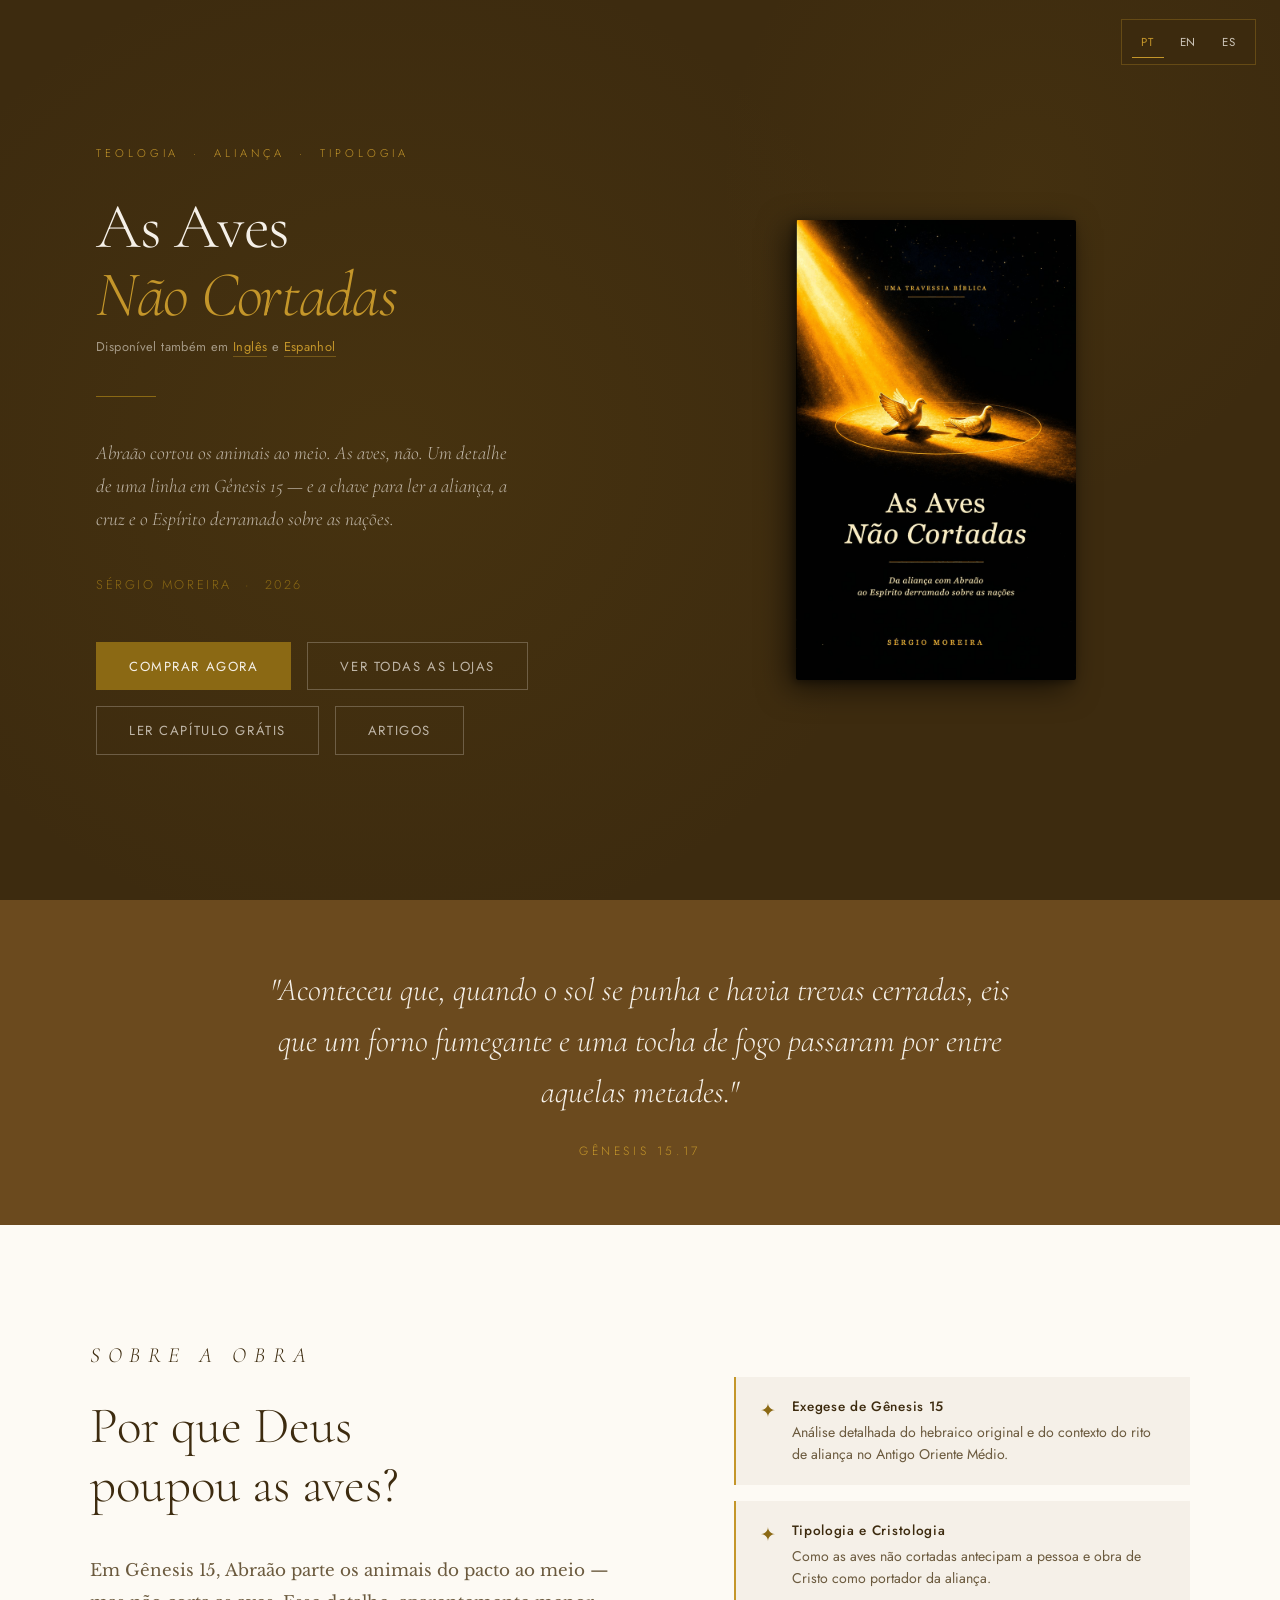
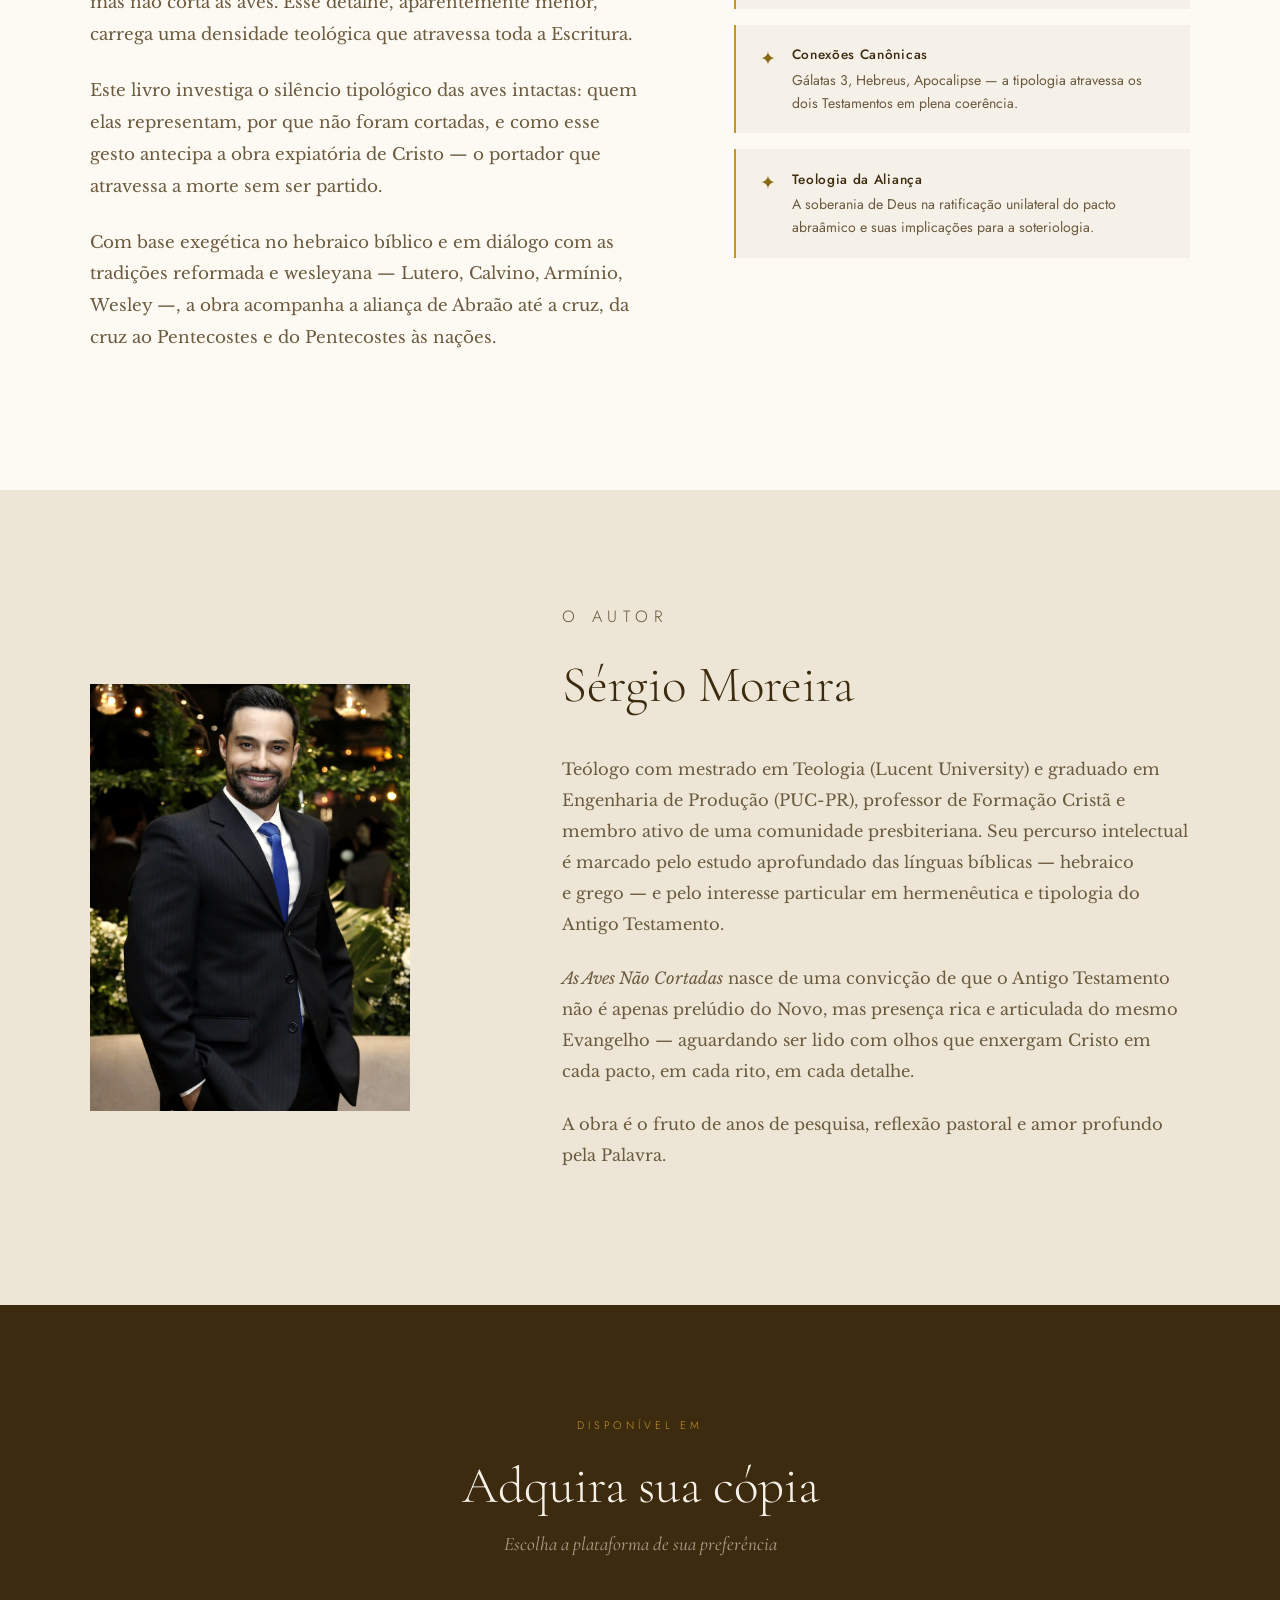
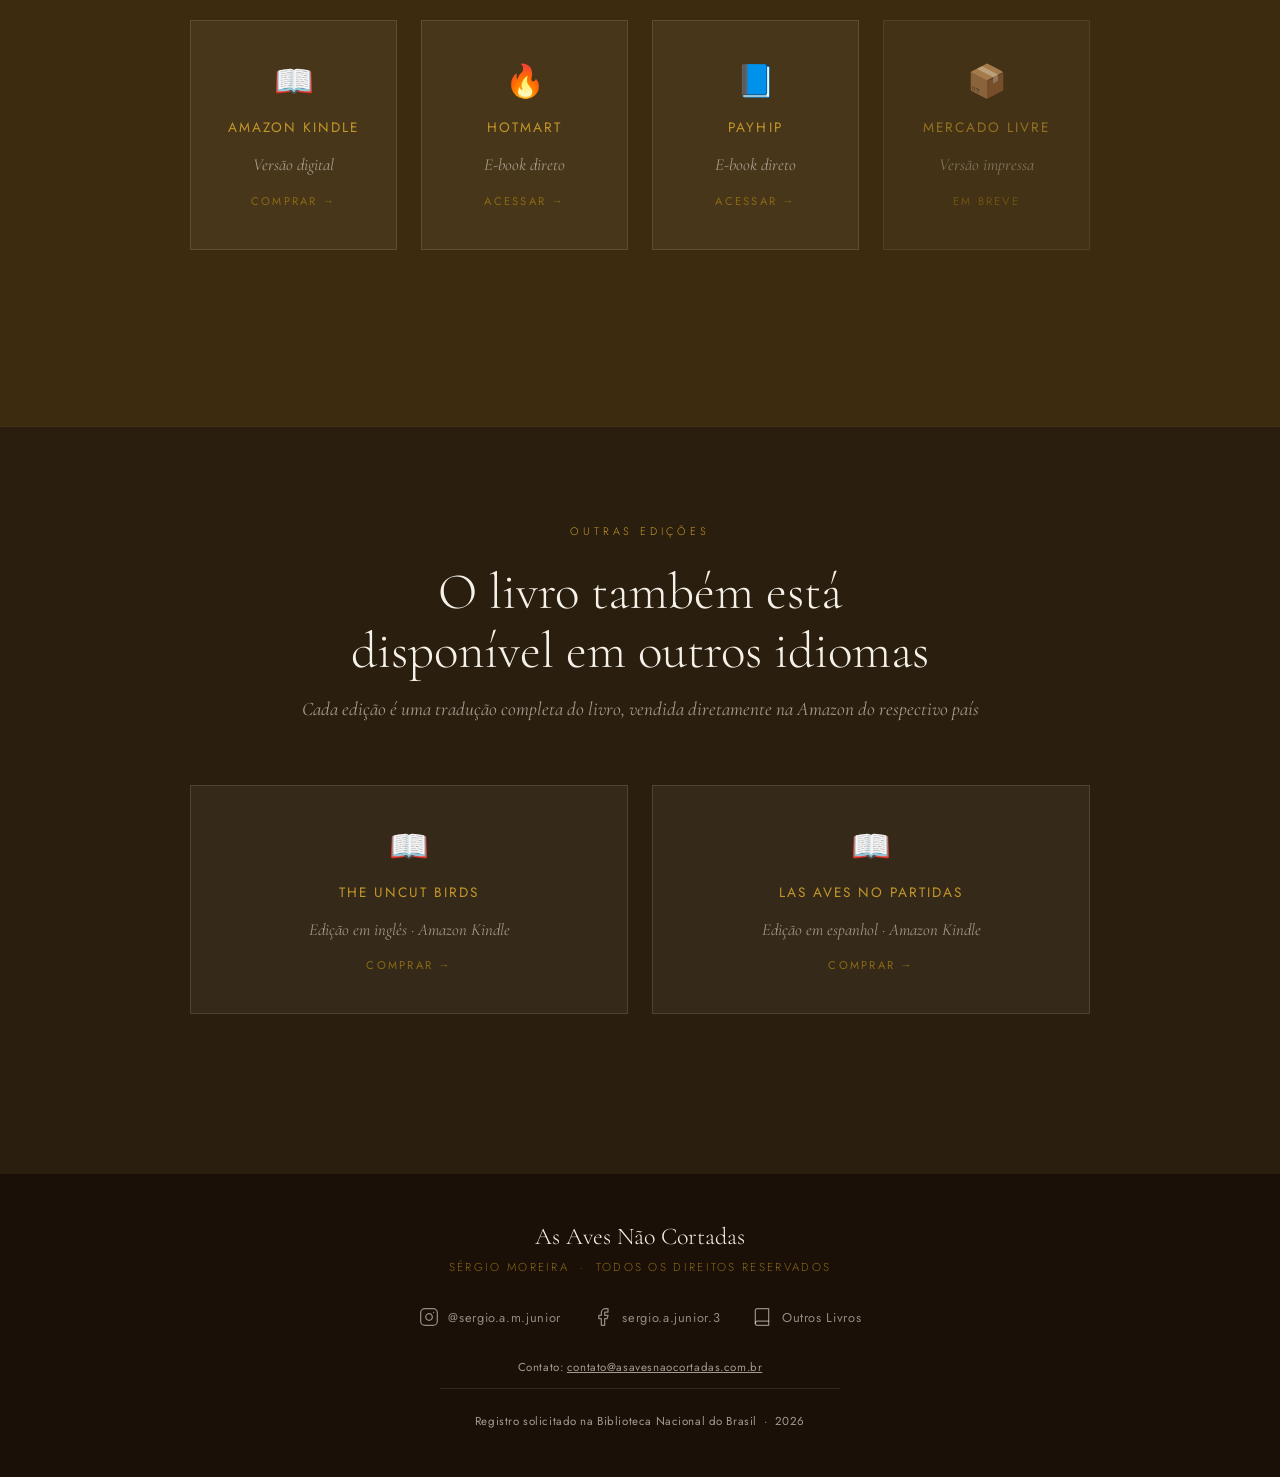
<file: index.html>
<!DOCTYPE html>
<html lang="pt-BR">
<head>
<meta charset="UTF-8">
<meta name="viewport" content="width=device-width, initial-scale=1.0">
<title>As Aves Não Cortadas — Sérgio Moreira | Livro de teologia sobre Gênesis 15</title>
<meta name="description" content="Por que Deus não cortou as aves na aliança de Gênesis 15? Um estudo teológico que acompanha a promessa de Abraão até a cruz, o Espírito derramado em Pentecostes e as nações. Livro de Sérgio Moreira.">
<meta property="og:type" content="book">
<meta property="og:title" content="As Aves Não Cortadas — Sérgio Moreira">
<meta property="og:description" content="Da aliança com Abraão ao Espírito derramado sobre as nações.">
<meta property="og:image" content="https://asavesnaocortadas.com.br/Capa.png">
<meta property="og:url" content="https://asavesnaocortadas.com.br/">
<link rel="preconnect" href="https://fonts.googleapis.com">
<link rel="preconnect" href="https://fonts.gstatic.com" crossorigin>
<link href="https://fonts.googleapis.com/css2?family=Cormorant+Garamond:ital,wght@0,300;0,400;0,600;1,300;1,400&family=Libre+Baskerville:ital,wght@0,400;0,700;1,400&family=Jost:wght@300;400;500&display=swap" rel="stylesheet">
<style>
  :root {
    --creme: #F5F0E8; --creme-dark: #EDE6D6; --dourado: #8B6914;
    --dourado-claro: #C4962A; --marrom: #3D2B0F; --marrom-medio: #6B4A1E;
    --texto: #2A1F0E; --texto-suave: #6B5A3E; --branco: #FDFAF4;
  }
  * { margin: 0; padding: 0; box-sizing: border-box; }
  html { scroll-behavior: smooth; }
  body { background: var(--creme); color: var(--texto); font-family: 'Libre Baskerville', serif; overflow-x: hidden; }
  .lang-nav { position: fixed; top: 1.2rem; right: 1.5rem; z-index: 100; display: flex; gap: 0.4rem; background: rgba(61,43,15,0.85); backdrop-filter: blur(8px); padding: 0.4rem 0.6rem; border: 1px solid rgba(196,150,42,0.3); }
  .lang-btn { font-family: 'Jost', sans-serif; font-size: 0.72rem; font-weight: 400; letter-spacing: 0.08em; color: rgba(245,240,232,0.55); text-decoration: none; padding: 0.25rem 0.5rem; transition: color 0.2s ease; }
  .lang-btn:hover { color: var(--dourado-claro); }
  .lang-btn.active { color: var(--dourado-claro); border-bottom: 1px solid var(--dourado-claro); }
  .hero { min-height: 100vh; background: var(--marrom); display: grid; grid-template-columns: 1fr 1fr; position: relative; overflow: hidden; }
  .hero::before { content: ''; position: absolute; inset: 0; background: radial-gradient(ellipse 60% 80% at 30% 50%, rgba(139,105,20,0.12) 0%, transparent 70%), radial-gradient(ellipse 40% 60% at 80% 20%, rgba(139,105,20,0.08) 0%, transparent 60%); pointer-events: none; }
  .hero-text { display: flex; flex-direction: column; justify-content: center; padding: 5rem 4rem 5rem 6rem; position: relative; z-index: 2; }
  .hero-eyebrow { font-family: 'Jost', sans-serif; font-weight: 300; font-size: 0.7rem; letter-spacing: 0.35em; text-transform: uppercase; color: var(--dourado-claro); margin-bottom: 2rem; }
  .hero-title { font-family: 'Cormorant Garamond', serif; font-weight: 300; font-size: clamp(3.2rem, 5vw, 5.5rem); line-height: 1.05; color: var(--creme); letter-spacing: -0.02em; }
  .hero-title em { font-style: italic; color: var(--dourado-claro); }
  .hero-divider { width: 60px; height: 1px; background: var(--dourado); margin: 2.5rem 0; }
  .hero-subtitle { font-family: 'Cormorant Garamond', serif; font-style: italic; font-weight: 300; font-size: 1.2rem; line-height: 1.7; color: rgba(245,240,232,0.7); max-width: 420px; }
  .hero-autor { margin-top: 2.5rem; font-family: 'Jost', sans-serif; font-weight: 300; font-size: 0.8rem; letter-spacing: 0.2em; text-transform: uppercase; color: var(--dourado); }
  .hero-cta-group { margin-top: 3rem; display: flex; gap: 1rem; flex-wrap: wrap; }
  .btn-primary { display: inline-block; padding: 0.85rem 2rem; background: var(--dourado); color: var(--creme); font-family: 'Jost', sans-serif; font-weight: 400; font-size: 0.82rem; letter-spacing: 0.12em; text-transform: uppercase; text-decoration: none; border: 1px solid var(--dourado); transition: all 0.3s ease; }
  .btn-primary:hover { background: var(--dourado-claro); border-color: var(--dourado-claro); }
  .btn-secondary { display: inline-block; padding: 0.85rem 2rem; background: transparent; color: rgba(245,240,232,0.7); font-family: 'Jost', sans-serif; font-weight: 400; font-size: 0.82rem; letter-spacing: 0.12em; text-transform: uppercase; text-decoration: none; border: 1px solid rgba(245,240,232,0.25); transition: all 0.3s ease; }
  .btn-secondary:hover { border-color: rgba(245,240,232,0.6); color: var(--creme); }
  .hero-book { display: flex; align-items: center; justify-content: center; padding: 5rem 5rem 5rem 2rem; position: relative; z-index: 2; }
  .book-wrapper { position: relative; width: 280px; }
  .book-img { width: 100%; border-radius: 2px; box-shadow: -8px 8px 30px rgba(0,0,0,0.6), -2px 2px 8px rgba(0,0,0,0.4); display: block; }
  .versiculo { background: var(--marrom-medio); padding: 4rem 2rem; text-align: center; }
  .versiculo blockquote { font-family: 'Cormorant Garamond', serif; font-style: italic; font-weight: 300; font-size: clamp(1.4rem, 2.5vw, 2rem); color: var(--creme); max-width: 750px; margin: 0 auto; line-height: 1.6; }
  .versiculo cite { display: block; margin-top: 1.5rem; font-family: 'Jost', sans-serif; font-style: normal; font-weight: 300; font-size: 0.75rem; letter-spacing: 0.3em; text-transform: uppercase; color: var(--dourado-claro); }
  .sobre { background: var(--branco); padding: 7rem 2rem; }
  .container { max-width: 1100px; margin: 0 auto; }
  .section-label { font-family: 'Jost', sans-serif; font-weight: 300; font-size: 0.68rem; letter-spacing: 0.35em; text-transform: uppercase; color: var(--dourado); margin-bottom: 1.5rem; }
  .section-title { font-family: 'Cormorant Garamond', serif; font-weight: 300; font-size: clamp(2.2rem, 4vw, 3.5rem); line-height: 1.15; color: var(--marrom); margin-bottom: 2.5rem; }
  .sobre-grid { display: grid; grid-template-columns: 1.2fr 1fr; gap: 6rem; align-items: start; }
  .sobre-texto p { font-size: 1.05rem; line-height: 1.9; color: var(--texto-suave); margin-bottom: 1.5rem; }
  .sobre-texto p:first-child { font-family: 'Cormorant Garamond', serif; font-size: 1.35rem; font-style: italic; color: var(--marrom); line-height: 1.7; }
  .temas { margin-top: 2.5rem; display: flex; flex-direction: column; gap: 1rem; }
  .tema-item { display: flex; align-items: flex-start; gap: 1rem; padding: 1.2rem 1.5rem; border-left: 2px solid var(--dourado-claro); background: var(--creme); }
  .tema-icon { font-size: 1.2rem; color: var(--dourado); flex-shrink: 0; margin-top: 0.1rem; }
  .tema-content h4 { font-family: 'Jost', sans-serif; font-weight: 500; font-size: 0.85rem; letter-spacing: 0.05em; color: var(--marrom); margin-bottom: 0.3rem; }
  .tema-content p { font-size: 0.88rem !important; line-height: 1.6 !important; color: var(--texto-suave) !important; margin: 0 !important; font-family: 'Jost', sans-serif; }
  .autor { background: var(--creme-dark); padding: 7rem 2rem; }
  .autor-grid { display: grid; grid-template-columns: 1fr 1.6fr; gap: 5rem; align-items: center; }
  .autor-foto-wrapper { position: relative; }
  .autor-foto { width: 100%; max-width: 320px; aspect-ratio: 3/4; object-fit: cover; display: block; filter: sepia(15%) contrast(1.05); }
  .autor-foto-frame { position: absolute; top: 20px; left: 20px; right: -20px; bottom: -20px; border: 1px solid var(--dourado); z-index: -1; }
  .autor-bio p { font-size: 1.02rem; line-height: 1.9; color: var(--texto-suave); margin-bottom: 1.4rem; }
  .onde { background: var(--marrom); padding: 7rem 2rem; text-align: center; }
  .onde .section-label { color: var(--dourado-claro); }
  .onde .section-title { color: var(--creme); margin-bottom: 1rem; }
  .onde-subtitulo { font-family: 'Cormorant Garamond', serif; font-style: italic; font-size: 1.2rem; color: rgba(245,240,232,0.6); margin-bottom: 4rem; }
  .idiomas-livro { background: var(--texto); padding: 6rem 2rem; text-align: center; border-top: 1px solid rgba(196,150,42,0.15); }
  .idiomas-livro .section-label { color: var(--dourado-claro); }
  .idiomas-livro .section-title { color: var(--creme); margin-bottom: 1rem; max-width: 640px; margin-left: auto; margin-right: auto; }
  .lojas-grid { display: grid; grid-template-columns: repeat(auto-fit, minmax(180px, 1fr)); gap: 1.5rem; max-width: 900px; margin: 0 auto 4rem; }
  .loja-card { background: rgba(245,240,232,0.05); border: 1px solid rgba(245,240,232,0.12); padding: 2.5rem 1.5rem; text-decoration: none; color: var(--creme); transition: all 0.3s ease; display: flex; flex-direction: column; align-items: center; gap: 1rem; }
  .loja-card:hover { background: rgba(139,105,20,0.2); border-color: var(--dourado); transform: translateY(-4px); }
  .loja-em-breve { opacity: 0.5; cursor: default; }
  .loja-em-breve:hover { background: rgba(245,240,232,0.05); border-color: rgba(245,240,232,0.12); transform: none; }
  .loja-icon { font-size: 2rem; }
  .loja-nome { font-family: 'Jost', sans-serif; font-weight: 400; font-size: 0.85rem; letter-spacing: 0.15em; text-transform: uppercase; color: var(--dourado-claro); }
  .loja-desc { font-family: 'Cormorant Garamond', serif; font-style: italic; font-size: 1.05rem; color: rgba(245,240,232,0.55); line-height: 1.4; }
  .loja-link-text { font-family: 'Jost', sans-serif; font-size: 0.7rem; letter-spacing: 0.2em; text-transform: uppercase; color: var(--dourado); }
  footer { background: #1A1007; padding: 3rem 2rem; text-align: center; }
  .footer-title { font-family: 'Cormorant Garamond', serif; font-weight: 300; font-size: 1.5rem; color: var(--creme); margin-bottom: 0.5rem; }
  .footer-sub { font-family: 'Jost', sans-serif; font-weight: 300; font-size: 0.72rem; letter-spacing: 0.2em; text-transform: uppercase; color: var(--dourado); margin-bottom: 2rem; }
  footer hr { border: none; border-top: 1px solid rgba(245,240,232,0.1); max-width: 400px; margin: 0 auto 1.5rem; }
  .footer-copy { font-family: 'Jost', sans-serif; font-size: 0.72rem; color: rgba(245,240,232,0.3); letter-spacing: 0.05em; }
  .footer-social { display: flex; justify-content: center; gap: 2rem; margin-bottom: 2rem; flex-wrap: wrap; }
  .social-link { display: flex; align-items: center; gap: 0.6rem; color: rgba(245,240,232,0.55); text-decoration: none; font-family: 'Jost', sans-serif; font-size: 0.8rem; letter-spacing: 0.05em; transition: color 0.3s ease; }
  .social-link:hover { color: var(--dourado-claro); }
  @media (max-width: 900px) {
    .hero { grid-template-columns: 1fr; min-height: auto; }
    .hero-text { padding: 4rem 2rem 2rem; order: 2; }
    .hero-book { order: 1; padding: 4rem 2rem 2rem; }
    .book-wrapper { width: 200px; }
    .sobre-grid, .autor-grid { grid-template-columns: 1fr; gap: 3rem; }
    .autor-foto { max-width: 220px; margin: 0 auto; }
    .autor-foto-frame { display: none; }
    .lojas-grid { grid-template-columns: 1fr; max-width: 360px; }
    .lang-nav { top: 0.8rem; right: 0.8rem; }
  }
  @media (max-width: 600px) {
    .hero-text { padding: 3rem 1.5rem 2rem; }
    .hero-cta-group { flex-direction: column; }
    .btn-primary, .btn-secondary { text-align: center; }
  }
  @keyframes fadeUp { from { opacity: 0; transform: translateY(30px); } to { opacity: 1; transform: translateY(0); } }
  .hero-eyebrow { animation: fadeUp 0.8s ease both; }
  .hero-title { animation: fadeUp 0.8s 0.15s ease both; }
  .hero-divider { animation: fadeUp 0.8s 0.3s ease both; }
  .hero-subtitle { animation: fadeUp 0.8s 0.4s ease both; }
  .hero-idiomas { font-family: 'Jost', sans-serif; font-size: 0.8rem; letter-spacing: 0.03em; color: rgba(245,240,232,0.55); margin: 0.6rem 0 0; animation: fadeUp 0.8s 0.35s ease both; }
  .hero-idiomas a { color: var(--dourado-claro); text-decoration: none; border-bottom: 1px solid rgba(196,150,42,0.4); transition: border-color 0.2s ease; }
  .hero-idiomas a:hover { border-color: var(--dourado-claro); }
  .hero-autor { animation: fadeUp 0.8s 0.5s ease both; }
  .hero-cta-group { animation: fadeUp 0.8s 0.6s ease both; }
  .book-wrapper { animation: fadeUp 0.8s 0.3s ease both; }
</style>
<link rel="canonical" href="https://asavesnaocortadas.com.br/">
<link rel="alternate" hreflang="pt-BR" href="https://asavesnaocortadas.com.br/">
<link rel="alternate" hreflang="en" href="https://asavesnaocortadas.com.br/en/">
<link rel="alternate" hreflang="es" href="https://asavesnaocortadas.com.br/es/">
<link rel="alternate" hreflang="x-default" href="https://asavesnaocortadas.com.br/">
<script type="application/ld+json">{"@context":"https://schema.org","@graph":[{"@type":"WebSite","@id":"https://asavesnaocortadas.com.br/#site","url":"https://asavesnaocortadas.com.br/","name":"As Aves Não Cortadas","inLanguage":["pt-BR","en","es"],"publisher":{"@id":"https://asavesnaocortadas.com.br/#autor"}},{"@type":"Person","@id":"https://asavesnaocortadas.com.br/#autor","name":"Sérgio Moreira","url":"https://asavesnaocortadas.com.br/#autor","image":"https://asavesnaocortadas.com.br/autor.jpg","sameAs":["https://www.instagram.com/sergio.a.m.junior/","https://www.facebook.com/sergio.a.junior.3"],"jobTitle":"Teólogo e escritor"},{"@type":"Book","@id":"https://asavesnaocortadas.com.br/#livro","name":"As Aves Não Cortadas","alternativeHeadline":"Da aliança com Abraão ao Espírito derramado sobre as nações","description":"Por que Deus não cortou as aves na aliança de Gênesis 15? Um estudo teológico que acompanha a promessa de Abraão até a cruz, o Espírito derramado em Pentecostes e as nações. Livro de Sérgio Moreira.","author":{"@id":"https://asavesnaocortadas.com.br/#autor"},"publisher":{"@type":"Organization","name":"Gilgal Edições"},"inLanguage":"pt-BR","datePublished":"2026","url":"https://asavesnaocortadas.com.br/","image":"https://asavesnaocortadas.com.br/Capa.png","about":["Gênesis 15","Aliança abraâmica","Tipologia bíblica","Teologia da aliança"],"bookFormat":"https://schema.org/EBook","offers":{"@type":"Offer","url":"https://www.amazon.com.br/dp/B0HM5CHDGZ","price":"24.90","priceCurrency":"BRL","availability":"https://schema.org/InStock"},"isbn":"9786502146897","workTranslation":[{"@type":"Book","@id":"https://asavesnaocortadas.com.br/en/#livro","name":"The Uncut Birds","inLanguage":"en","url":"https://asavesnaocortadas.com.br/en/"},{"@type":"Book","@id":"https://asavesnaocortadas.com.br/es/#livro","name":"Las Aves No Partidas","inLanguage":"es","url":"https://asavesnaocortadas.com.br/es/"}]}]}</script>
<link rel="icon" href="/favicon.svg" type="image/svg+xml">
<link rel="manifest" href="/site.webmanifest">
<meta name="theme-color" content="#3D2B0F">
<meta name="author" content="Sérgio Moreira">
<meta property="og:site_name" content="As Aves Não Cortadas">
<meta property="og:locale" content="pt_BR">
<meta property="og:image:width" content="700">
<meta property="og:image:height" content="1152">
<meta property="og:image:alt" content="Capa do livro As Aves Não Cortadas, de Sérgio Moreira">
<meta name="twitter:card" content="summary">
<link rel="stylesheet" href="/assets/enhance.css">
</head>
<body>
<a class="skip" href="#conteudo">Ir para o conteúdo</a>

<nav class="lang-nav" aria-label="Idioma">
  <a href="/" class="lang-btn active">PT</a>
  <a href="/en/" class="lang-btn">EN</a>
  <a href="/es/" class="lang-btn">ES</a>
</nav>

<main id="conteudo">
<section class="hero">
  <div class="hero-text">
    <p class="hero-eyebrow">Teologia &nbsp;·&nbsp; Aliança &nbsp;·&nbsp; Tipologia</p>
    <h1 class="hero-title">As Aves<br><em>Não Cortadas</em></h1>
    <p class="hero-idiomas">Disponível também em <a href="https://www.amazon.com/dp/B0H73LWRV6" target="_blank" rel="noopener">Inglês</a> e <a href="https://www.amazon.es/dp/B0H73BCH73" target="_blank" rel="noopener">Espanhol</a></p>
    <div class="hero-divider"></div>
    <p class="hero-subtitle">Abraão cortou os animais ao meio. As aves, não. Um detalhe de uma linha em Gênesis 15 — e a chave para ler a aliança, a cruz e o Espírito derramado sobre as nações.</p>
    <p class="hero-autor">Sérgio Moreira &nbsp;·&nbsp; 2026</p>
    <div class="hero-cta-group">
      <a href="https://go.hotmart.com/M106552113T" target="_blank" rel="noopener" class="btn-primary">Comprar agora</a>
      <a href="#onde-encontrar" class="btn-secondary">Ver todas as lojas</a>
      <a href="/amostra/" class="btn-secondary">Ler capítulo grátis</a>
      <a href="/artigos/" class="btn-secondary">Artigos</a>
    </div>
  </div>
  <div class="hero-book">
    <div class="book-wrapper">
      <img src="Capa.png" alt="Capa do livro As Aves Não Cortadas — Sérgio Moreira" class="book-img" width="700" height="1152" fetchpriority="high" decoding="async">
    </div>
  </div>
</section>

<section class="versiculo">
  <blockquote>
    "Aconteceu que, quando o sol se punha e havia trevas cerradas, eis que um forno fumegante e uma tocha de fogo passaram por entre aquelas metades."
    <cite>Gênesis 15.17</cite>
  </blockquote>
</section>

<section class="sobre" id="sobre">
  <div class="container">
    <div class="sobre-grid">
      <div class="sobre-texto">
        <p class="section-label">Sobre a obra</p>
        <h2 class="section-title">Por que Deus poupou as aves?</h2>
        <p>Em Gênesis 15, Abraão parte os animais do pacto ao meio — mas não corta as aves. Esse detalhe, aparentemente menor, carrega uma densidade teológica que atravessa toda a Escritura.</p>
        <p>Este livro investiga o silêncio tipológico das aves intactas: quem elas representam, por que não foram cortadas, e como esse gesto antecipa a obra expiatória de Cristo — o portador que atravessa a morte sem ser partido.</p>
        <p>Com base exegética no hebraico bíblico e em diálogo com as tradições reformada e wesleyana — Lutero, Calvino, Armínio, Wesley —, a obra acompanha a aliança de Abraão até a cruz, da cruz ao Pentecostes e do Pentecostes às nações.</p>
      </div>
      <div>
        <div class="temas">
          <div class="tema-item"><span class="tema-icon">✦</span><div class="tema-content"><h4>Exegese de Gênesis 15</h4><p>Análise detalhada do hebraico original e do contexto do rito de aliança no Antigo Oriente Médio.</p></div></div>
          <div class="tema-item"><span class="tema-icon">✦</span><div class="tema-content"><h4>Tipologia e Cristologia</h4><p>Como as aves não cortadas antecipam a pessoa e obra de Cristo como portador da aliança.</p></div></div>
          <div class="tema-item"><span class="tema-icon">✦</span><div class="tema-content"><h4>Conexões Canônicas</h4><p>Gálatas 3, Hebreus, Apocalipse — a tipologia atravessa os dois Testamentos em plena coerência.</p></div></div>
          <div class="tema-item"><span class="tema-icon">✦</span><div class="tema-content"><h4>Teologia da Aliança</h4><p>A soberania de Deus na ratificação unilateral do pacto abraâmico e suas implicações para a soteriologia.</p></div></div>
        </div>
      </div>
    </div>
  </div>
</section>

<section class="autor" id="autor">
  <div class="container">
    <div class="autor-grid">
      <div class="autor-foto-wrapper">
        <img src="autor.jpg" alt="Sérgio Moreira, autor" class="autor-foto" width="900" height="1411" loading="lazy" decoding="async">
        <div class="autor-foto-frame"></div>
      </div>
      <div class="autor-bio">
        <p class="section-label">O autor</p>
        <h2 class="section-title">Sérgio Moreira</h2>
        <p>Teólogo com mestrado em Teologia (Lucent University) e graduado em Engenharia de Produção (PUC-PR), professor de Formação Cristã e membro ativo de uma comunidade presbiteriana. Seu percurso intelectual é marcado pelo estudo aprofundado das línguas bíblicas — hebraico e grego — e pelo interesse particular em hermenêutica e tipologia do Antigo Testamento.</p>
        <p><em>As Aves Não Cortadas</em> nasce de uma convicção de que o Antigo Testamento não é apenas prelúdio do Novo, mas presença rica e articulada do mesmo Evangelho — aguardando ser lido com olhos que enxergam Cristo em cada pacto, em cada rito, em cada detalhe.</p>
        <p>A obra é o fruto de anos de pesquisa, reflexão pastoral e amor profundo pela Palavra.</p>
      </div>
    </div>
  </div>
</section>

<section class="onde" id="onde-encontrar">
  <div class="container">
    <p class="section-label">Disponível em</p>
    <h2 class="section-title">Adquira sua cópia</h2>
    <p class="onde-subtitulo">Escolha a plataforma de sua preferência</p>
    <div class="lojas-grid">
      <a href="https://www.amazon.com.br/dp/B0HM5CHDGZ" class="loja-card" target="_blank" rel="noopener"><span class="loja-icon">📖</span><span class="loja-nome">Amazon Kindle</span><span class="loja-desc">Versão digital</span><span class="loja-link-text">Comprar →</span></a>
      <a href="https://go.hotmart.com/M106552113T" class="loja-card" target="_blank" rel="noopener"><span class="loja-icon">🔥</span><span class="loja-nome">Hotmart</span><span class="loja-desc">E-book direto</span><span class="loja-link-text">Acessar →</span></a>
      <a href="https://payhip.com/b/uIAxt" class="loja-card" target="_blank" rel="noopener"><span class="loja-icon">📘</span><span class="loja-nome">PayHip</span><span class="loja-desc">E-book direto</span><span class="loja-link-text">Acessar →</span></a>
      <div class="loja-card loja-em-breve"><span class="loja-icon">📦</span><span class="loja-nome">Mercado Livre</span><span class="loja-desc">Versão impressa</span><span class="loja-link-text">Em breve</span></div>
    </div>
  </div>
</section>

<section class="idiomas-livro" id="outras-edicoes">
  <div class="container">
    <p class="section-label">Outras edições</p>
    <h2 class="section-title">O livro também está disponível em outros idiomas</h2>
    <p class="onde-subtitulo">Cada edição é uma tradução completa do livro, vendida diretamente na Amazon do respectivo país</p>
    <div class="lojas-grid">
      <a href="https://www.amazon.com/dp/B0H73LWRV6" class="loja-card" target="_blank" rel="noopener"><span class="loja-icon">📖</span><span class="loja-nome">The Uncut Birds</span><span class="loja-desc">Edição em inglês · Amazon Kindle</span><span class="loja-link-text">Comprar →</span></a>
      <a href="https://www.amazon.es/dp/B0H73BCH73" class="loja-card" target="_blank" rel="noopener"><span class="loja-icon">📖</span><span class="loja-nome">Las Aves No Partidas</span><span class="loja-desc">Edição em espanhol · Amazon Kindle</span><span class="loja-link-text">Comprar →</span></a>
    </div>
  </div>
</section>

</main>

<footer>
  <p class="footer-title">As Aves Não Cortadas</p>
  <p class="footer-sub">Sérgio Moreira &nbsp;·&nbsp; Todos os direitos reservados</p>
  <div class="footer-social">
    <a href="https://www.instagram.com/sergio.a.m.junior/" target="_blank" rel="noopener" class="social-link" aria-label="Instagram">
      <svg xmlns="http://www.w3.org/2000/svg" width="20" height="20" viewBox="0 0 24 24" fill="none" stroke="currentColor" stroke-width="1.5" stroke-linecap="round" stroke-linejoin="round"><rect x="2" y="2" width="20" height="20" rx="5" ry="5"/><path d="M16 11.37A4 4 0 1 1 12.63 8 4 4 0 0 1 16 11.37z"/><line x1="17.5" y1="6.5" x2="17.51" y2="6.5"/></svg>
      <span>@sergio.a.m.junior</span>
    </a>
    <a href="https://www.facebook.com/sergio.a.junior.3" target="_blank" rel="noopener" class="social-link" aria-label="Facebook">
      <svg xmlns="http://www.w3.org/2000/svg" width="20" height="20" viewBox="0 0 24 24" fill="none" stroke="currentColor" stroke-width="1.5" stroke-linecap="round" stroke-linejoin="round"><path d="M18 2h-3a5 5 0 0 0-5 5v3H7v4h3v8h4v-8h3l1-4h-4V7a1 1 0 0 1 1-1h3z"/></svg>
      <span>sergio.a.junior.3</span>
    </a>
    <a href="/outros-livros/" class="social-link" aria-label="Outros Livros">
      <svg xmlns="http://www.w3.org/2000/svg" width="20" height="20" viewBox="0 0 24 24" fill="none" stroke="currentColor" stroke-width="1.5" stroke-linecap="round" stroke-linejoin="round"><path d="M4 19.5A2.5 2.5 0 0 1 6.5 17H20"/><path d="M6.5 2H20v20H6.5A2.5 2.5 0 0 1 4 19.5v-15A2.5 2.5 0 0 1 6.5 2z"/></svg>
      <span>Outros Livros</span>
    </a>
  </div>
  <p class="footer-copy" style="margin-bottom:0.8rem">Contato: <a href="mailto:contato@asavesnaocortadas.com.br" style="color:inherit">contato@asavesnaocortadas.com.br</a></p>
  <hr>
  <p class="footer-copy">Registro solicitado na Biblioteca Nacional do Brasil &nbsp;·&nbsp; <span id="ano"></span></p>
</footer>
<script>document.getElementById('ano').textContent = new Date().getFullYear();</script>
</body>
</html>
</file>
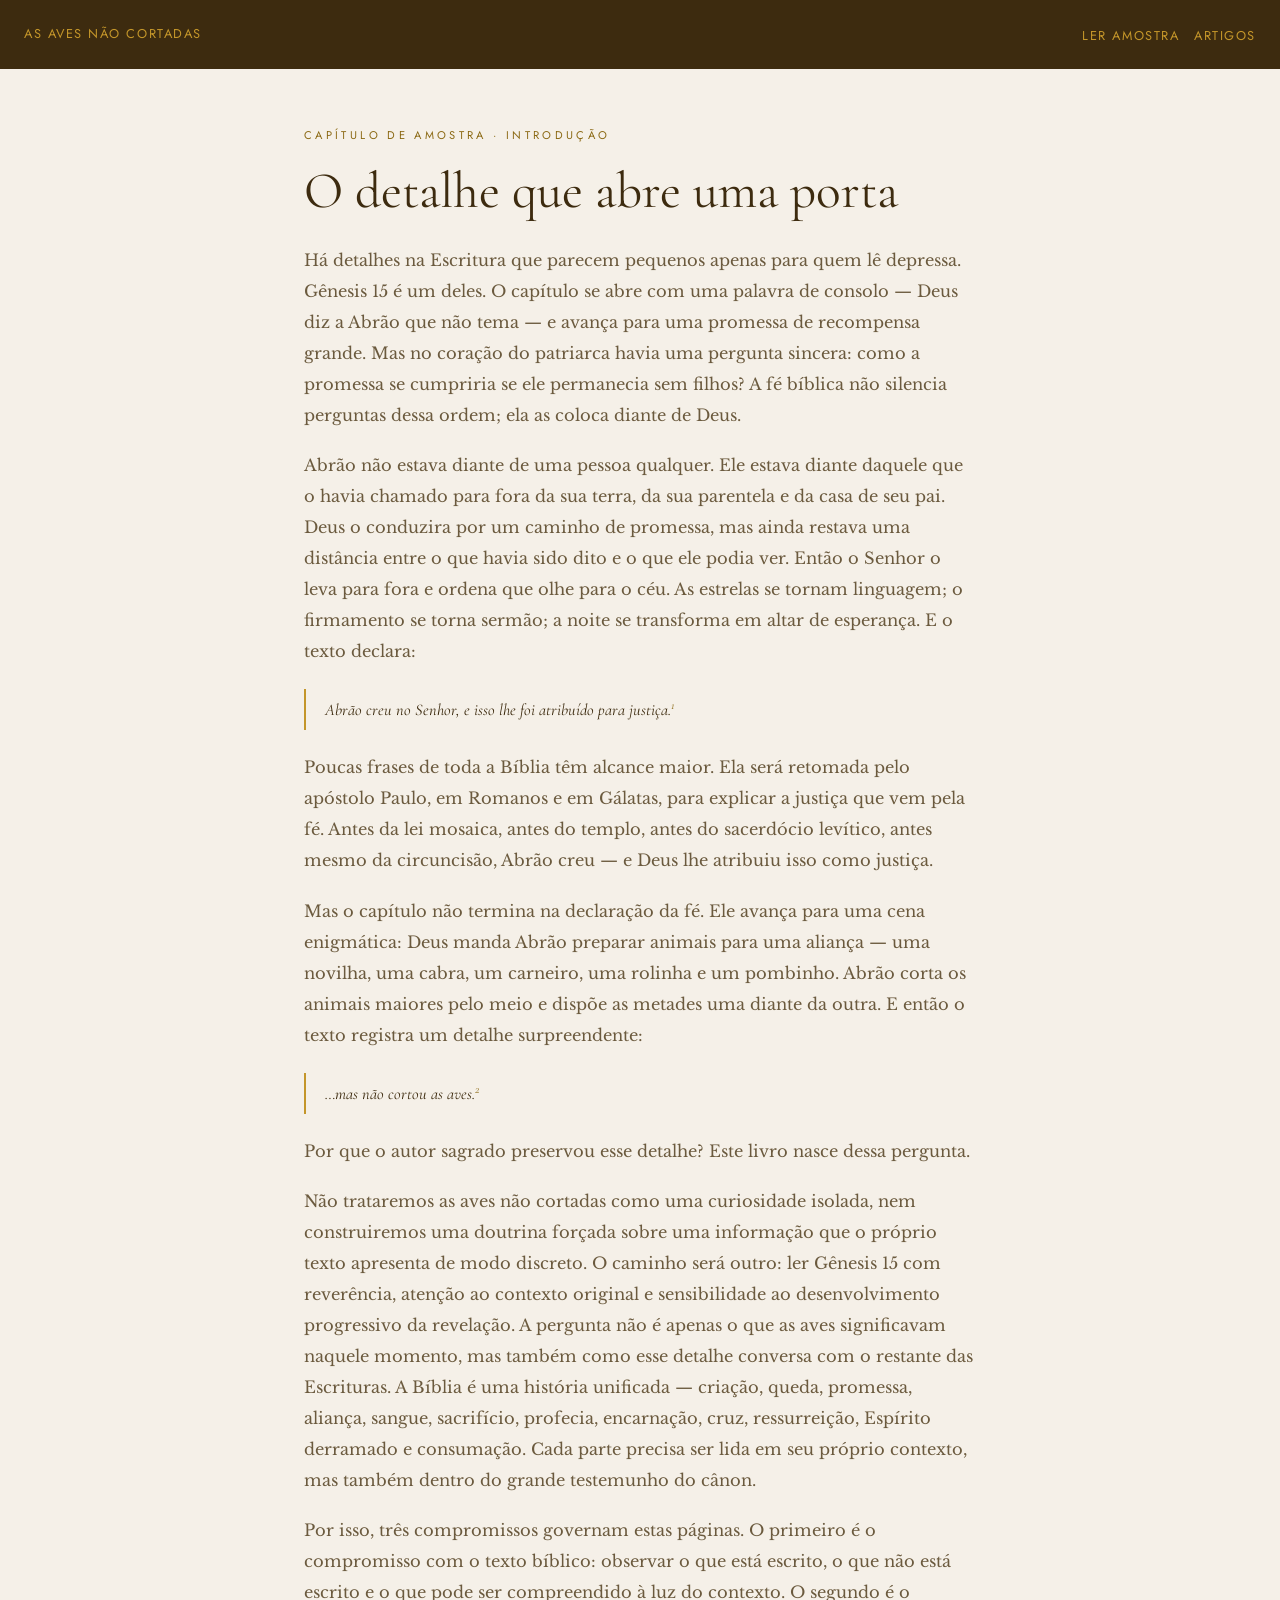
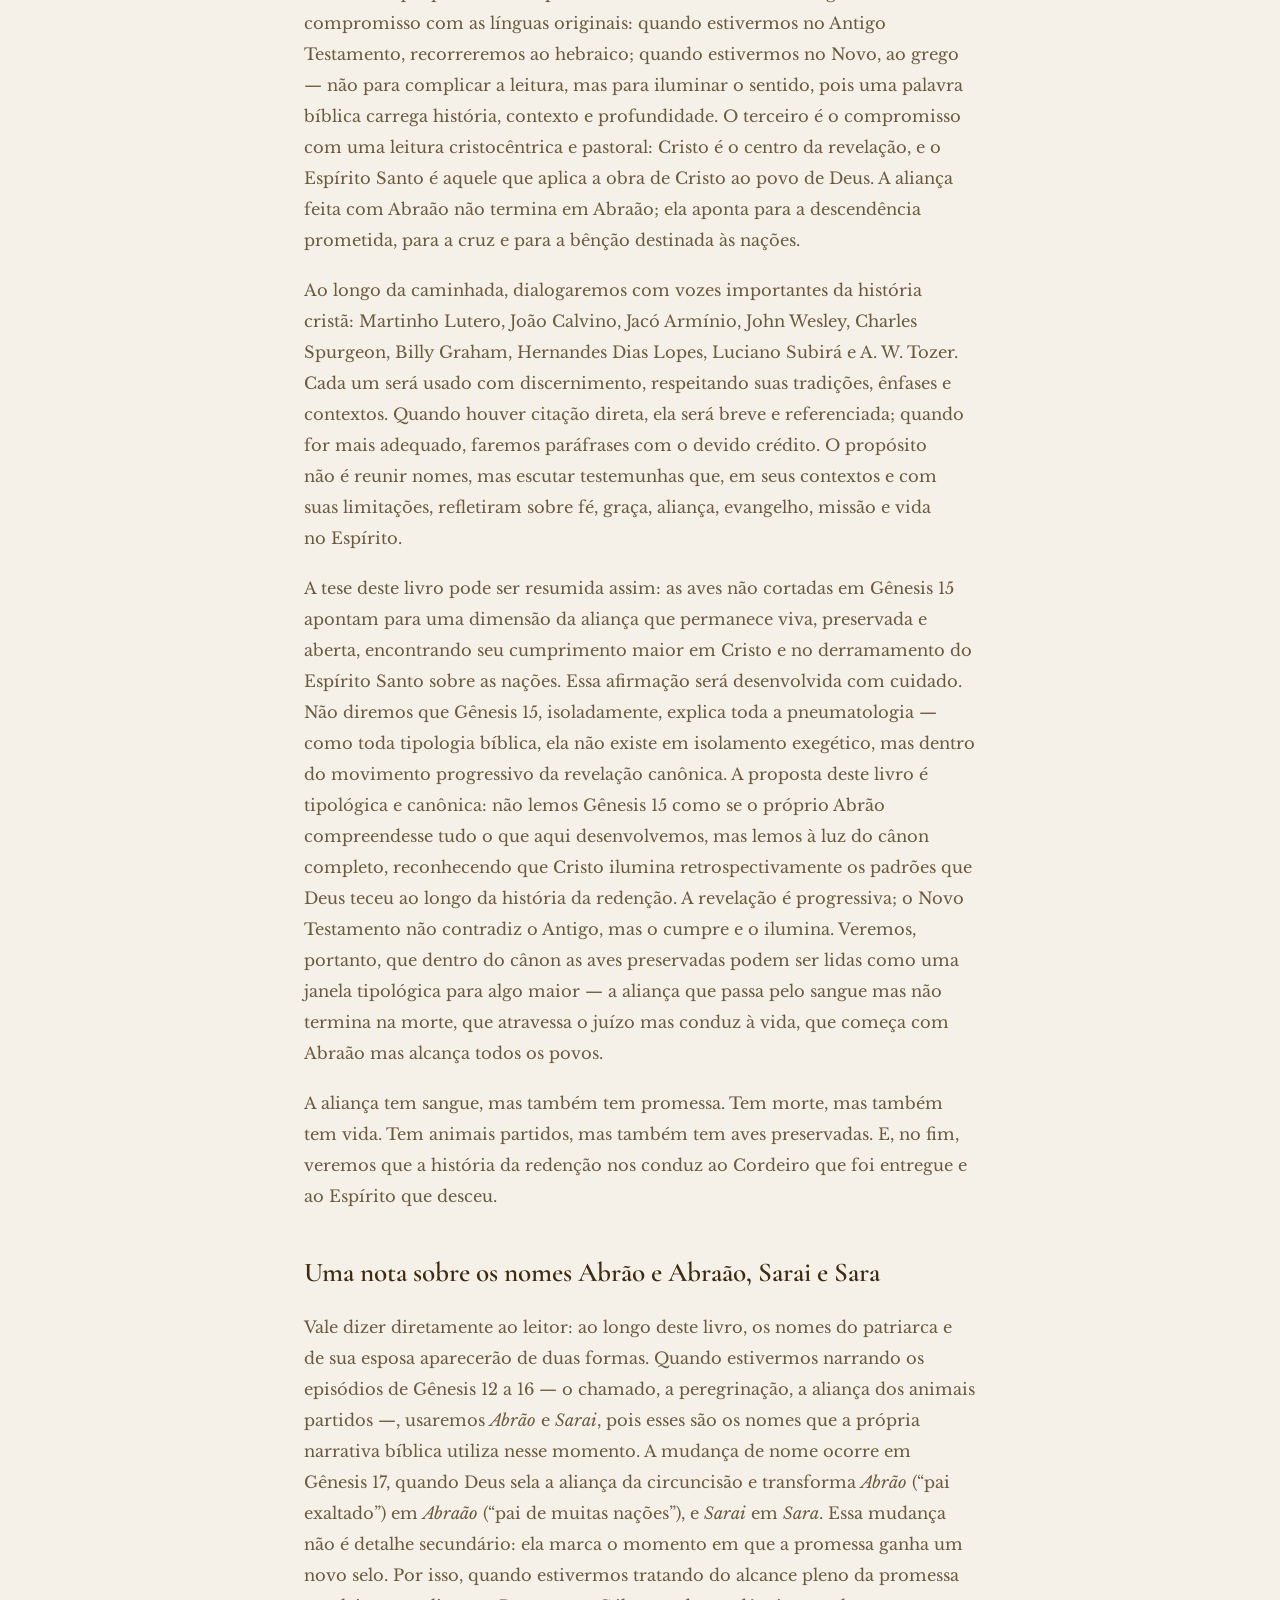
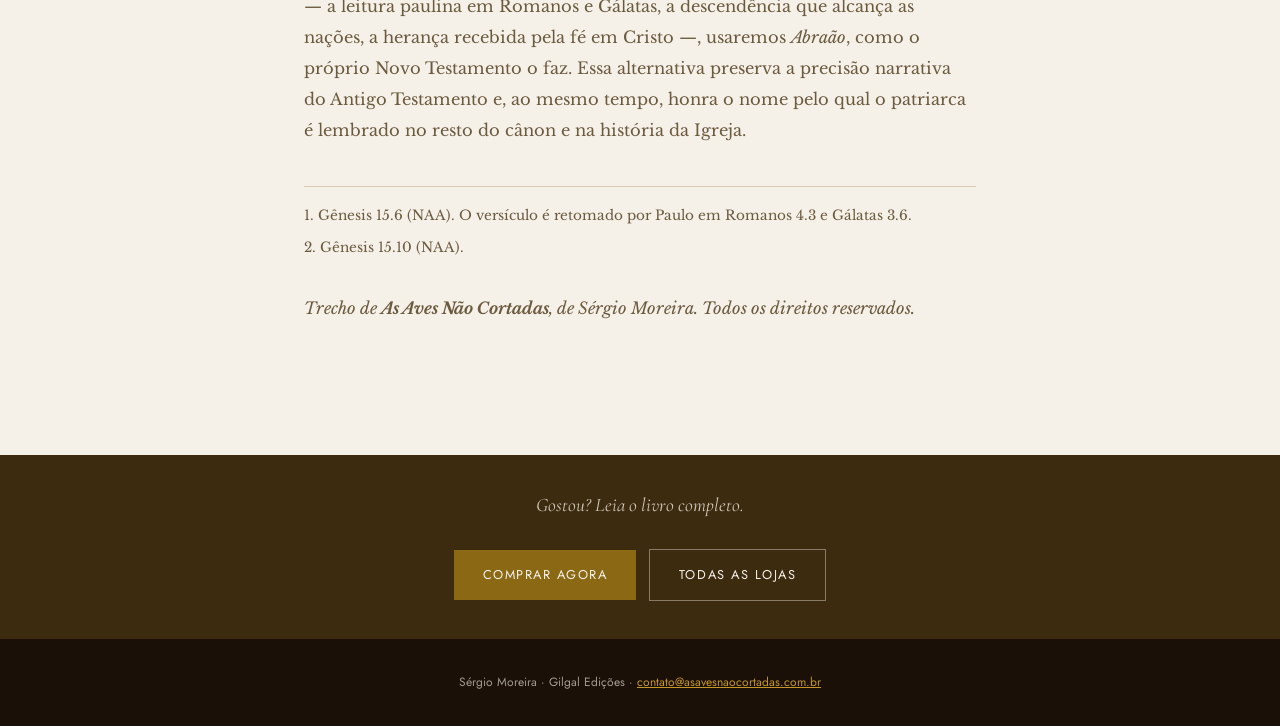
<file: amostra/index.html>
<!DOCTYPE html>
<html lang="pt-BR">
<head>
<meta charset="UTF-8"><meta name="viewport" content="width=device-width, initial-scale=1.0">
<title>Leia a Introdução de As Aves Não Cortadas — capítulo de amostra</title>
<meta name="description" content="Leia grátis a Introdução do livro As Aves Não Cortadas, de Sérgio Moreira: por que Abraão não cortou as aves em Gênesis 15?">
<link rel="canonical" href="https://asavesnaocortadas.com.br/amostra/">
<meta property="og:type" content="article"><meta property="og:title" content="Leia a Introdução de As Aves Não Cortadas — capítulo de amostra"><meta property="og:description" content="Leia grátis a Introdução do livro As Aves Não Cortadas, de Sérgio Moreira: por que Abraão não cortou as aves em Gênesis 15?"><meta property="og:url" content="https://asavesnaocortadas.com.br/amostra/"><meta property="og:image" content="https://asavesnaocortadas.com.br/Capa.png">
<script type="application/ld+json">{"@context":"https://schema.org","@type":"Article","headline":"Leia a Introdução de As Aves Não Cortadas — capítulo de amostra","author":{"@type":"Person","name":"Sérgio Moreira","url":"https://asavesnaocortadas.com.br/#autor"},"inLanguage":"pt-BR","mainEntityOfPage":"https://asavesnaocortadas.com.br/amostra/","publisher":{"@type":"Organization","name":"Gilgal Edições"},"image":"https://asavesnaocortadas.com.br/Capa.png","datePublished":"2026-10-06","dateModified":"2026-11-12","about":{"@type":"Book","name":"As Aves Não Cortadas","url":"https://asavesnaocortadas.com.br/"}}</script>
<script type="application/ld+json">{"@context":"https://schema.org","@type":"BreadcrumbList","itemListElement":[{"@type":"ListItem","position":1,"name":"Início","item":"https://asavesnaocortadas.com.br/"},{"@type":"ListItem","position":2,"name":"Capítulo de amostra","item":"https://asavesnaocortadas.com.br/amostra/"}]}</script>
<link rel="preconnect" href="https://fonts.googleapis.com"><link rel="preconnect" href="https://fonts.gstatic.com" crossorigin><link href="https://fonts.googleapis.com/css2?family=Cormorant+Garamond:ital,wght@0,300;0,400;0,600;1,300;1,400&family=Libre+Baskerville:ital,wght@0,400;0,700;1,400&family=Jost:wght@300;400;500&display=swap" rel="stylesheet"><link rel="stylesheet" href="/assets/site.css">
<link rel="icon" href="/favicon.svg" type="image/svg+xml">
<link rel="manifest" href="/site.webmanifest">
<meta name="theme-color" content="#3D2B0F">
<meta name="author" content="Sérgio Moreira">
<meta property="og:site_name" content="As Aves Não Cortadas">
<meta property="og:locale" content="pt_BR">
<meta property="og:image:width" content="700">
<meta property="og:image:height" content="1152">
<meta property="og:image:alt" content="Capa do livro As Aves Não Cortadas, de Sérgio Moreira">
<meta name="twitter:card" content="summary">
<link rel="stylesheet" href="/assets/enhance.css">
</head>
<body>
<a class="skip" href="#conteudo">Ir para o conteúdo</a>
<header><a href="/">As Aves Não Cortadas</a><nav aria-label="Seções"><a href="/amostra/">Ler amostra</a> &nbsp; <a href="/artigos/">Artigos</a></nav></header>
<main id="conteudo">
<p class="label">Capítulo de amostra · Introdução</p><h1>O detalhe que abre uma porta</h1>
<p>Há detalhes na Escritura que parecem pequenos apenas para quem lê depressa. Gênesis 15 é um deles. O capítulo se abre com uma palavra de consolo — Deus diz a Abrão que não tema — e avança para uma promessa de recompensa grande. Mas no coração do patriarca havia uma pergunta sincera: como a promessa se cumpriria se ele permanecia sem filhos? A fé bíblica não silencia perguntas dessa ordem; ela as coloca diante de Deus.</p>
<p>Abrão não estava diante de uma pessoa qualquer. Ele estava diante daquele que o havia chamado para fora da sua terra, da sua parentela e da casa de seu pai. Deus o conduzira por um caminho de promessa, mas ainda restava uma distância entre o que havia sido dito e o que ele podia ver. Então o Senhor o leva para fora e ordena que olhe para o céu. As estrelas se tornam linguagem; o firmamento se torna sermão; a noite se transforma em altar de esperança. E o texto declara:</p>
<blockquote><p>Abrão creu no Senhor, e isso lhe foi atribuído para justiça.<sup><a href="#fn1">1</a></sup></p></blockquote>
<p>Poucas frases de toda a Bíblia têm alcance maior. Ela será retomada pelo apóstolo Paulo, em Romanos e em Gálatas, para explicar a justiça que vem pela fé. Antes da lei mosaica, antes do templo, antes do sacerdócio levítico, antes mesmo da circuncisão, Abrão creu — e Deus lhe atribuiu isso como justiça.</p>
<p>Mas o capítulo não termina na declaração da fé. Ele avança para uma cena enigmática: Deus manda Abrão preparar animais para uma aliança — uma novilha, uma cabra, um carneiro, uma rolinha e um pombinho. Abrão corta os animais maiores pelo meio e dispõe as metades uma diante da outra. E então o texto registra um detalhe surpreendente:</p>
<blockquote><p>…mas não cortou as aves.<sup><a href="#fn2">2</a></sup></p></blockquote>
<p>Por que o autor sagrado preservou esse detalhe? Este livro nasce dessa pergunta.</p>
<p>Não trataremos as aves não cortadas como uma curiosidade isolada, nem construiremos uma doutrina forçada sobre uma informação que o próprio texto apresenta de modo discreto. O caminho será outro: ler Gênesis 15 com reverência, atenção ao contexto original e sensibilidade ao desenvolvimento progressivo da revelação. A pergunta não é apenas o que as aves significavam naquele momento, mas também como esse detalhe conversa com o restante das Escrituras. A Bíblia é uma história unificada — criação, queda, promessa, aliança, sangue, sacrifício, profecia, encarnação, cruz, ressurreição, Espírito derramado e consumação. Cada parte precisa ser lida em seu próprio contexto, mas também dentro do grande testemunho do cânon.</p>
<p>Por isso, três compromissos governam estas páginas. O primeiro é o compromisso com o texto bíblico: observar o que está escrito, o que não está escrito e o que pode ser compreendido à luz do contexto. O segundo é o compromisso com as línguas originais: quando estivermos no Antigo Testamento, recorreremos ao hebraico; quando estivermos no Novo, ao grego — não para complicar a leitura, mas para iluminar o sentido, pois uma palavra bíblica carrega história, contexto e profundidade. O terceiro é o compromisso com uma leitura cristocêntrica e pastoral: Cristo é o centro da revelação, e o Espírito Santo é aquele que aplica a obra de Cristo ao povo de Deus. A aliança feita com Abraão não termina em Abraão; ela aponta para a descendência prometida, para a cruz e para a bênção destinada às nações.</p>
<p>Ao longo da caminhada, dialogaremos com vozes importantes da história cristã: Martinho Lutero, João Calvino, Jacó Armínio, John Wesley, Charles Spurgeon, Billy Graham, Hernandes Dias Lopes, Luciano Subirá e A. W. Tozer. Cada um será usado com discernimento, respeitando suas tradições, ênfases e contextos. Quando houver citação direta, ela será breve e referenciada; quando for mais adequado, faremos paráfrases com o devido crédito. O propósito não é reunir nomes, mas escutar testemunhas que, em seus contextos e com suas limitações, refletiram sobre fé, graça, aliança, evangelho, missão e vida no Espírito.</p>
<p>A tese deste livro pode ser resumida assim: as aves não cortadas em Gênesis 15 apontam para uma dimensão da aliança que permanece viva, preservada e aberta, encontrando seu cumprimento maior em Cristo e no derramamento do Espírito Santo sobre as nações. Essa afirmação será desenvolvida com cuidado. Não diremos que Gênesis 15, isoladamente, explica toda a pneumatologia — como toda tipologia bíblica, ela não existe em isolamento exegético, mas dentro do movimento progressivo da revelação canônica. A proposta deste livro é tipológica e canônica: não lemos Gênesis 15 como se o próprio Abrão compreendesse tudo o que aqui desenvolvemos, mas lemos à luz do cânon completo, reconhecendo que Cristo ilumina retrospectivamente os padrões que Deus teceu ao longo da história da redenção. A revelação é progressiva; o Novo Testamento não contradiz o Antigo, mas o cumpre e o ilumina. Veremos, portanto, que dentro do cânon as aves preservadas podem ser lidas como uma janela tipológica para algo maior — a aliança que passa pelo sangue mas não termina na morte, que atravessa o juízo mas conduz à vida, que começa com Abraão mas alcança todos os povos.</p>
<p>A aliança tem sangue, mas também tem promessa. Tem morte, mas também tem vida. Tem animais partidos, mas também tem aves preservadas. E, no fim, veremos que a história da redenção nos conduz ao Cordeiro que foi entregue e ao Espírito que desceu.</p>
<h2>Uma nota sobre os nomes Abrão e Abraão, Sarai e Sara</h2>
<p>Vale dizer diretamente ao leitor: ao longo deste livro, os nomes do patriarca e de sua esposa aparecerão de duas formas. Quando estivermos narrando os episódios de Gênesis 12 a 16 — o chamado, a peregrinação, a aliança dos animais partidos —, usaremos <em>Abrão</em> e <em>Sarai</em>, pois esses são os nomes que a própria narrativa bíblica utiliza nesse momento. A mudança de nome ocorre em Gênesis 17, quando Deus sela a aliança da circuncisão e transforma <em>Abrão</em> (“pai exaltado”) em <em>Abraão</em> (“pai de muitas nações”), e <em>Sarai</em> em <em>Sara</em>. Essa mudança não é detalhe secundário: ela marca o momento em que a promessa ganha um novo selo. Por isso, quando estivermos tratando do alcance pleno da promessa — a leitura paulina em Romanos e Gálatas, a descendência que alcança as nações, a herança recebida pela fé em Cristo —, usaremos <em>Abraão</em>, como o próprio Novo Testamento o faz. Essa alternativa preserva a precisão narrativa do Antigo Testamento e, ao mesmo tempo, honra o nome pelo qual o patriarca é lembrado no resto do cânon e na história da Igreja.</p>

<div class="notas"><p id="fn1">1. Gênesis 15.6 (NAA). O versículo é retomado por Paulo em Romanos 4.3 e Gálatas 3.6.</p><p id="fn2">2. Gênesis 15.10 (NAA).</p></div>
<p style="margin-top:2rem"><em>Trecho de <strong>As Aves Não Cortadas</strong>, de Sérgio Moreira. Todos os direitos reservados.</em></p>
</main>
<div class="cta"><p>Gostou? Leia o livro completo.</p><a class="btn" href="https://go.hotmart.com/M106552113T" target="_blank" rel="noopener">Comprar agora</a><a class="btn alt" href="/#onde-encontrar">Todas as lojas</a></div>
<footer>Sérgio Moreira · Gilgal Edições · <a href="mailto:contato@asavesnaocortadas.com.br">contato@asavesnaocortadas.com.br</a></footer>
</body>
</html>
</file>
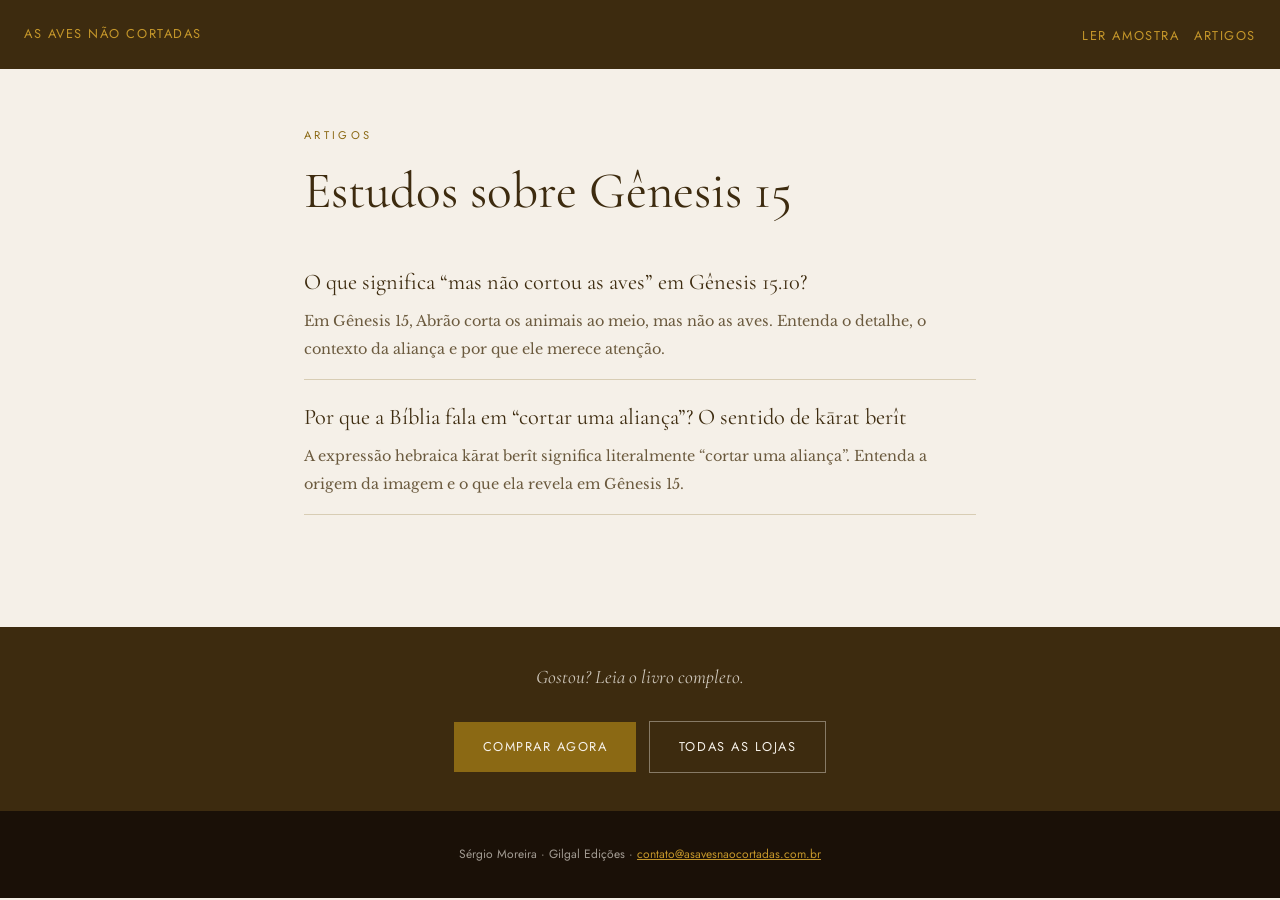
<file: artigos/index.html>
<!DOCTYPE html>
<html lang="pt-BR">
<head>
<meta charset="UTF-8"><meta name="viewport" content="width=device-width, initial-scale=1.0">
<title>Artigos sobre Gênesis 15 e a aliança com Abraão</title>
<meta name="description" content="Artigos do autor de As Aves Não Cortadas sobre Gênesis 15, a aliança abraâmica e o hebraico bíblico.">
<link rel="canonical" href="https://asavesnaocortadas.com.br/artigos/">
<meta property="og:type" content="article"><meta property="og:title" content="Artigos sobre Gênesis 15 e a aliança com Abraão"><meta property="og:description" content="Artigos do autor de As Aves Não Cortadas sobre Gênesis 15, a aliança abraâmica e o hebraico bíblico."><meta property="og:url" content="https://asavesnaocortadas.com.br/artigos/"><meta property="og:image" content="https://asavesnaocortadas.com.br/Capa.png">
<script type="application/ld+json">{"@context":"https://schema.org","@type":"CollectionPage","name":"Artigos sobre Gênesis 15 e a aliança com Abraão","url":"https://asavesnaocortadas.com.br/artigos/","inLanguage":"pt-BR","author":{"@type":"Person","name":"Sérgio Moreira","url":"https://asavesnaocortadas.com.br/#autor"},"about":{"@type":"Book","name":"As Aves Não Cortadas","url":"https://asavesnaocortadas.com.br/"}}</script>
<script type="application/ld+json">{"@context":"https://schema.org","@type":"BreadcrumbList","itemListElement":[{"@type":"ListItem","position":1,"name":"Início","item":"https://asavesnaocortadas.com.br/"},{"@type":"ListItem","position":2,"name":"Artigos","item":"https://asavesnaocortadas.com.br/artigos/"}]}</script>
<link rel="preconnect" href="https://fonts.googleapis.com"><link rel="preconnect" href="https://fonts.gstatic.com" crossorigin><link href="https://fonts.googleapis.com/css2?family=Cormorant+Garamond:ital,wght@0,300;0,400;0,600;1,300;1,400&family=Libre+Baskerville:ital,wght@0,400;0,700;1,400&family=Jost:wght@300;400;500&display=swap" rel="stylesheet"><link rel="stylesheet" href="/assets/site.css">
<link rel="icon" href="/favicon.svg" type="image/svg+xml">
<link rel="manifest" href="/site.webmanifest">
<meta name="theme-color" content="#3D2B0F">
<meta name="author" content="Sérgio Moreira">
<meta property="og:site_name" content="As Aves Não Cortadas">
<meta property="og:locale" content="pt_BR">
<meta property="og:image:width" content="700">
<meta property="og:image:height" content="1152">
<meta property="og:image:alt" content="Capa do livro As Aves Não Cortadas, de Sérgio Moreira">
<meta name="twitter:card" content="summary">
<link rel="stylesheet" href="/assets/enhance.css">
</head>
<body>
<a class="skip" href="#conteudo">Ir para o conteúdo</a>
<header><a href="/">As Aves Não Cortadas</a><nav aria-label="Seções"><a href="/amostra/">Ler amostra</a> &nbsp; <a href="/artigos/">Artigos</a></nav></header>
<main id="conteudo">
<p class="label">Artigos</p><h1>Estudos sobre Gênesis 15</h1><ul class="lista"><li><a href="/artigos/aves-nao-cortadas-genesis-15/">O que significa “mas não cortou as aves” em Gênesis 15.10?</a><p style="margin:.3rem 0 0;font-size:.9rem">Em Gênesis 15, Abrão corta os animais ao meio, mas não as aves. Entenda o detalhe, o contexto da aliança e por que ele merece atenção.</p></li><li><a href="/artigos/cortar-uma-alianca/">Por que a Bíblia fala em “cortar uma aliança”? O sentido de kārat berît</a><p style="margin:.3rem 0 0;font-size:.9rem">A expressão hebraica kārat berît significa literalmente “cortar uma aliança”. Entenda a origem da imagem e o que ela revela em Gênesis 15.</p></li></ul>
</main>
<div class="cta"><p>Gostou? Leia o livro completo.</p><a class="btn" href="https://go.hotmart.com/M106552113T" target="_blank" rel="noopener">Comprar agora</a><a class="btn alt" href="/#onde-encontrar">Todas as lojas</a></div>
<footer>Sérgio Moreira · Gilgal Edições · <a href="mailto:contato@asavesnaocortadas.com.br">contato@asavesnaocortadas.com.br</a></footer>
</body>
</html>
</file>
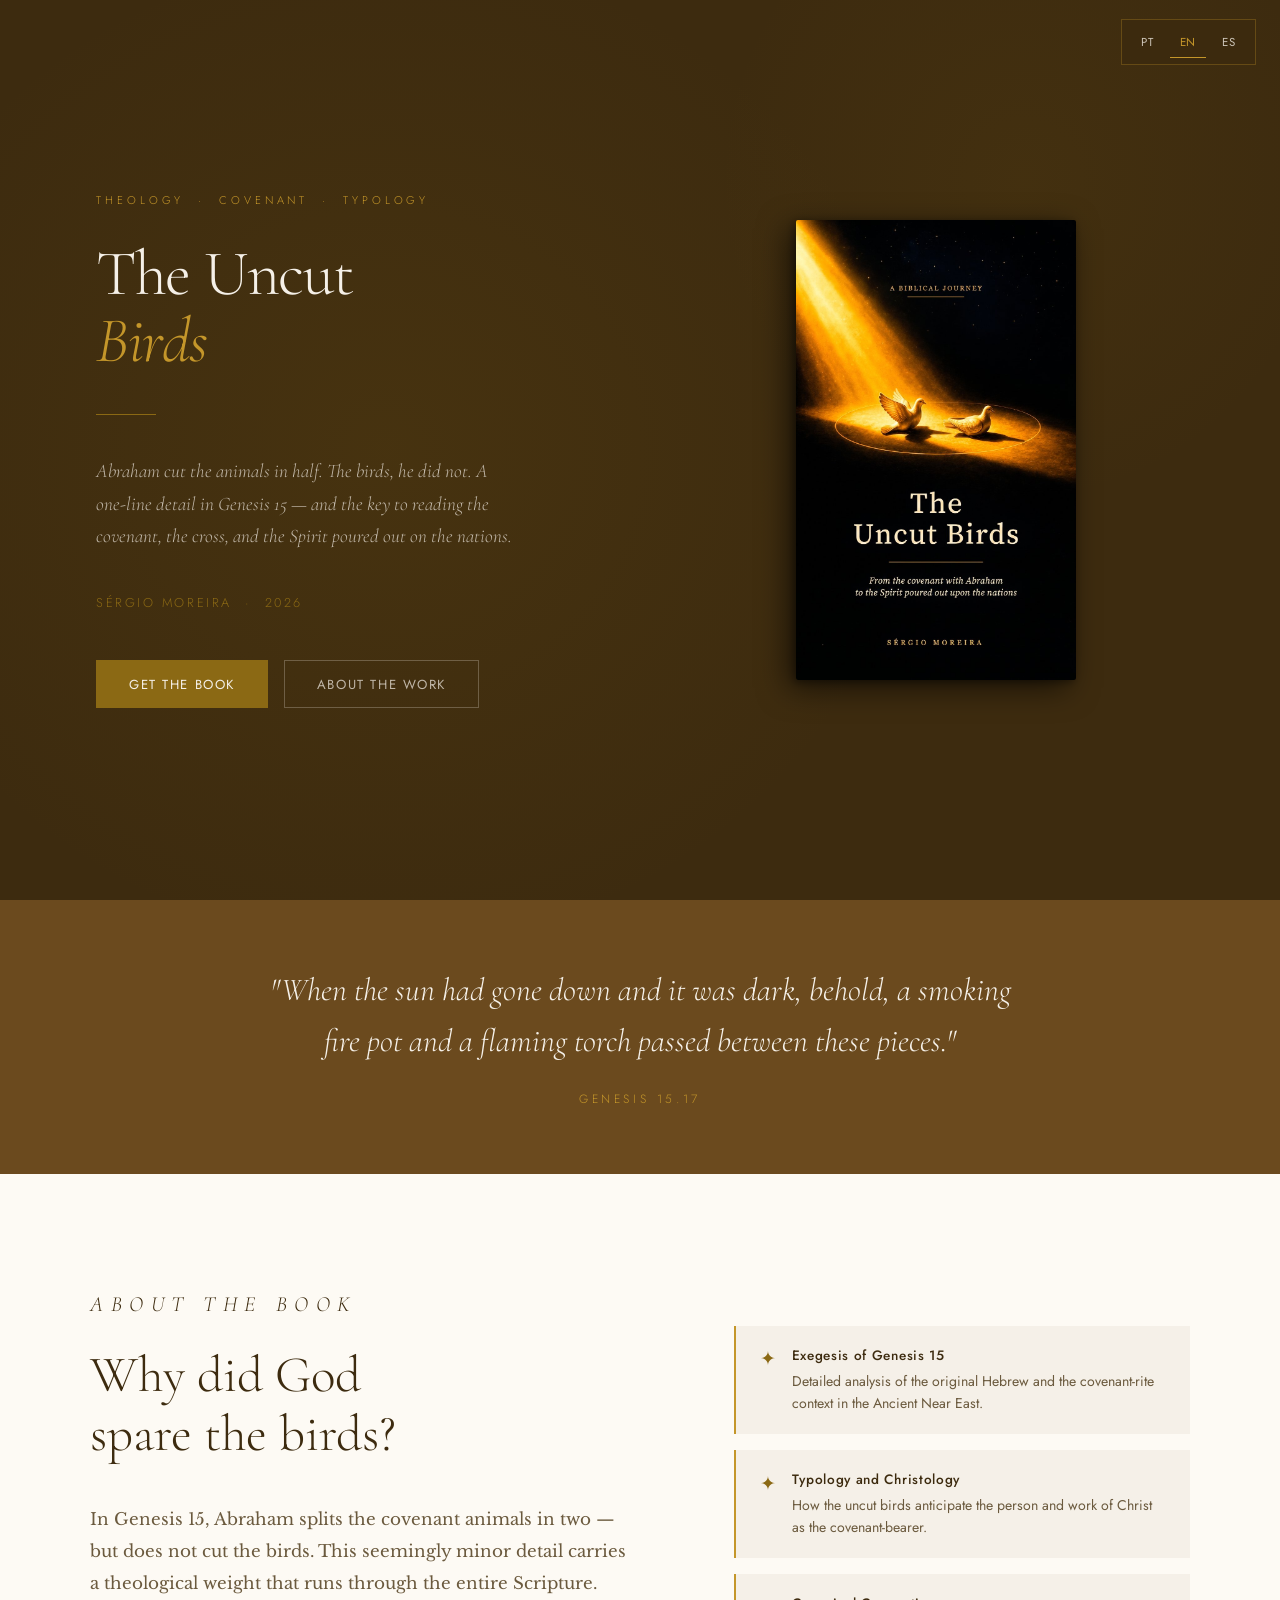
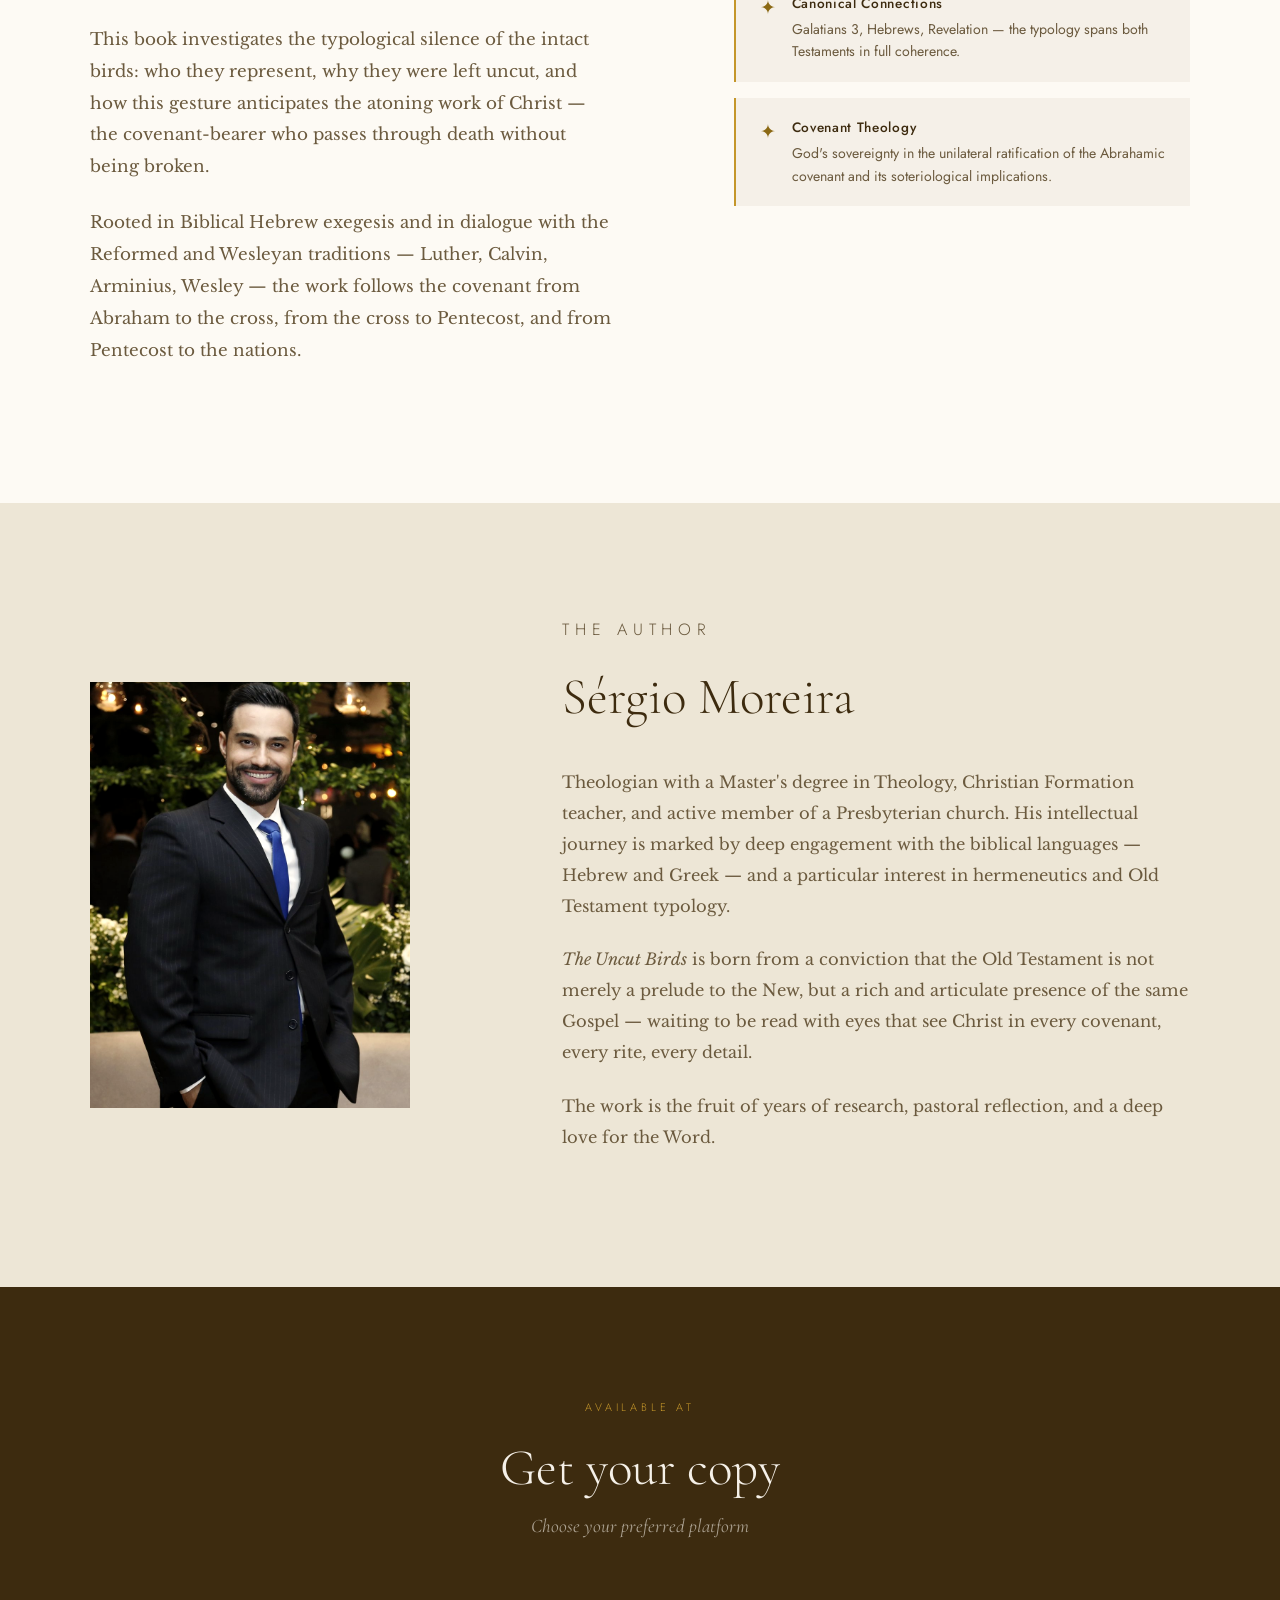
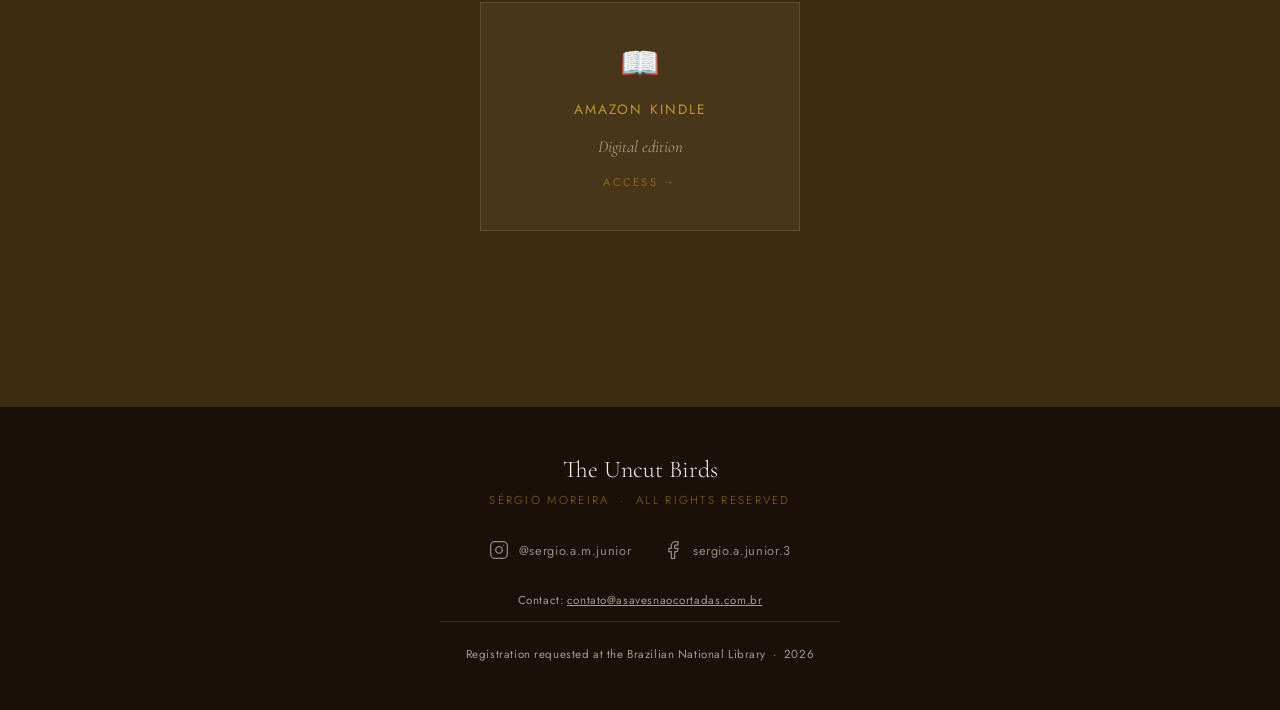
<file: en/index.html>
<!DOCTYPE html>
<html lang="en">
<head>
<meta charset="UTF-8">
<meta name="viewport" content="width=device-width, initial-scale=1.0">
<title>The Uncut Birds — Sérgio Moreira | A theological study of Genesis 15</title>
<meta name="description" content="Why did God not cut the birds in the covenant of Genesis 15? A theological study that follows the promise to Abraham to the cross, the Spirit poured out at Pentecost, and the nations. By Sérgio Moreira.">
<meta property="og:type" content="book">
<meta property="og:title" content="The Uncut Birds — Sérgio Moreira">
<meta property="og:description" content="From the covenant with Abraham to the Spirit poured out on the nations.">
<meta property="og:image" content="https://asavesnaocortadas.com.br/en/Capa-En.jpg">
<meta property="og:url" content="https://asavesnaocortadas.com.br/en/">
<link rel="preconnect" href="https://fonts.googleapis.com">
<link rel="preconnect" href="https://fonts.gstatic.com" crossorigin>
<link href="https://fonts.googleapis.com/css2?family=Cormorant+Garamond:ital,wght@0,300;0,400;0,600;1,300;1,400&family=Libre+Baskerville:ital,wght@0,400;0,700;1,400&family=Jost:wght@300;400;500&display=swap" rel="stylesheet">
<style>
  :root {
    --creme: #F5F0E8; --creme-dark: #EDE6D6; --dourado: #8B6914;
    --dourado-claro: #C4962A; --marrom: #3D2B0F; --marrom-medio: #6B4A1E;
    --texto: #2A1F0E; --texto-suave: #6B5A3E; --branco: #FDFAF4;
  }
  * { margin: 0; padding: 0; box-sizing: border-box; }
  html { scroll-behavior: smooth; }
  body { background: var(--creme); color: var(--texto); font-family: 'Libre Baskerville', serif; overflow-x: hidden; }
  .lang-nav { position: fixed; top: 1.2rem; right: 1.5rem; z-index: 100; display: flex; gap: 0.4rem; background: rgba(61,43,15,0.85); backdrop-filter: blur(8px); padding: 0.4rem 0.6rem; border: 1px solid rgba(196,150,42,0.3); }
  .lang-btn { font-family: 'Jost', sans-serif; font-size: 0.72rem; font-weight: 400; letter-spacing: 0.08em; color: rgba(245,240,232,0.55); text-decoration: none; padding: 0.25rem 0.5rem; transition: color 0.2s ease; }
  .lang-btn:hover { color: var(--dourado-claro); }
  .lang-btn.active { color: var(--dourado-claro); border-bottom: 1px solid var(--dourado-claro); }
  .hero { min-height: 100vh; background: var(--marrom); display: grid; grid-template-columns: 1fr 1fr; position: relative; overflow: hidden; }
  .hero::before { content: ''; position: absolute; inset: 0; background: radial-gradient(ellipse 60% 80% at 30% 50%, rgba(139,105,20,0.12) 0%, transparent 70%), radial-gradient(ellipse 40% 60% at 80% 20%, rgba(139,105,20,0.08) 0%, transparent 60%); pointer-events: none; }
  .hero-text { display: flex; flex-direction: column; justify-content: center; padding: 5rem 4rem 5rem 6rem; position: relative; z-index: 2; }
  .hero-eyebrow { font-family: 'Jost', sans-serif; font-weight: 300; font-size: 0.7rem; letter-spacing: 0.35em; text-transform: uppercase; color: var(--dourado-claro); margin-bottom: 2rem; }
  .hero-title { font-family: 'Cormorant Garamond', serif; font-weight: 300; font-size: clamp(3.2rem, 5vw, 5.5rem); line-height: 1.05; color: var(--creme); letter-spacing: -0.02em; }
  .hero-title em { font-style: italic; color: var(--dourado-claro); }
  .hero-divider { width: 60px; height: 1px; background: var(--dourado); margin: 2.5rem 0; }
  .hero-subtitle { font-family: 'Cormorant Garamond', serif; font-style: italic; font-weight: 300; font-size: 1.2rem; line-height: 1.7; color: rgba(245,240,232,0.7); max-width: 420px; }
  .hero-autor { margin-top: 2.5rem; font-family: 'Jost', sans-serif; font-weight: 300; font-size: 0.8rem; letter-spacing: 0.2em; text-transform: uppercase; color: var(--dourado); }
  .hero-cta-group { margin-top: 3rem; display: flex; gap: 1rem; flex-wrap: wrap; }
  .btn-primary { display: inline-block; padding: 0.85rem 2rem; background: var(--dourado); color: var(--creme); font-family: 'Jost', sans-serif; font-weight: 400; font-size: 0.82rem; letter-spacing: 0.12em; text-transform: uppercase; text-decoration: none; border: 1px solid var(--dourado); transition: all 0.3s ease; }
  .btn-primary:hover { background: var(--dourado-claro); border-color: var(--dourado-claro); }
  .btn-secondary { display: inline-block; padding: 0.85rem 2rem; background: transparent; color: rgba(245,240,232,0.7); font-family: 'Jost', sans-serif; font-weight: 400; font-size: 0.82rem; letter-spacing: 0.12em; text-transform: uppercase; text-decoration: none; border: 1px solid rgba(245,240,232,0.25); transition: all 0.3s ease; }
  .btn-secondary:hover { border-color: rgba(245,240,232,0.6); color: var(--creme); }
  .hero-book { display: flex; align-items: center; justify-content: center; padding: 5rem 5rem 5rem 2rem; position: relative; z-index: 2; }
  .book-wrapper { position: relative; width: 280px; }
  .book-img { width: 100%; border-radius: 2px; box-shadow: -8px 8px 30px rgba(0,0,0,0.6), -2px 2px 8px rgba(0,0,0,0.4); display: block; }
  .versiculo { background: var(--marrom-medio); padding: 4rem 2rem; text-align: center; }
  .versiculo blockquote { font-family: 'Cormorant Garamond', serif; font-style: italic; font-weight: 300; font-size: clamp(1.4rem, 2.5vw, 2rem); color: var(--creme); max-width: 750px; margin: 0 auto; line-height: 1.6; }
  .versiculo cite { display: block; margin-top: 1.5rem; font-family: 'Jost', sans-serif; font-style: normal; font-weight: 300; font-size: 0.75rem; letter-spacing: 0.3em; text-transform: uppercase; color: var(--dourado-claro); }
  .sobre { background: var(--branco); padding: 7rem 2rem; }
  .container { max-width: 1100px; margin: 0 auto; }
  .section-label { font-family: 'Jost', sans-serif; font-weight: 300; font-size: 0.68rem; letter-spacing: 0.35em; text-transform: uppercase; color: var(--dourado); margin-bottom: 1.5rem; }
  .section-title { font-family: 'Cormorant Garamond', serif; font-weight: 300; font-size: clamp(2.2rem, 4vw, 3.5rem); line-height: 1.15; color: var(--marrom); margin-bottom: 2.5rem; }
  .sobre-grid { display: grid; grid-template-columns: 1.2fr 1fr; gap: 6rem; align-items: start; }
  .sobre-texto p { font-size: 1.05rem; line-height: 1.9; color: var(--texto-suave); margin-bottom: 1.5rem; }
  .sobre-texto p:first-child { font-family: 'Cormorant Garamond', serif; font-size: 1.35rem; font-style: italic; color: var(--marrom); line-height: 1.7; }
  .temas { margin-top: 2.5rem; display: flex; flex-direction: column; gap: 1rem; }
  .tema-item { display: flex; align-items: flex-start; gap: 1rem; padding: 1.2rem 1.5rem; border-left: 2px solid var(--dourado-claro); background: var(--creme); }
  .tema-icon { font-size: 1.2rem; color: var(--dourado); flex-shrink: 0; margin-top: 0.1rem; }
  .tema-content h4 { font-family: 'Jost', sans-serif; font-weight: 500; font-size: 0.85rem; letter-spacing: 0.05em; color: var(--marrom); margin-bottom: 0.3rem; }
  .tema-content p { font-size: 0.88rem !important; line-height: 1.6 !important; color: var(--texto-suave) !important; margin: 0 !important; font-family: 'Jost', sans-serif; }
  .autor { background: var(--creme-dark); padding: 7rem 2rem; }
  .autor-grid { display: grid; grid-template-columns: 1fr 1.6fr; gap: 5rem; align-items: center; }
  .autor-foto-wrapper { position: relative; }
  .autor-foto { width: 100%; max-width: 320px; aspect-ratio: 3/4; object-fit: cover; display: block; filter: sepia(15%) contrast(1.05); }
  .autor-foto-frame { position: absolute; top: 20px; left: 20px; right: -20px; bottom: -20px; border: 1px solid var(--dourado); z-index: -1; }
  .autor-bio p { font-size: 1.02rem; line-height: 1.9; color: var(--texto-suave); margin-bottom: 1.4rem; }
  .onde { background: var(--marrom); padding: 7rem 2rem; text-align: center; }
  .onde .section-label { color: var(--dourado-claro); }
  .onde .section-title { color: var(--creme); margin-bottom: 1rem; }
  .onde-subtitulo { font-family: 'Cormorant Garamond', serif; font-style: italic; font-size: 1.2rem; color: rgba(245,240,232,0.6); margin-bottom: 4rem; }
  .lojas-grid { display: grid; grid-template-columns: repeat(3, 1fr); gap: 1.5rem; max-width: 800px; margin: 0 auto 4rem; }
  .lojas-grid-single { grid-template-columns: 1fr; max-width: 320px; }
  .loja-card { background: rgba(245,240,232,0.05); border: 1px solid rgba(245,240,232,0.12); padding: 2.5rem 1.5rem; text-decoration: none; color: var(--creme); transition: all 0.3s ease; display: flex; flex-direction: column; align-items: center; gap: 1rem; }
  .loja-card:hover { background: rgba(139,105,20,0.2); border-color: var(--dourado); transform: translateY(-4px); }
  .loja-icon { font-size: 2rem; }
  .loja-nome { font-family: 'Jost', sans-serif; font-weight: 400; font-size: 0.85rem; letter-spacing: 0.15em; text-transform: uppercase; color: var(--dourado-claro); }
  .loja-desc { font-family: 'Cormorant Garamond', serif; font-style: italic; font-size: 1.05rem; color: rgba(245,240,232,0.55); line-height: 1.4; }
  .loja-link-text { font-family: 'Jost', sans-serif; font-size: 0.7rem; letter-spacing: 0.2em; text-transform: uppercase; color: var(--dourado); }
  footer { background: #1A1007; padding: 3rem 2rem; text-align: center; }
  .footer-title { font-family: 'Cormorant Garamond', serif; font-weight: 300; font-size: 1.5rem; color: var(--creme); margin-bottom: 0.5rem; }
  .footer-sub { font-family: 'Jost', sans-serif; font-weight: 300; font-size: 0.72rem; letter-spacing: 0.2em; text-transform: uppercase; color: var(--dourado); margin-bottom: 2rem; }
  footer hr { border: none; border-top: 1px solid rgba(245,240,232,0.1); max-width: 400px; margin: 0 auto 1.5rem; }
  .footer-copy { font-family: 'Jost', sans-serif; font-size: 0.72rem; color: rgba(245,240,232,0.3); letter-spacing: 0.05em; }
  .footer-social { display: flex; justify-content: center; gap: 2rem; margin-bottom: 2rem; flex-wrap: wrap; }
  .social-link { display: flex; align-items: center; gap: 0.6rem; color: rgba(245,240,232,0.55); text-decoration: none; font-family: 'Jost', sans-serif; font-size: 0.8rem; letter-spacing: 0.05em; transition: color 0.3s ease; }
  .social-link:hover { color: var(--dourado-claro); }
  @media (max-width: 900px) {
    .hero { grid-template-columns: 1fr; min-height: auto; }
    .hero-text { padding: 4rem 2rem 2rem; order: 2; }
    .hero-book { order: 1; padding: 4rem 2rem 2rem; }
    .book-wrapper { width: 200px; }
    .sobre-grid, .autor-grid { grid-template-columns: 1fr; gap: 3rem; }
    .autor-foto { max-width: 220px; margin: 0 auto; }
    .autor-foto-frame { display: none; }
    .lojas-grid { grid-template-columns: 1fr; max-width: 360px; }
    .lang-nav { top: 0.8rem; right: 0.8rem; }
  }
  @media (max-width: 600px) {
    .hero-text { padding: 3rem 1.5rem 2rem; }
    .hero-cta-group { flex-direction: column; }
    .btn-primary, .btn-secondary { text-align: center; }
  }
  @keyframes fadeUp { from { opacity: 0; transform: translateY(30px); } to { opacity: 1; transform: translateY(0); } }
  .hero-eyebrow { animation: fadeUp 0.8s ease both; }
  .hero-title { animation: fadeUp 0.8s 0.15s ease both; }
  .hero-divider { animation: fadeUp 0.8s 0.3s ease both; }
  .hero-subtitle { animation: fadeUp 0.8s 0.4s ease both; }
  .hero-autor { animation: fadeUp 0.8s 0.5s ease both; }
  .hero-cta-group { animation: fadeUp 0.8s 0.6s ease both; }
  .book-wrapper { animation: fadeUp 0.8s 0.3s ease both; }
</style>
<link rel="canonical" href="https://asavesnaocortadas.com.br/en/">
<link rel="alternate" hreflang="pt-BR" href="https://asavesnaocortadas.com.br/">
<link rel="alternate" hreflang="en" href="https://asavesnaocortadas.com.br/en/">
<link rel="alternate" hreflang="es" href="https://asavesnaocortadas.com.br/es/">
<link rel="alternate" hreflang="x-default" href="https://asavesnaocortadas.com.br/">
<script type="application/ld+json">{"@context":"https://schema.org","@graph":[{"@type":"WebSite","@id":"https://asavesnaocortadas.com.br/#site","url":"https://asavesnaocortadas.com.br/","name":"As Aves Não Cortadas","inLanguage":["pt-BR","en","es"],"publisher":{"@id":"https://asavesnaocortadas.com.br/#autor"}},{"@type":"Person","@id":"https://asavesnaocortadas.com.br/#autor","name":"Sérgio Moreira","url":"https://asavesnaocortadas.com.br/#autor","image":"https://asavesnaocortadas.com.br/autor.jpg","sameAs":["https://www.instagram.com/sergio.a.m.junior/","https://www.facebook.com/sergio.a.junior.3"],"jobTitle":"Theologian and author"},{"@type":"Book","@id":"https://asavesnaocortadas.com.br/en/#livro","name":"The Uncut Birds","alternativeHeadline":"From the covenant with Abraham to the Spirit poured out upon the nations","description":"Why did God not cut the birds in the covenant of Genesis 15? A theological study that follows the promise to Abraham to the cross, the Spirit poured out at Pentecost, and the nations. By Sérgio Moreira.","author":{"@id":"https://asavesnaocortadas.com.br/#autor"},"publisher":{"@type":"Organization","name":"Gilgal Edições"},"inLanguage":"en","datePublished":"2026","url":"https://asavesnaocortadas.com.br/en/","image":"https://asavesnaocortadas.com.br/en/Capa-En.jpg","about":["Genesis 15","Abrahamic covenant","Biblical typology","Covenant theology"],"bookFormat":"https://schema.org/EBook","offers":{"@type":"Offer","url":"https://www.amazon.com/dp/B0H73LWRV6","price":"5.99","priceCurrency":"USD","availability":"https://schema.org/InStock"},"translationOfWork":{"@type":"Book","@id":"https://asavesnaocortadas.com.br/#livro","name":"As Aves Não Cortadas","inLanguage":"pt-BR","url":"https://asavesnaocortadas.com.br/"}}]}</script>
<link rel="icon" href="/favicon.svg" type="image/svg+xml">
<link rel="manifest" href="/site.webmanifest">
<meta name="theme-color" content="#3D2B0F">
<meta name="author" content="Sérgio Moreira">
<meta property="og:site_name" content="As Aves Não Cortadas">
<meta property="og:locale" content="en_US">
<meta property="og:image:width" content="900">
<meta property="og:image:height" content="1479">
<meta property="og:image:alt" content="Cover of The Uncut Birds, by Sérgio Moreira">
<meta name="twitter:card" content="summary">
<link rel="stylesheet" href="/assets/enhance.css">
</head>
<body>
<a class="skip" href="#conteudo">Skip to content</a>

<nav class="lang-nav" aria-label="Language">
  <a href="/" class="lang-btn">PT</a>
  <a href="/en/" class="lang-btn active">EN</a>
  <a href="/es/" class="lang-btn">ES</a>
</nav>

<main id="conteudo">
<section class="hero">
  <div class="hero-text">
    <p class="hero-eyebrow">Theology &nbsp;·&nbsp; Covenant &nbsp;·&nbsp; Typology</p>
    <h1 class="hero-title">The Uncut<br><em>Birds</em></h1>
    <div class="hero-divider"></div>
    <p class="hero-subtitle">Abraham cut the animals in half. The birds, he did not. A one-line detail in Genesis 15 — and the key to reading the covenant, the cross, and the Spirit poured out on the nations.</p>
    <p class="hero-autor">Sérgio Moreira &nbsp;·&nbsp; 2026</p>
    <div class="hero-cta-group">
      <a href="#where-to-buy" class="btn-primary">Get the book</a>
      <a href="#about" class="btn-secondary">About the work</a>
    </div>
  </div>
  <div class="hero-book">
    <div class="book-wrapper">
      <img src="Capa-En.jpg" alt="Cover of The Uncut Birds — Sérgio Moreira" class="book-img" width="900" height="1479" fetchpriority="high" decoding="async">
    </div>
  </div>
</section>

<section class="versiculo">
  <blockquote>
    "When the sun had gone down and it was dark, behold, a smoking fire pot and a flaming torch passed between these pieces."
    <cite>Genesis 15.17</cite>
  </blockquote>
</section>

<section class="sobre" id="about">
  <div class="container">
    <div class="sobre-grid">
      <div class="sobre-texto">
        <p class="section-label">About the book</p>
        <h2 class="section-title">Why did God spare the birds?</h2>
        <p>In Genesis 15, Abraham splits the covenant animals in two — but does not cut the birds. This seemingly minor detail carries a theological weight that runs through the entire Scripture.</p>
        <p>This book investigates the typological silence of the intact birds: who they represent, why they were left uncut, and how this gesture anticipates the atoning work of Christ — the covenant-bearer who passes through death without being broken.</p>
        <p>Rooted in Biblical Hebrew exegesis and in dialogue with the Reformed and Wesleyan traditions — Luther, Calvin, Arminius, Wesley — the work follows the covenant from Abraham to the cross, from the cross to Pentecost, and from Pentecost to the nations.</p>
      </div>
      <div>
        <div class="temas">
          <div class="tema-item"><span class="tema-icon">✦</span><div class="tema-content"><h4>Exegesis of Genesis 15</h4><p>Detailed analysis of the original Hebrew and the covenant-rite context in the Ancient Near East.</p></div></div>
          <div class="tema-item"><span class="tema-icon">✦</span><div class="tema-content"><h4>Typology and Christology</h4><p>How the uncut birds anticipate the person and work of Christ as the covenant-bearer.</p></div></div>
          <div class="tema-item"><span class="tema-icon">✦</span><div class="tema-content"><h4>Canonical Connections</h4><p>Galatians 3, Hebrews, Revelation — the typology spans both Testaments in full coherence.</p></div></div>
          <div class="tema-item"><span class="tema-icon">✦</span><div class="tema-content"><h4>Covenant Theology</h4><p>God's sovereignty in the unilateral ratification of the Abrahamic covenant and its soteriological implications.</p></div></div>
        </div>
      </div>
    </div>
  </div>
</section>

<section class="autor" id="author">
  <div class="container">
    <div class="autor-grid">
      <div class="autor-foto-wrapper">
        <img src="../autor.jpg" alt="Sérgio Moreira, author" class="autor-foto" width="900" height="1411" loading="lazy" decoding="async">
        <div class="autor-foto-frame"></div>
      </div>
      <div class="autor-bio">
        <p class="section-label">The author</p>
        <h2 class="section-title">Sérgio Moreira</h2>
        <p>Theologian with a Master's degree in Theology, Christian Formation teacher, and active member of a Presbyterian church. His intellectual journey is marked by deep engagement with the biblical languages — Hebrew and Greek — and a particular interest in hermeneutics and Old Testament typology.</p>
        <p><em>The Uncut Birds</em> is born from a conviction that the Old Testament is not merely a prelude to the New, but a rich and articulate presence of the same Gospel — waiting to be read with eyes that see Christ in every covenant, every rite, every detail.</p>
        <p>The work is the fruit of years of research, pastoral reflection, and a deep love for the Word.</p>
      </div>
    </div>
  </div>
</section>

<section class="onde" id="where-to-buy">
  <div class="container">
    <p class="section-label">Available at</p>
    <h2 class="section-title">Get your copy</h2>
    <p class="onde-subtitulo">Choose your preferred platform</p>
    <div class="lojas-grid lojas-grid-single">
      <a href="https://www.amazon.com/dp/B0H73LWRV6" class="loja-card" target="_blank" rel="noopener"><span class="loja-icon">📖</span><span class="loja-nome">Amazon Kindle</span><span class="loja-desc">Digital edition</span><span class="loja-link-text">Access →</span></a>
    </div>
  </div>
</section>

</main>

<footer>
  <p class="footer-title">The Uncut Birds</p>
  <p class="footer-sub">Sérgio Moreira &nbsp;·&nbsp; All rights reserved</p>
  <div class="footer-social">
    <a href="https://www.instagram.com/sergio.a.m.junior/" target="_blank" rel="noopener" class="social-link" aria-label="Instagram">
      <svg xmlns="http://www.w3.org/2000/svg" width="20" height="20" viewBox="0 0 24 24" fill="none" stroke="currentColor" stroke-width="1.5" stroke-linecap="round" stroke-linejoin="round"><rect x="2" y="2" width="20" height="20" rx="5" ry="5"/><path d="M16 11.37A4 4 0 1 1 12.63 8 4 4 0 0 1 16 11.37z"/><line x1="17.5" y1="6.5" x2="17.51" y2="6.5"/></svg>
      <span>@sergio.a.m.junior</span>
    </a>
    <a href="https://www.facebook.com/sergio.a.junior.3" target="_blank" rel="noopener" class="social-link" aria-label="Facebook">
      <svg xmlns="http://www.w3.org/2000/svg" width="20" height="20" viewBox="0 0 24 24" fill="none" stroke="currentColor" stroke-width="1.5" stroke-linecap="round" stroke-linejoin="round"><path d="M18 2h-3a5 5 0 0 0-5 5v3H7v4h3v8h4v-8h3l1-4h-4V7a1 1 0 0 1 1-1h3z"/></svg>
      <span>sergio.a.junior.3</span>
    </a>
  </div>
  <p class="footer-copy" style="margin-bottom:0.8rem">Contact: <a href="mailto:contato@asavesnaocortadas.com.br" style="color:inherit">contato@asavesnaocortadas.com.br</a></p>
  <hr>
  <p class="footer-copy">Registration requested at the Brazilian National Library &nbsp;·&nbsp; <span id="ano"></span></p>
</footer>
<script>document.getElementById('ano').textContent = new Date().getFullYear();</script>
</body>
</html>
</file>
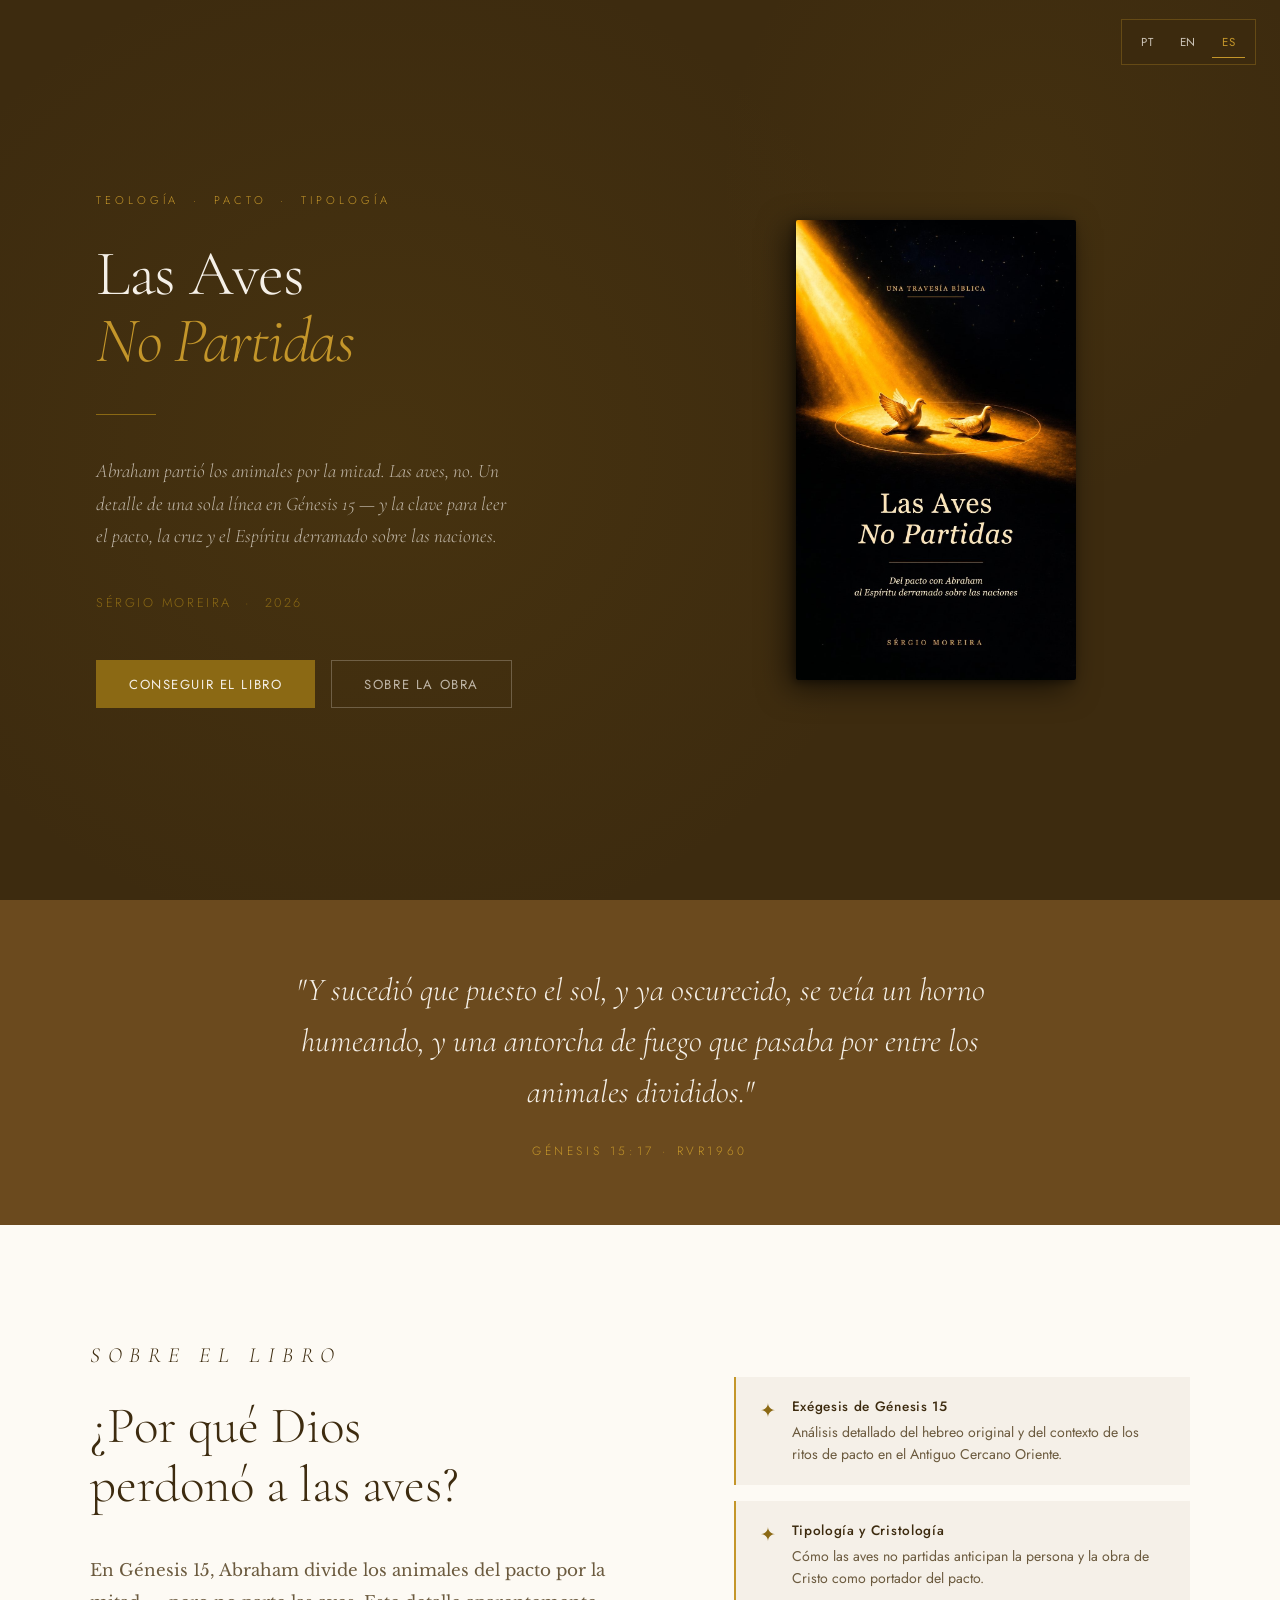
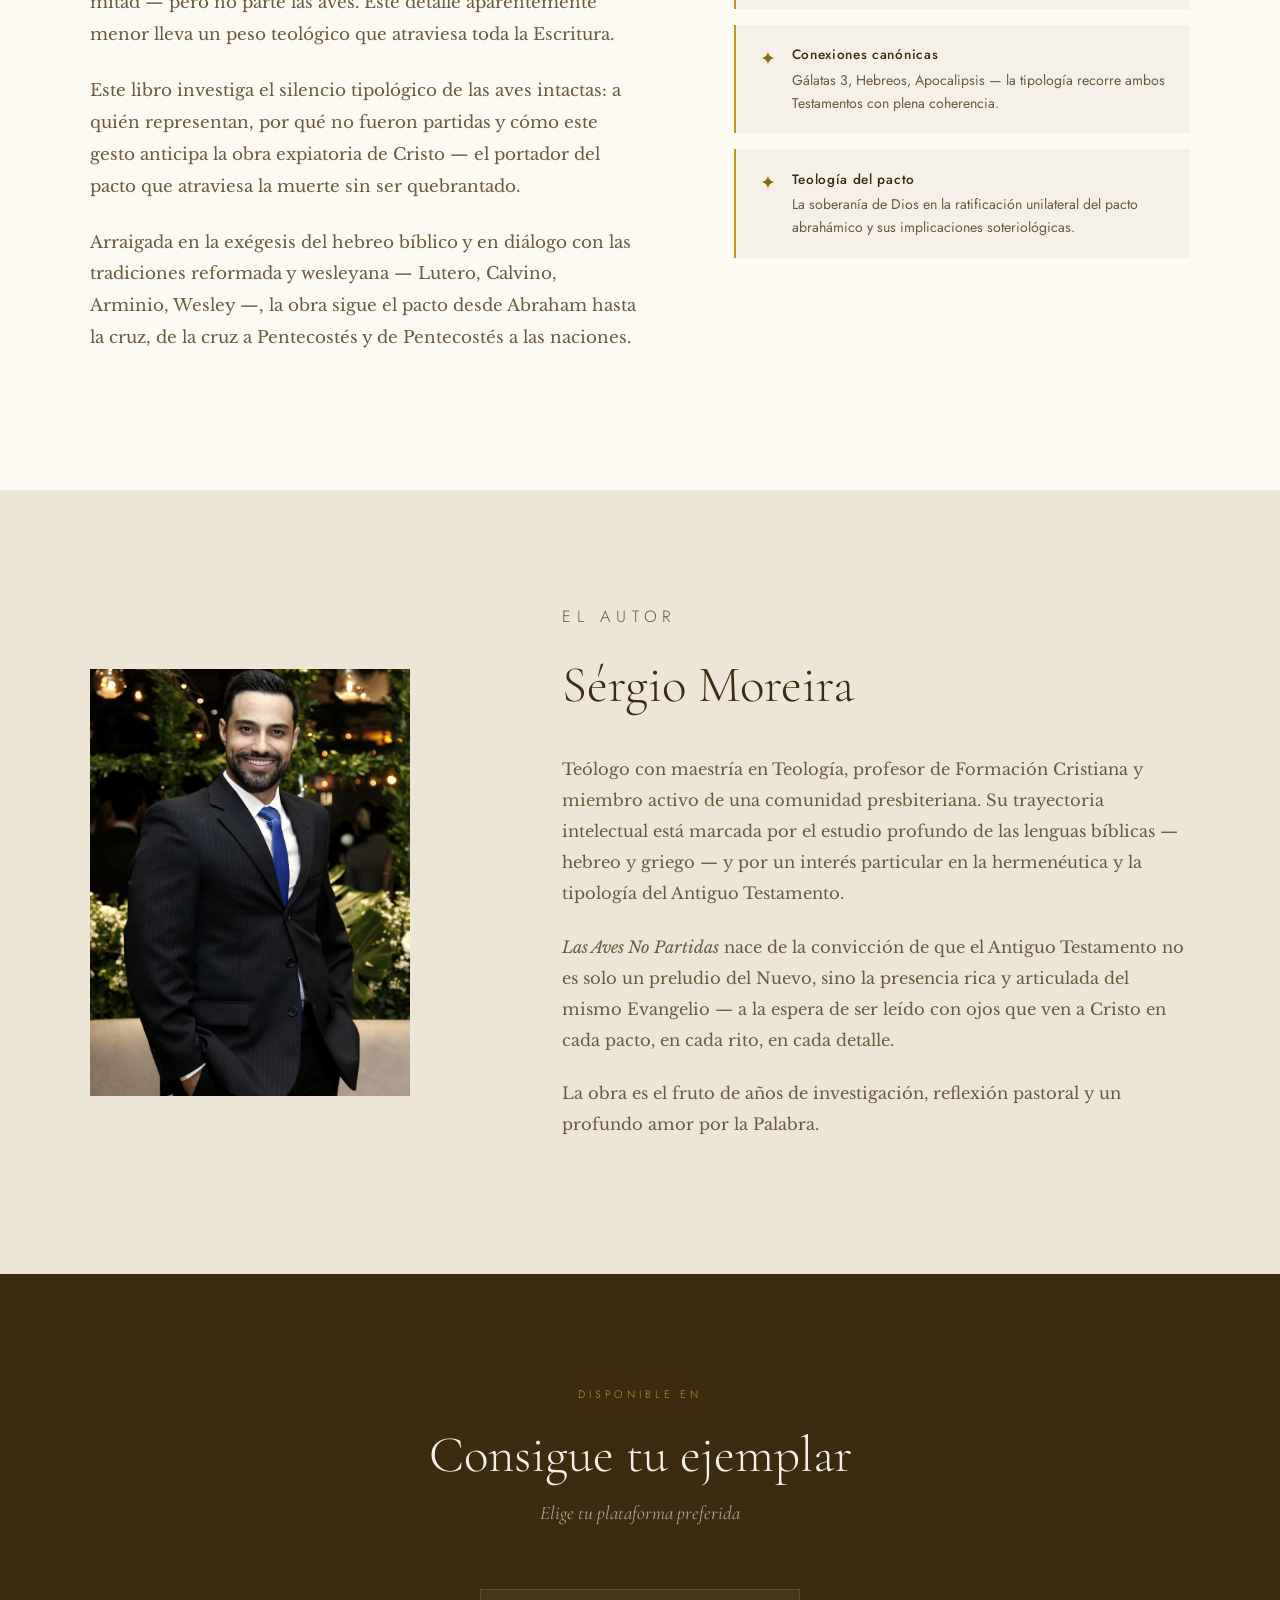
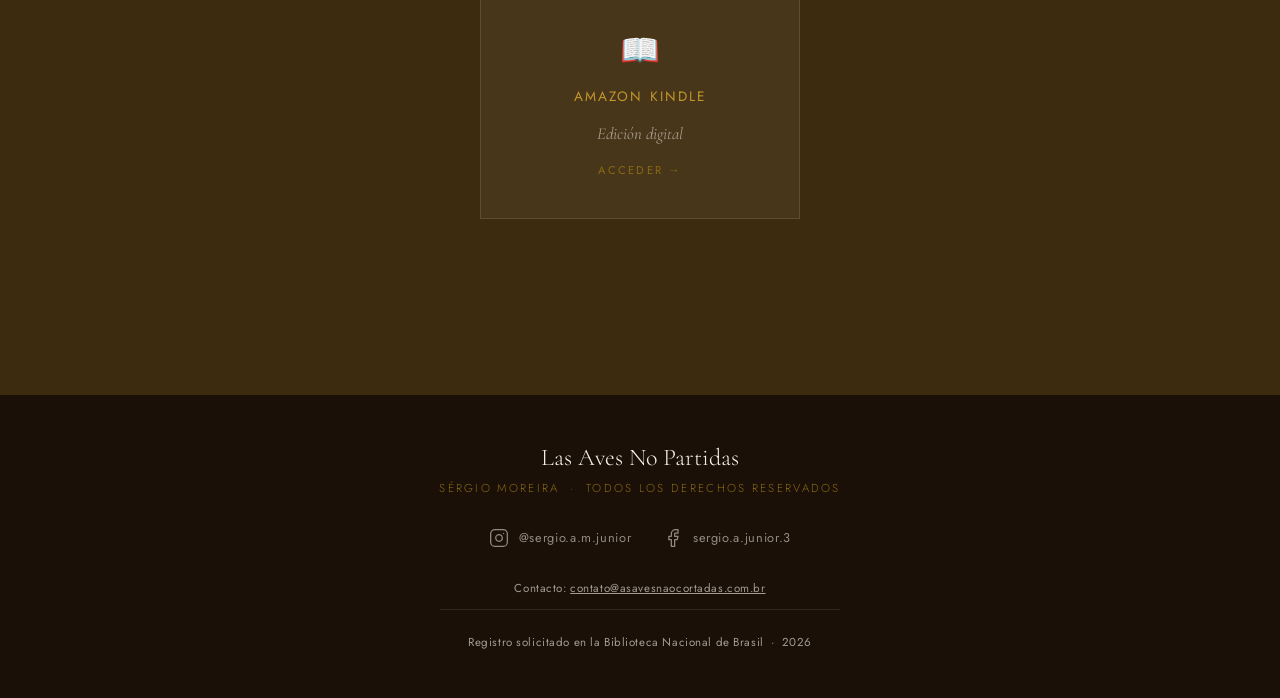
<file: es/index.html>
<!DOCTYPE html>
<html lang="es">
<head>
<meta charset="UTF-8">
<meta name="viewport" content="width=device-width, initial-scale=1.0">
<title>Las Aves No Partidas — Sérgio Moreira | Un estudio teológico de Génesis 15</title>
<meta name="description" content="¿Por qué Dios no partió las aves en el pacto de Génesis 15? Un estudio teológico que sigue la promesa a Abraham hasta la cruz, el Espíritu derramado en Pentecostés y las naciones. De Sérgio Moreira.">
<meta property="og:type" content="book">
<meta property="og:title" content="Las Aves No Partidas — Sérgio Moreira">
<meta property="og:description" content="Del pacto con Abraham al Espíritu derramado sobre las naciones.">
<meta property="og:image" content="https://asavesnaocortadas.com.br/es/Capa-Es.jpg">
<meta property="og:url" content="https://asavesnaocortadas.com.br/es/">
<link rel="preconnect" href="https://fonts.googleapis.com">
<link rel="preconnect" href="https://fonts.gstatic.com" crossorigin>
<link href="https://fonts.googleapis.com/css2?family=Cormorant+Garamond:ital,wght@0,300;0,400;0,600;1,300;1,400&family=Libre+Baskerville:ital,wght@0,400;0,700;1,400&family=Jost:wght@300;400;500&display=swap" rel="stylesheet">
<style>
  :root {
    --creme: #F5F0E8; --creme-dark: #EDE6D6; --dourado: #8B6914;
    --dourado-claro: #C4962A; --marrom: #3D2B0F; --marrom-medio: #6B4A1E;
    --texto: #2A1F0E; --texto-suave: #6B5A3E; --branco: #FDFAF4;
  }
  * { margin: 0; padding: 0; box-sizing: border-box; }
  html { scroll-behavior: smooth; }
  body { background: var(--creme); color: var(--texto); font-family: 'Libre Baskerville', serif; overflow-x: hidden; }
  .lang-nav { position: fixed; top: 1.2rem; right: 1.5rem; z-index: 100; display: flex; gap: 0.4rem; background: rgba(61,43,15,0.85); backdrop-filter: blur(8px); padding: 0.4rem 0.6rem; border: 1px solid rgba(196,150,42,0.3); }
  .lang-btn { font-family: 'Jost', sans-serif; font-size: 0.72rem; font-weight: 400; letter-spacing: 0.08em; color: rgba(245,240,232,0.55); text-decoration: none; padding: 0.25rem 0.5rem; transition: color 0.2s ease; }
  .lang-btn:hover { color: var(--dourado-claro); }
  .lang-btn.active { color: var(--dourado-claro); border-bottom: 1px solid var(--dourado-claro); }
  .hero { min-height: 100vh; background: var(--marrom); display: grid; grid-template-columns: 1fr 1fr; position: relative; overflow: hidden; }
  .hero::before { content: ''; position: absolute; inset: 0; background: radial-gradient(ellipse 60% 80% at 30% 50%, rgba(139,105,20,0.12) 0%, transparent 70%), radial-gradient(ellipse 40% 60% at 80% 20%, rgba(139,105,20,0.08) 0%, transparent 60%); pointer-events: none; }
  .hero-text { display: flex; flex-direction: column; justify-content: center; padding: 5rem 4rem 5rem 6rem; position: relative; z-index: 2; }
  .hero-eyebrow { font-family: 'Jost', sans-serif; font-weight: 300; font-size: 0.7rem; letter-spacing: 0.35em; text-transform: uppercase; color: var(--dourado-claro); margin-bottom: 2rem; }
  .hero-title { font-family: 'Cormorant Garamond', serif; font-weight: 300; font-size: clamp(3.2rem, 5vw, 5.5rem); line-height: 1.05; color: var(--creme); letter-spacing: -0.02em; }
  .hero-title em { font-style: italic; color: var(--dourado-claro); }
  .hero-divider { width: 60px; height: 1px; background: var(--dourado); margin: 2.5rem 0; }
  .hero-subtitle { font-family: 'Cormorant Garamond', serif; font-style: italic; font-weight: 300; font-size: 1.2rem; line-height: 1.7; color: rgba(245,240,232,0.7); max-width: 420px; }
  .hero-autor { margin-top: 2.5rem; font-family: 'Jost', sans-serif; font-weight: 300; font-size: 0.8rem; letter-spacing: 0.2em; text-transform: uppercase; color: var(--dourado); }
  .hero-cta-group { margin-top: 3rem; display: flex; gap: 1rem; flex-wrap: wrap; }
  .btn-primary { display: inline-block; padding: 0.85rem 2rem; background: var(--dourado); color: var(--creme); font-family: 'Jost', sans-serif; font-weight: 400; font-size: 0.82rem; letter-spacing: 0.12em; text-transform: uppercase; text-decoration: none; border: 1px solid var(--dourado); transition: all 0.3s ease; }
  .btn-primary:hover { background: var(--dourado-claro); border-color: var(--dourado-claro); }
  .btn-secondary { display: inline-block; padding: 0.85rem 2rem; background: transparent; color: rgba(245,240,232,0.7); font-family: 'Jost', sans-serif; font-weight: 400; font-size: 0.82rem; letter-spacing: 0.12em; text-transform: uppercase; text-decoration: none; border: 1px solid rgba(245,240,232,0.25); transition: all 0.3s ease; }
  .btn-secondary:hover { border-color: rgba(245,240,232,0.6); color: var(--creme); }
  .hero-book { display: flex; align-items: center; justify-content: center; padding: 5rem 5rem 5rem 2rem; position: relative; z-index: 2; }
  .book-wrapper { position: relative; width: 280px; }
  .book-img { width: 100%; border-radius: 2px; box-shadow: -8px 8px 30px rgba(0,0,0,0.6), -2px 2px 8px rgba(0,0,0,0.4); display: block; }
  .versiculo { background: var(--marrom-medio); padding: 4rem 2rem; text-align: center; }
  .versiculo blockquote { font-family: 'Cormorant Garamond', serif; font-style: italic; font-weight: 300; font-size: clamp(1.4rem, 2.5vw, 2rem); color: var(--creme); max-width: 750px; margin: 0 auto; line-height: 1.6; }
  .versiculo cite { display: block; margin-top: 1.5rem; font-family: 'Jost', sans-serif; font-style: normal; font-weight: 300; font-size: 0.75rem; letter-spacing: 0.3em; text-transform: uppercase; color: var(--dourado-claro); }
  .sobre { background: var(--branco); padding: 7rem 2rem; }
  .container { max-width: 1100px; margin: 0 auto; }
  .section-label { font-family: 'Jost', sans-serif; font-weight: 300; font-size: 0.68rem; letter-spacing: 0.35em; text-transform: uppercase; color: var(--dourado); margin-bottom: 1.5rem; }
  .section-title { font-family: 'Cormorant Garamond', serif; font-weight: 300; font-size: clamp(2.2rem, 4vw, 3.5rem); line-height: 1.15; color: var(--marrom); margin-bottom: 2.5rem; }
  .sobre-grid { display: grid; grid-template-columns: 1.2fr 1fr; gap: 6rem; align-items: start; }
  .sobre-texto p { font-size: 1.05rem; line-height: 1.9; color: var(--texto-suave); margin-bottom: 1.5rem; }
  .sobre-texto p:first-child { font-family: 'Cormorant Garamond', serif; font-size: 1.35rem; font-style: italic; color: var(--marrom); line-height: 1.7; }
  .temas { margin-top: 2.5rem; display: flex; flex-direction: column; gap: 1rem; }
  .tema-item { display: flex; align-items: flex-start; gap: 1rem; padding: 1.2rem 1.5rem; border-left: 2px solid var(--dourado-claro); background: var(--creme); }
  .tema-icon { font-size: 1.2rem; color: var(--dourado); flex-shrink: 0; margin-top: 0.1rem; }
  .tema-content h4 { font-family: 'Jost', sans-serif; font-weight: 500; font-size: 0.85rem; letter-spacing: 0.05em; color: var(--marrom); margin-bottom: 0.3rem; }
  .tema-content p { font-size: 0.88rem !important; line-height: 1.6 !important; color: var(--texto-suave) !important; margin: 0 !important; font-family: 'Jost', sans-serif; }
  .autor { background: var(--creme-dark); padding: 7rem 2rem; }
  .autor-grid { display: grid; grid-template-columns: 1fr 1.6fr; gap: 5rem; align-items: center; }
  .autor-foto-wrapper { position: relative; }
  .autor-foto { width: 100%; max-width: 320px; aspect-ratio: 3/4; object-fit: cover; display: block; filter: sepia(15%) contrast(1.05); }
  .autor-foto-frame { position: absolute; top: 20px; left: 20px; right: -20px; bottom: -20px; border: 1px solid var(--dourado); z-index: -1; }
  .autor-bio p { font-size: 1.02rem; line-height: 1.9; color: var(--texto-suave); margin-bottom: 1.4rem; }
  .onde { background: var(--marrom); padding: 7rem 2rem; text-align: center; }
  .onde .section-label { color: var(--dourado-claro); }
  .onde .section-title { color: var(--creme); margin-bottom: 1rem; }
  .onde-subtitulo { font-family: 'Cormorant Garamond', serif; font-style: italic; font-size: 1.2rem; color: rgba(245,240,232,0.6); margin-bottom: 4rem; }
  .lojas-grid { display: grid; grid-template-columns: repeat(3, 1fr); gap: 1.5rem; max-width: 800px; margin: 0 auto 4rem; }
  .lojas-grid-single { grid-template-columns: 1fr; max-width: 320px; }
  .loja-card { background: rgba(245,240,232,0.05); border: 1px solid rgba(245,240,232,0.12); padding: 2.5rem 1.5rem; text-decoration: none; color: var(--creme); transition: all 0.3s ease; display: flex; flex-direction: column; align-items: center; gap: 1rem; }
  .loja-card:hover { background: rgba(139,105,20,0.2); border-color: var(--dourado); transform: translateY(-4px); }
  .loja-icon { font-size: 2rem; }
  .loja-nome { font-family: 'Jost', sans-serif; font-weight: 400; font-size: 0.85rem; letter-spacing: 0.15em; text-transform: uppercase; color: var(--dourado-claro); }
  .loja-desc { font-family: 'Cormorant Garamond', serif; font-style: italic; font-size: 1.05rem; color: rgba(245,240,232,0.55); line-height: 1.4; }
  .loja-link-text { font-family: 'Jost', sans-serif; font-size: 0.7rem; letter-spacing: 0.2em; text-transform: uppercase; color: var(--dourado); }
  footer { background: #1A1007; padding: 3rem 2rem; text-align: center; }
  .footer-title { font-family: 'Cormorant Garamond', serif; font-weight: 300; font-size: 1.5rem; color: var(--creme); margin-bottom: 0.5rem; }
  .footer-sub { font-family: 'Jost', sans-serif; font-weight: 300; font-size: 0.72rem; letter-spacing: 0.2em; text-transform: uppercase; color: var(--dourado); margin-bottom: 2rem; }
  footer hr { border: none; border-top: 1px solid rgba(245,240,232,0.1); max-width: 400px; margin: 0 auto 1.5rem; }
  .footer-copy { font-family: 'Jost', sans-serif; font-size: 0.72rem; color: rgba(245,240,232,0.3); letter-spacing: 0.05em; }
  .footer-social { display: flex; justify-content: center; gap: 2rem; margin-bottom: 2rem; flex-wrap: wrap; }
  .social-link { display: flex; align-items: center; gap: 0.6rem; color: rgba(245,240,232,0.55); text-decoration: none; font-family: 'Jost', sans-serif; font-size: 0.8rem; letter-spacing: 0.05em; transition: color 0.3s ease; }
  .social-link:hover { color: var(--dourado-claro); }
  @media (max-width: 900px) {
    .hero { grid-template-columns: 1fr; min-height: auto; }
    .hero-text { padding: 4rem 2rem 2rem; order: 2; }
    .hero-book { order: 1; padding: 4rem 2rem 2rem; }
    .book-wrapper { width: 200px; }
    .sobre-grid, .autor-grid { grid-template-columns: 1fr; gap: 3rem; }
    .autor-foto { max-width: 220px; margin: 0 auto; }
    .autor-foto-frame { display: none; }
    .lojas-grid { grid-template-columns: 1fr; max-width: 360px; }
    .lang-nav { top: 0.8rem; right: 0.8rem; }
  }
  @media (max-width: 600px) {
    .hero-text { padding: 3rem 1.5rem 2rem; }
    .hero-cta-group { flex-direction: column; }
    .btn-primary, .btn-secondary { text-align: center; }
  }
  @keyframes fadeUp { from { opacity: 0; transform: translateY(30px); } to { opacity: 1; transform: translateY(0); } }
  .hero-eyebrow { animation: fadeUp 0.8s ease both; }
  .hero-title { animation: fadeUp 0.8s 0.15s ease both; }
  .hero-divider { animation: fadeUp 0.8s 0.3s ease both; }
  .hero-subtitle { animation: fadeUp 0.8s 0.4s ease both; }
  .hero-autor { animation: fadeUp 0.8s 0.5s ease both; }
  .hero-cta-group { animation: fadeUp 0.8s 0.6s ease both; }
  .book-wrapper { animation: fadeUp 0.8s 0.3s ease both; }
</style>
<link rel="canonical" href="https://asavesnaocortadas.com.br/es/">
<link rel="alternate" hreflang="pt-BR" href="https://asavesnaocortadas.com.br/">
<link rel="alternate" hreflang="en" href="https://asavesnaocortadas.com.br/en/">
<link rel="alternate" hreflang="es" href="https://asavesnaocortadas.com.br/es/">
<link rel="alternate" hreflang="x-default" href="https://asavesnaocortadas.com.br/">
<script type="application/ld+json">{"@context":"https://schema.org","@graph":[{"@type":"WebSite","@id":"https://asavesnaocortadas.com.br/#site","url":"https://asavesnaocortadas.com.br/","name":"As Aves Não Cortadas","inLanguage":["pt-BR","en","es"],"publisher":{"@id":"https://asavesnaocortadas.com.br/#autor"}},{"@type":"Person","@id":"https://asavesnaocortadas.com.br/#autor","name":"Sérgio Moreira","url":"https://asavesnaocortadas.com.br/#autor","image":"https://asavesnaocortadas.com.br/autor.jpg","sameAs":["https://www.instagram.com/sergio.a.m.junior/","https://www.facebook.com/sergio.a.junior.3"],"jobTitle":"Teólogo y escritor"},{"@type":"Book","@id":"https://asavesnaocortadas.com.br/es/#livro","name":"Las Aves No Partidas","alternativeHeadline":"Del pacto con Abraham al Espíritu derramado sobre las naciones","description":"¿Por qué Dios no partió las aves en el pacto de Génesis 15? Un estudio teológico que sigue la promesa a Abraham hasta la cruz, el Espíritu derramado en Pentecostés y las naciones. De Sérgio Moreira.","author":{"@id":"https://asavesnaocortadas.com.br/#autor"},"publisher":{"@type":"Organization","name":"Gilgal Edições"},"inLanguage":"es","datePublished":"2026","url":"https://asavesnaocortadas.com.br/es/","image":"https://asavesnaocortadas.com.br/es/Capa-Es.jpg","about":["Génesis 15","Pacto abrahámico","Tipología bíblica","Teología del pacto"],"bookFormat":"https://schema.org/EBook","offers":{"@type":"Offer","url":"https://www.amazon.es/dp/B0H73BCH73","price":"5.49","priceCurrency":"EUR","availability":"https://schema.org/InStock"},"translationOfWork":{"@type":"Book","@id":"https://asavesnaocortadas.com.br/#livro","name":"As Aves Não Cortadas","inLanguage":"pt-BR","url":"https://asavesnaocortadas.com.br/"}}]}</script>
<link rel="icon" href="/favicon.svg" type="image/svg+xml">
<link rel="manifest" href="/site.webmanifest">
<meta name="theme-color" content="#3D2B0F">
<meta name="author" content="Sérgio Moreira">
<meta property="og:site_name" content="As Aves Não Cortadas">
<meta property="og:locale" content="es_ES">
<meta property="og:image:width" content="900">
<meta property="og:image:height" content="1479">
<meta property="og:image:alt" content="Portada de Las Aves No Partidas, de Sérgio Moreira">
<meta name="twitter:card" content="summary">
<link rel="stylesheet" href="/assets/enhance.css">
</head>
<body>
<a class="skip" href="#conteudo">Ir al contenido</a>

<nav class="lang-nav" aria-label="Idioma">
  <a href="/" class="lang-btn">PT</a>
  <a href="/en/" class="lang-btn">EN</a>
  <a href="/es/" class="lang-btn active">ES</a>
</nav>

<main id="conteudo">
<section class="hero">
  <div class="hero-text">
    <p class="hero-eyebrow">Teología &nbsp;·&nbsp; Pacto &nbsp;·&nbsp; Tipología</p>
    <h1 class="hero-title">Las Aves<br><em>No Partidas</em></h1>
    <div class="hero-divider"></div>
    <p class="hero-subtitle">Abraham partió los animales por la mitad. Las aves, no. Un detalle de una sola línea en Génesis 15 — y la clave para leer el pacto, la cruz y el Espíritu derramado sobre las naciones.</p>
    <p class="hero-autor">Sérgio Moreira &nbsp;·&nbsp; 2026</p>
    <div class="hero-cta-group">
      <a href="#where-to-buy" class="btn-primary">Conseguir el libro</a>
      <a href="#about" class="btn-secondary">Sobre la obra</a>
    </div>
  </div>
  <div class="hero-book">
    <div class="book-wrapper">
      <img src="Capa-Es.jpg" alt="Portada del libro Las Aves No Partidas — Sérgio Moreira" class="book-img" width="900" height="1479" fetchpriority="high" decoding="async">
    </div>
  </div>
</section>

<section class="versiculo">
  <blockquote>
    "Y sucedió que puesto el sol, y ya oscurecido, se veía un horno humeando, y una antorcha de fuego que pasaba por entre los animales divididos."
    <cite>Génesis 15:17 · RVR1960</cite>
  </blockquote>
</section>

<section class="sobre" id="about">
  <div class="container">
    <div class="sobre-grid">
      <div class="sobre-texto">
        <p class="section-label">Sobre el libro</p>
        <h2 class="section-title">¿Por qué Dios perdonó a las aves?</h2>
        <p>En Génesis 15, Abraham divide los animales del pacto por la mitad — pero no parte las aves. Este detalle aparentemente menor lleva un peso teológico que atraviesa toda la Escritura.</p>
        <p>Este libro investiga el silencio tipológico de las aves intactas: a quién representan, por qué no fueron partidas y cómo este gesto anticipa la obra expiatoria de Cristo — el portador del pacto que atraviesa la muerte sin ser quebrantado.</p>
        <p>Arraigada en la exégesis del hebreo bíblico y en diálogo con las tradiciones reformada y wesleyana — Lutero, Calvino, Arminio, Wesley —, la obra sigue el pacto desde Abraham hasta la cruz, de la cruz a Pentecostés y de Pentecostés a las naciones.</p>
      </div>
      <div>
        <div class="temas">
          <div class="tema-item"><span class="tema-icon">✦</span><div class="tema-content"><h4>Exégesis de Génesis 15</h4><p>Análisis detallado del hebreo original y del contexto de los ritos de pacto en el Antiguo Cercano Oriente.</p></div></div>
          <div class="tema-item"><span class="tema-icon">✦</span><div class="tema-content"><h4>Tipología y Cristología</h4><p>Cómo las aves no partidas anticipan la persona y la obra de Cristo como portador del pacto.</p></div></div>
          <div class="tema-item"><span class="tema-icon">✦</span><div class="tema-content"><h4>Conexiones canónicas</h4><p>Gálatas 3, Hebreos, Apocalipsis — la tipología recorre ambos Testamentos con plena coherencia.</p></div></div>
          <div class="tema-item"><span class="tema-icon">✦</span><div class="tema-content"><h4>Teología del pacto</h4><p>La soberanía de Dios en la ratificación unilateral del pacto abrahámico y sus implicaciones soteriológicas.</p></div></div>
        </div>
      </div>
    </div>
  </div>
</section>

<section class="autor" id="autor">
  <div class="container">
    <div class="autor-grid">
      <div class="autor-foto-wrapper">
        <img src="../autor.jpg" alt="Sérgio Moreira, autor" class="autor-foto" width="900" height="1411" loading="lazy" decoding="async">
        <div class="autor-foto-frame"></div>
      </div>
      <div class="autor-bio">
        <p class="section-label">El autor</p>
        <h2 class="section-title">Sérgio Moreira</h2>
        <p>Teólogo con maestría en Teología, profesor de Formación Cristiana y miembro activo de una comunidad presbiteriana. Su trayectoria intelectual está marcada por el estudio profundo de las lenguas bíblicas — hebreo y griego — y por un interés particular en la hermenéutica y la tipología del Antiguo Testamento.</p>
        <p><em>Las Aves No Partidas</em> nace de la convicción de que el Antiguo Testamento no es solo un preludio del Nuevo, sino la presencia rica y articulada del mismo Evangelio — a la espera de ser leído con ojos que ven a Cristo en cada pacto, en cada rito, en cada detalle.</p>
        <p>La obra es el fruto de años de investigación, reflexión pastoral y un profundo amor por la Palabra.</p>
      </div>
    </div>
  </div>
</section>

<section class="onde" id="where-to-buy">
  <div class="container">
    <p class="section-label">Disponible en</p>
    <h2 class="section-title">Consigue tu ejemplar</h2>
    <p class="onde-subtitulo">Elige tu plataforma preferida</p>
    <div class="lojas-grid lojas-grid-single">
      <a href="https://www.amazon.es/dp/B0H73BCH73" class="loja-card" target="_blank" rel="noopener"><span class="loja-icon">📖</span><span class="loja-nome">Amazon Kindle</span><span class="loja-desc">Edición digital</span><span class="loja-link-text">Acceder →</span></a>
    </div>
  </div>
</section>

</main>

<footer>
  <p class="footer-title">Las Aves No Partidas</p>
  <p class="footer-sub">Sérgio Moreira &nbsp;·&nbsp; Todos los derechos reservados</p>
  <div class="footer-social">
    <a href="https://www.instagram.com/sergio.a.m.junior/" target="_blank" rel="noopener" class="social-link" aria-label="Instagram">
      <svg xmlns="http://www.w3.org/2000/svg" width="20" height="20" viewBox="0 0 24 24" fill="none" stroke="currentColor" stroke-width="1.5" stroke-linecap="round" stroke-linejoin="round"><rect x="2" y="2" width="20" height="20" rx="5" ry="5"/><path d="M16 11.37A4 4 0 1 1 12.63 8 4 4 0 0 1 16 11.37z"/><line x1="17.5" y1="6.5" x2="17.51" y2="6.5"/></svg>
      <span>@sergio.a.m.junior</span>
    </a>
    <a href="https://www.facebook.com/sergio.a.junior.3" target="_blank" rel="noopener" class="social-link" aria-label="Facebook">
      <svg xmlns="http://www.w3.org/2000/svg" width="20" height="20" viewBox="0 0 24 24" fill="none" stroke="currentColor" stroke-width="1.5" stroke-linecap="round" stroke-linejoin="round"><path d="M18 2h-3a5 5 0 0 0-5 5v3H7v4h3v8h4v-8h3l1-4h-4V7a1 1 0 0 1 1-1h3z"/></svg>
      <span>sergio.a.junior.3</span>
    </a>
  </div>
  <p class="footer-copy" style="margin-bottom:0.8rem">Contacto: <a href="mailto:contato@asavesnaocortadas.com.br" style="color:inherit">contato@asavesnaocortadas.com.br</a></p>
  <hr>
  <p class="footer-copy">Registro solicitado en la Biblioteca Nacional de Brasil &nbsp;·&nbsp; <span id="ano"></span></p>
</footer>
<script>document.getElementById('ano').textContent = new Date().getFullYear();</script>
</body>
</html>
</file>
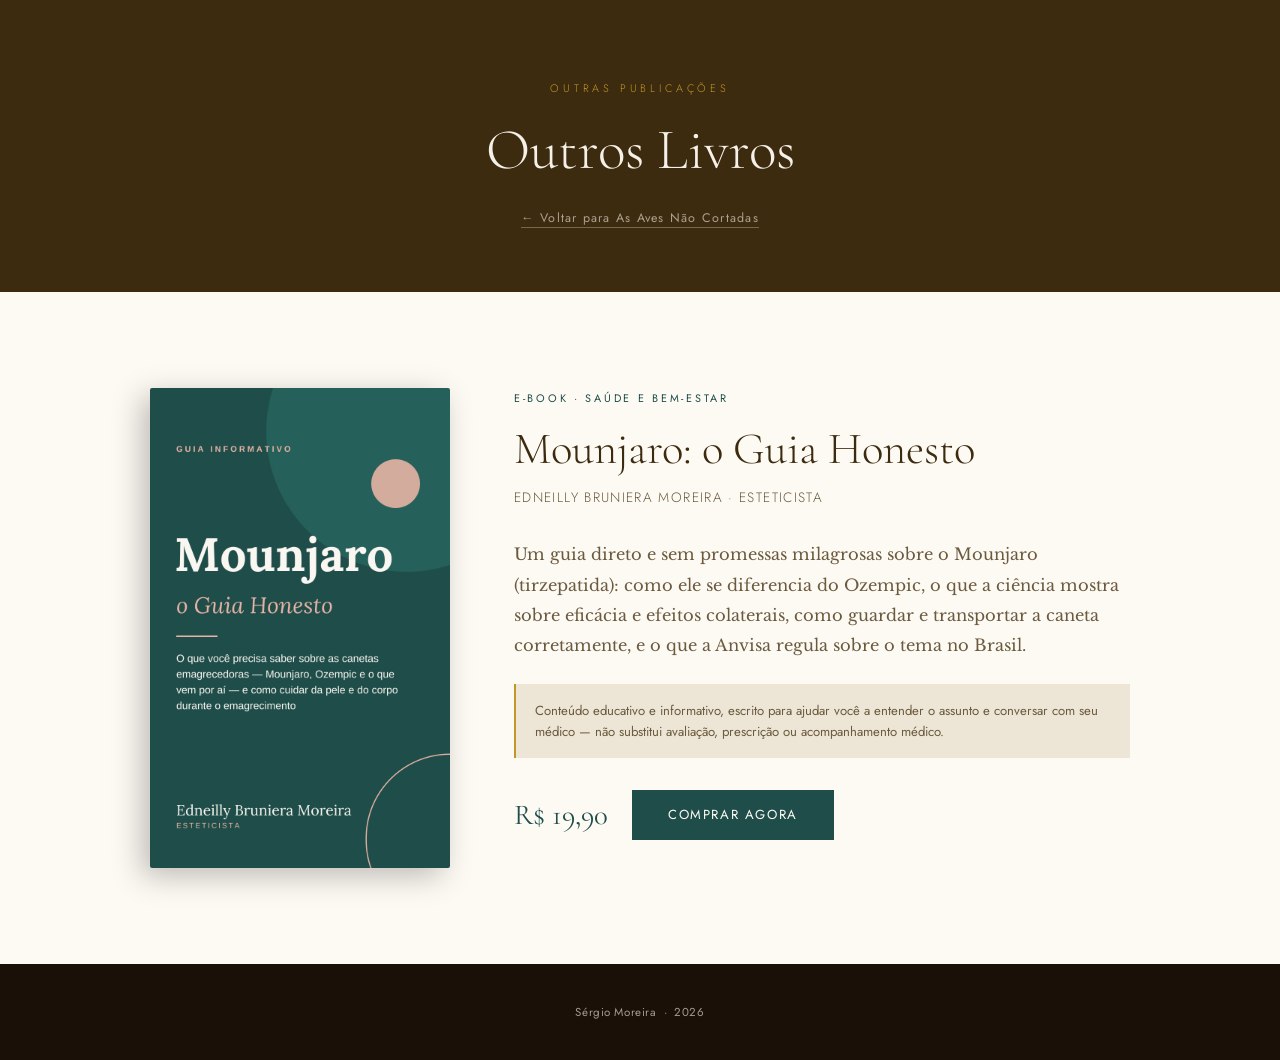
<file: outros-livros/index.html>
<!DOCTYPE html>
<html lang="pt-BR">
<head>
<meta charset="UTF-8">
<meta name="viewport" content="width=device-width, initial-scale=1.0">
<title>Outros Livros — Sérgio Moreira</title>
<meta name="description" content="Outros livros e e-books publicados por Sérgio Moreira e sua família.">
<meta property="og:type" content="website">
<meta property="og:title" content="Outros Livros — Sérgio Moreira">
<meta property="og:description" content="Conheça outras publicações, incluindo o guia honesto sobre Mounjaro, de Edneilly Bruniera Moreira.">
<meta property="og:url" content="https://asavesnaocortadas.com.br/outros-livros/">
<link rel="preconnect" href="https://fonts.googleapis.com">
<link rel="preconnect" href="https://fonts.gstatic.com" crossorigin>
<link href="https://fonts.googleapis.com/css2?family=Cormorant+Garamond:ital,wght@0,300;0,400;0,600;1,300;1,400&family=Libre+Baskerville:ital,wght@0,400;0,700;1,400&family=Jost:wght@300;400;500&display=swap" rel="stylesheet">
<style>
  :root {
    --creme: #F5F0E8; --creme-dark: #EDE6D6; --dourado: #8B6914;
    --dourado-claro: #C4962A; --marrom: #3D2B0F; --marrom-medio: #6B4A1E;
    --texto: #2A1F0E; --texto-suave: #6B5A3E; --branco: #FDFAF4;
    --teal: #1F4E4A; --rose: #E8B4A6;
  }
  * { margin: 0; padding: 0; box-sizing: border-box; }
  html { scroll-behavior: smooth; }
  body { background: var(--creme); color: var(--texto); font-family: 'Libre Baskerville', serif; overflow-x: hidden; }
  .topo { background: var(--marrom); padding: 5rem 2rem 4rem; text-align: center; }
  .section-label { font-family: 'Jost', sans-serif; font-weight: 300; font-size: 0.68rem; letter-spacing: 0.35em; text-transform: uppercase; color: var(--dourado-claro); margin-bottom: 1.2rem; }
  .topo h1 { font-family: 'Cormorant Garamond', serif; font-weight: 300; font-size: clamp(2.4rem, 5vw, 3.6rem); color: var(--creme); }
  .voltar { display: inline-block; margin-top: 1.5rem; font-family: 'Jost', sans-serif; font-size: 0.78rem; letter-spacing: 0.1em; color: rgba(245,240,232,0.6); text-decoration: none; border-bottom: 1px solid rgba(245,240,232,0.3); }
  .voltar:hover { color: var(--dourado-claro); border-color: var(--dourado-claro); }
  .livro { background: var(--branco); padding: 6rem 2rem; }
  .container { max-width: 980px; margin: 0 auto; }
  .livro-grid { display: grid; grid-template-columns: 300px 1fr; gap: 4rem; align-items: start; }
  .livro-capa img { width: 100%; border-radius: 2px; box-shadow: -8px 8px 30px rgba(0,0,0,0.25); display: block; }
  .livro-info .selo { font-family: 'Jost', sans-serif; font-weight: 400; font-size: 0.68rem; letter-spacing: 0.25em; text-transform: uppercase; color: var(--teal); margin-bottom: 1rem; }
  .livro-info h2 { font-family: 'Cormorant Garamond', serif; font-weight: 300; font-size: clamp(2rem, 3.5vw, 2.8rem); color: var(--marrom); line-height: 1.15; margin-bottom: 0.6rem; }
  .livro-info .autora { font-family: 'Jost', sans-serif; font-weight: 300; font-size: 0.85rem; letter-spacing: 0.1em; text-transform: uppercase; color: var(--texto-suave); margin-bottom: 1.8rem; }
  .livro-info p { font-size: 1.02rem; line-height: 1.85; color: var(--texto-suave); margin-bottom: 1.2rem; }
  .livro-info .aviso { font-family: 'Jost', sans-serif; font-size: 0.82rem; line-height: 1.6; color: var(--texto-suave); background: var(--creme-dark); border-left: 2px solid var(--dourado-claro); padding: 1rem 1.2rem; margin: 1.5rem 0; }
  .livro-cta { margin-top: 2rem; display: flex; align-items: center; gap: 1.5rem; flex-wrap: wrap; }
  .preco { font-family: 'Cormorant Garamond', serif; font-size: 1.8rem; color: var(--teal); }
  .btn-comprar { display: inline-block; padding: 0.9rem 2.2rem; background: var(--teal); color: var(--branco); font-family: 'Jost', sans-serif; font-weight: 400; font-size: 0.82rem; letter-spacing: 0.12em; text-transform: uppercase; text-decoration: none; border: 1px solid var(--teal); transition: all 0.3s ease; }
  .btn-comprar:hover { background: #163a37; }
  footer { background: #1A1007; padding: 2.5rem 2rem; text-align: center; }
  .footer-copy { font-family: 'Jost', sans-serif; font-size: 0.72rem; color: rgba(245,240,232,0.3); letter-spacing: 0.05em; }
  @media (max-width: 760px) {
    .livro-grid { grid-template-columns: 1fr; }
    .livro-capa { max-width: 240px; margin: 0 auto; }
  }
</style>
<link rel="icon" href="/favicon.svg" type="image/svg+xml">
<link rel="manifest" href="/site.webmanifest">
<meta name="theme-color" content="#3D2B0F">
<meta name="author" content="Sérgio Moreira">
<meta property="og:site_name" content="As Aves Não Cortadas">
<meta property="og:locale" content="pt_BR">
<link rel="canonical" href="https://asavesnaocortadas.com.br/outros-livros/">
<meta name="twitter:card" content="summary">
<link rel="stylesheet" href="/assets/enhance.css">
</head>
<body>

<section class="topo">
  <p class="section-label">Outras publicações</p>
  <h1>Outros Livros</h1>
  <a href="/" class="voltar">← Voltar para As Aves Não Cortadas</a>
</section>

<section class="livro">
  <div class="container">
    <div class="livro-grid">
      <div class="livro-capa">
        <img src="capa-mounjaro.jpg" alt="Capa do livro Mounjaro: o Guia Honesto, de Edneilly Bruniera Moreira">
      </div>
      <div class="livro-info">
        <p class="selo">E-book · Saúde e bem-estar</p>
        <h2>Mounjaro: o Guia Honesto</h2>
        <p class="autora">Edneilly Bruniera Moreira · Esteticista</p>
        <p>Um guia direto e sem promessas milagrosas sobre o Mounjaro (tirzepatida): como ele se diferencia do Ozempic, o que a ciência mostra sobre eficácia e efeitos colaterais, como guardar e transportar a caneta corretamente, e o que a Anvisa regula sobre o tema no Brasil.</p>
        <p class="aviso">Conteúdo educativo e informativo, escrito para ajudar você a entender o assunto e conversar com seu médico — não substitui avaliação, prescrição ou acompanhamento médico.</p>
        <div class="livro-cta">
          <span class="preco">R$ 19,90</span>
          <a href="https://pay.kiwify.com.br/5IDbSJE" target="_blank" rel="noopener" class="btn-comprar">Comprar agora</a>
        </div>
      </div>
    </div>
  </div>
</section>

<footer>
  <p class="footer-copy">Sérgio Moreira &nbsp;·&nbsp; <span id="ano"></span></p>
</footer>
<script>document.getElementById('ano').textContent = new Date().getFullYear();</script>
</body>
</html>
</file>
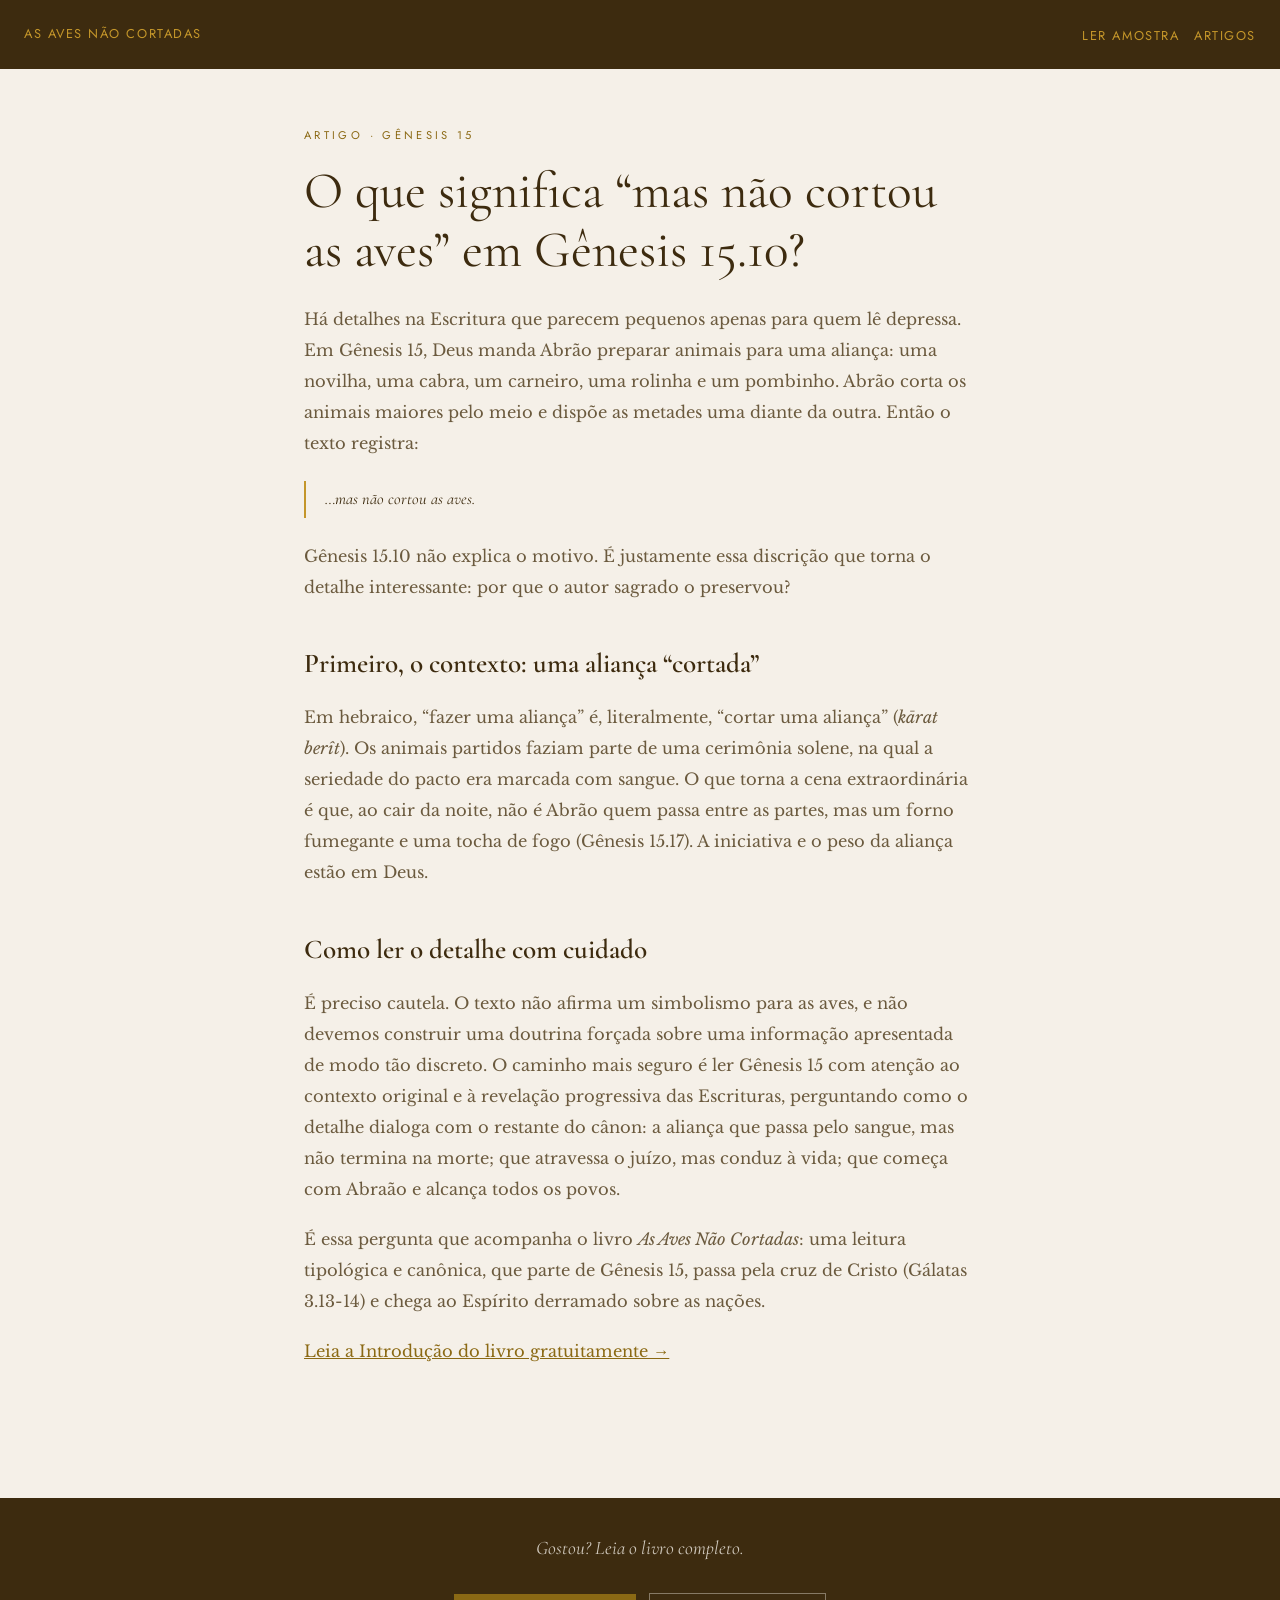
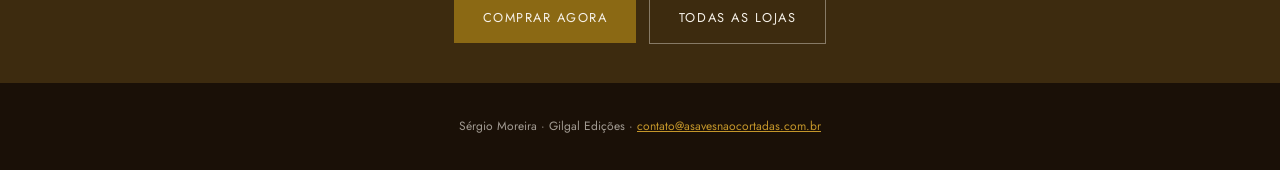
<file: artigos/aves-nao-cortadas-genesis-15/index.html>
<!DOCTYPE html>
<html lang="pt-BR">
<head>
<meta charset="UTF-8"><meta name="viewport" content="width=device-width, initial-scale=1.0">
<title>O que significa “mas não cortou as aves” em Gênesis 15.10?</title>
<meta name="description" content="Em Gênesis 15, Abrão corta os animais ao meio, mas não as aves. Entenda o detalhe, o contexto da aliança e por que ele merece atenção.">
<link rel="canonical" href="https://asavesnaocortadas.com.br/artigos/aves-nao-cortadas-genesis-15/">
<meta property="og:type" content="article"><meta property="og:title" content="O que significa “mas não cortou as aves” em Gênesis 15.10?"><meta property="og:description" content="Em Gênesis 15, Abrão corta os animais ao meio, mas não as aves. Entenda o detalhe, o contexto da aliança e por que ele merece atenção."><meta property="og:url" content="https://asavesnaocortadas.com.br/artigos/aves-nao-cortadas-genesis-15/"><meta property="og:image" content="https://asavesnaocortadas.com.br/Capa.png">
<script type="application/ld+json">{"@context":"https://schema.org","@type":"Article","headline":"O que significa “mas não cortou as aves” em Gênesis 15.10?","author":{"@type":"Person","name":"Sérgio Moreira","url":"https://asavesnaocortadas.com.br/#autor"},"inLanguage":"pt-BR","mainEntityOfPage":"https://asavesnaocortadas.com.br/artigos/aves-nao-cortadas-genesis-15/","publisher":{"@type":"Organization","name":"Gilgal Edições"},"image":"https://asavesnaocortadas.com.br/Capa.png","datePublished":"2026-10-06","dateModified":"2026-11-12","about":{"@type":"Book","name":"As Aves Não Cortadas","url":"https://asavesnaocortadas.com.br/"}}</script>
<script type="application/ld+json">{"@context":"https://schema.org","@type":"BreadcrumbList","itemListElement":[{"@type":"ListItem","position":1,"name":"Início","item":"https://asavesnaocortadas.com.br/"},{"@type":"ListItem","position":2,"name":"Artigos","item":"https://asavesnaocortadas.com.br/artigos/"},{"@type":"ListItem","position":3,"name":"O que significa “mas não cortou as aves” em Gênesis 15.10?","item":"https://asavesnaocortadas.com.br/artigos/aves-nao-cortadas-genesis-15/"}]}</script>
<link rel="preconnect" href="https://fonts.googleapis.com"><link rel="preconnect" href="https://fonts.gstatic.com" crossorigin><link href="https://fonts.googleapis.com/css2?family=Cormorant+Garamond:ital,wght@0,300;0,400;0,600;1,300;1,400&family=Libre+Baskerville:ital,wght@0,400;0,700;1,400&family=Jost:wght@300;400;500&display=swap" rel="stylesheet"><link rel="stylesheet" href="/assets/site.css">
<link rel="icon" href="/favicon.svg" type="image/svg+xml">
<link rel="manifest" href="/site.webmanifest">
<meta name="theme-color" content="#3D2B0F">
<meta name="author" content="Sérgio Moreira">
<meta property="og:site_name" content="As Aves Não Cortadas">
<meta property="og:locale" content="pt_BR">
<meta property="og:image:width" content="700">
<meta property="og:image:height" content="1152">
<meta property="og:image:alt" content="Capa do livro As Aves Não Cortadas, de Sérgio Moreira">
<meta name="twitter:card" content="summary">
<link rel="stylesheet" href="/assets/enhance.css">
</head>
<body>
<a class="skip" href="#conteudo">Ir para o conteúdo</a>
<header><a href="/">As Aves Não Cortadas</a><nav aria-label="Seções"><a href="/amostra/">Ler amostra</a> &nbsp; <a href="/artigos/">Artigos</a></nav></header>
<main id="conteudo">
<p class="label">Artigo · Gênesis 15</p><h1>O que significa “mas não cortou as aves” em Gênesis 15.10?</h1>
<p>Há detalhes na Escritura que parecem pequenos apenas para quem lê depressa. Em Gênesis 15, Deus manda Abrão preparar animais para uma aliança: uma novilha, uma cabra, um carneiro, uma rolinha e um pombinho. Abrão corta os animais maiores pelo meio e dispõe as metades uma diante da outra. Então o texto registra:</p>
<blockquote><p>…mas não cortou as aves.</p></blockquote>
<p>Gênesis 15.10 não explica o motivo. É justamente essa discrição que torna o detalhe interessante: por que o autor sagrado o preservou?</p>
<h2>Primeiro, o contexto: uma aliança “cortada”</h2>
<p>Em hebraico, “fazer uma aliança” é, literalmente, “cortar uma aliança” (<em>kārat berît</em>). Os animais partidos faziam parte de uma cerimônia solene, na qual a seriedade do pacto era marcada com sangue. O que torna a cena extraordinária é que, ao cair da noite, não é Abrão quem passa entre as partes, mas um forno fumegante e uma tocha de fogo (Gênesis 15.17). A iniciativa e o peso da aliança estão em Deus.</p>
<h2>Como ler o detalhe com cuidado</h2>
<p>É preciso cautela. O texto não afirma um simbolismo para as aves, e não devemos construir uma doutrina forçada sobre uma informação apresentada de modo tão discreto. O caminho mais seguro é ler Gênesis 15 com atenção ao contexto original e à revelação progressiva das Escrituras, perguntando como o detalhe dialoga com o restante do cânon: a aliança que passa pelo sangue, mas não termina na morte; que atravessa o juízo, mas conduz à vida; que começa com Abraão e alcança todos os povos.</p>
<p>É essa pergunta que acompanha o livro <em>As Aves Não Cortadas</em>: uma leitura tipológica e canônica, que parte de Gênesis 15, passa pela cruz de Cristo (Gálatas 3.13-14) e chega ao Espírito derramado sobre as nações.</p>
<p><a href="/amostra/" style="color:#8B6914">Leia a Introdução do livro gratuitamente →</a></p>
</main>
<div class="cta"><p>Gostou? Leia o livro completo.</p><a class="btn" href="https://go.hotmart.com/M106552113T" target="_blank" rel="noopener">Comprar agora</a><a class="btn alt" href="/#onde-encontrar">Todas as lojas</a></div>
<footer>Sérgio Moreira · Gilgal Edições · <a href="mailto:contato@asavesnaocortadas.com.br">contato@asavesnaocortadas.com.br</a></footer>
</body>
</html>
</file>
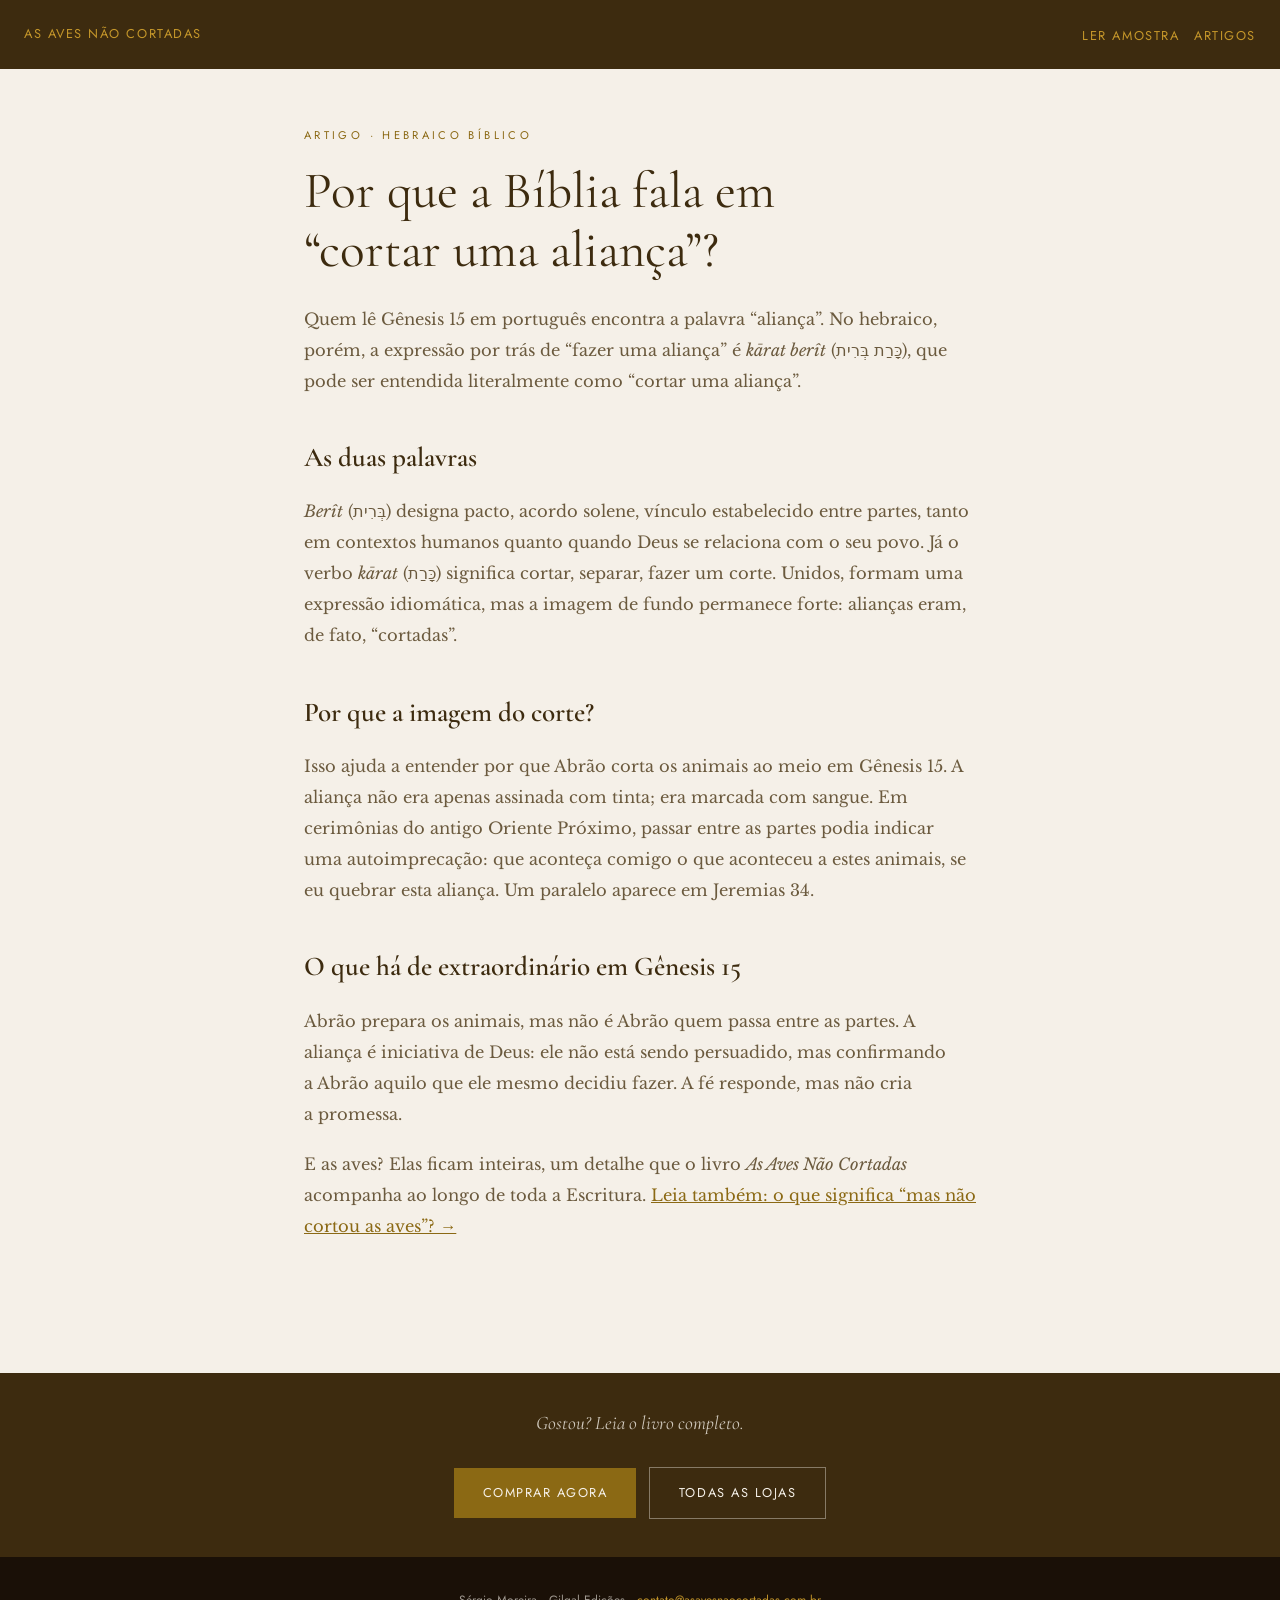
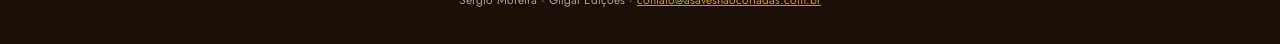
<file: artigos/cortar-uma-alianca/index.html>
<!DOCTYPE html>
<html lang="pt-BR">
<head>
<meta charset="UTF-8"><meta name="viewport" content="width=device-width, initial-scale=1.0">
<title>Por que a Bíblia fala em “cortar uma aliança”? O sentido de kārat berît</title>
<meta name="description" content="A expressão hebraica kārat berît significa literalmente “cortar uma aliança”. Entenda a origem da imagem e o que ela revela em Gênesis 15.">
<link rel="canonical" href="https://asavesnaocortadas.com.br/artigos/cortar-uma-alianca/">
<meta property="og:type" content="article"><meta property="og:title" content="Por que a Bíblia fala em “cortar uma aliança”? O sentido de kārat berît"><meta property="og:description" content="A expressão hebraica kārat berît significa literalmente “cortar uma aliança”. Entenda a origem da imagem e o que ela revela em Gênesis 15."><meta property="og:url" content="https://asavesnaocortadas.com.br/artigos/cortar-uma-alianca/"><meta property="og:image" content="https://asavesnaocortadas.com.br/Capa.png">
<script type="application/ld+json">{"@context":"https://schema.org","@type":"Article","headline":"Por que a Bíblia fala em “cortar uma aliança”? O sentido de kārat berît","author":{"@type":"Person","name":"Sérgio Moreira","url":"https://asavesnaocortadas.com.br/#autor"},"inLanguage":"pt-BR","mainEntityOfPage":"https://asavesnaocortadas.com.br/artigos/cortar-uma-alianca/","publisher":{"@type":"Organization","name":"Gilgal Edições"},"image":"https://asavesnaocortadas.com.br/Capa.png","datePublished":"2026-10-06","dateModified":"2026-11-12","about":{"@type":"Book","name":"As Aves Não Cortadas","url":"https://asavesnaocortadas.com.br/"}}</script>
<script type="application/ld+json">{"@context":"https://schema.org","@type":"BreadcrumbList","itemListElement":[{"@type":"ListItem","position":1,"name":"Início","item":"https://asavesnaocortadas.com.br/"},{"@type":"ListItem","position":2,"name":"Artigos","item":"https://asavesnaocortadas.com.br/artigos/"},{"@type":"ListItem","position":3,"name":"Por que a Bíblia fala em “cortar uma aliança”? O sentido de kārat berît","item":"https://asavesnaocortadas.com.br/artigos/cortar-uma-alianca/"}]}</script>
<link rel="preconnect" href="https://fonts.googleapis.com"><link rel="preconnect" href="https://fonts.gstatic.com" crossorigin><link href="https://fonts.googleapis.com/css2?family=Cormorant+Garamond:ital,wght@0,300;0,400;0,600;1,300;1,400&family=Libre+Baskerville:ital,wght@0,400;0,700;1,400&family=Jost:wght@300;400;500&display=swap" rel="stylesheet"><link rel="stylesheet" href="/assets/site.css">
<link rel="icon" href="/favicon.svg" type="image/svg+xml">
<link rel="manifest" href="/site.webmanifest">
<meta name="theme-color" content="#3D2B0F">
<meta name="author" content="Sérgio Moreira">
<meta property="og:site_name" content="As Aves Não Cortadas">
<meta property="og:locale" content="pt_BR">
<meta property="og:image:width" content="700">
<meta property="og:image:height" content="1152">
<meta property="og:image:alt" content="Capa do livro As Aves Não Cortadas, de Sérgio Moreira">
<meta name="twitter:card" content="summary">
<link rel="stylesheet" href="/assets/enhance.css">
</head>
<body>
<a class="skip" href="#conteudo">Ir para o conteúdo</a>
<header><a href="/">As Aves Não Cortadas</a><nav aria-label="Seções"><a href="/amostra/">Ler amostra</a> &nbsp; <a href="/artigos/">Artigos</a></nav></header>
<main id="conteudo">
<p class="label">Artigo · Hebraico bíblico</p><h1>Por que a Bíblia fala em “cortar uma aliança”?</h1>
<p>Quem lê Gênesis 15 em português encontra a palavra “aliança”. No hebraico, porém, a expressão por trás de “fazer uma aliança” é <em>kārat berît</em> (כָּרַת בְּרִית), que pode ser entendida literalmente como “cortar uma aliança”.</p>
<h2>As duas palavras</h2>
<p><em>Berît</em> (בְּרִית) designa pacto, acordo solene, vínculo estabelecido entre partes, tanto em contextos humanos quanto quando Deus se relaciona com o seu povo. Já o verbo <em>kārat</em> (כָּרַת) significa cortar, separar, fazer um corte. Unidos, formam uma expressão idiomática, mas a imagem de fundo permanece forte: alianças eram, de fato, “cortadas”.</p>
<h2>Por que a imagem do corte?</h2>
<p>Isso ajuda a entender por que Abrão corta os animais ao meio em Gênesis 15. A aliança não era apenas assinada com tinta; era marcada com sangue. Em cerimônias do antigo Oriente Próximo, passar entre as partes podia indicar uma autoimprecação: que aconteça comigo o que aconteceu a estes animais, se eu quebrar esta aliança. Um paralelo aparece em Jeremias 34.</p>
<h2>O que há de extraordinário em Gênesis 15</h2>
<p>Abrão prepara os animais, mas não é Abrão quem passa entre as partes. A aliança é iniciativa de Deus: ele não está sendo persuadido, mas confirmando a Abrão aquilo que ele mesmo decidiu fazer. A fé responde, mas não cria a promessa.</p>
<p>E as aves? Elas ficam inteiras, um detalhe que o livro <em>As Aves Não Cortadas</em> acompanha ao longo de toda a Escritura. <a href="/artigos/aves-nao-cortadas-genesis-15/" style="color:#8B6914">Leia também: o que significa “mas não cortou as aves”? →</a></p>
</main>
<div class="cta"><p>Gostou? Leia o livro completo.</p><a class="btn" href="https://go.hotmart.com/M106552113T" target="_blank" rel="noopener">Comprar agora</a><a class="btn alt" href="/#onde-encontrar">Todas as lojas</a></div>
<footer>Sérgio Moreira · Gilgal Edições · <a href="mailto:contato@asavesnaocortadas.com.br">contato@asavesnaocortadas.com.br</a></footer>
</body>
</html>
</file>
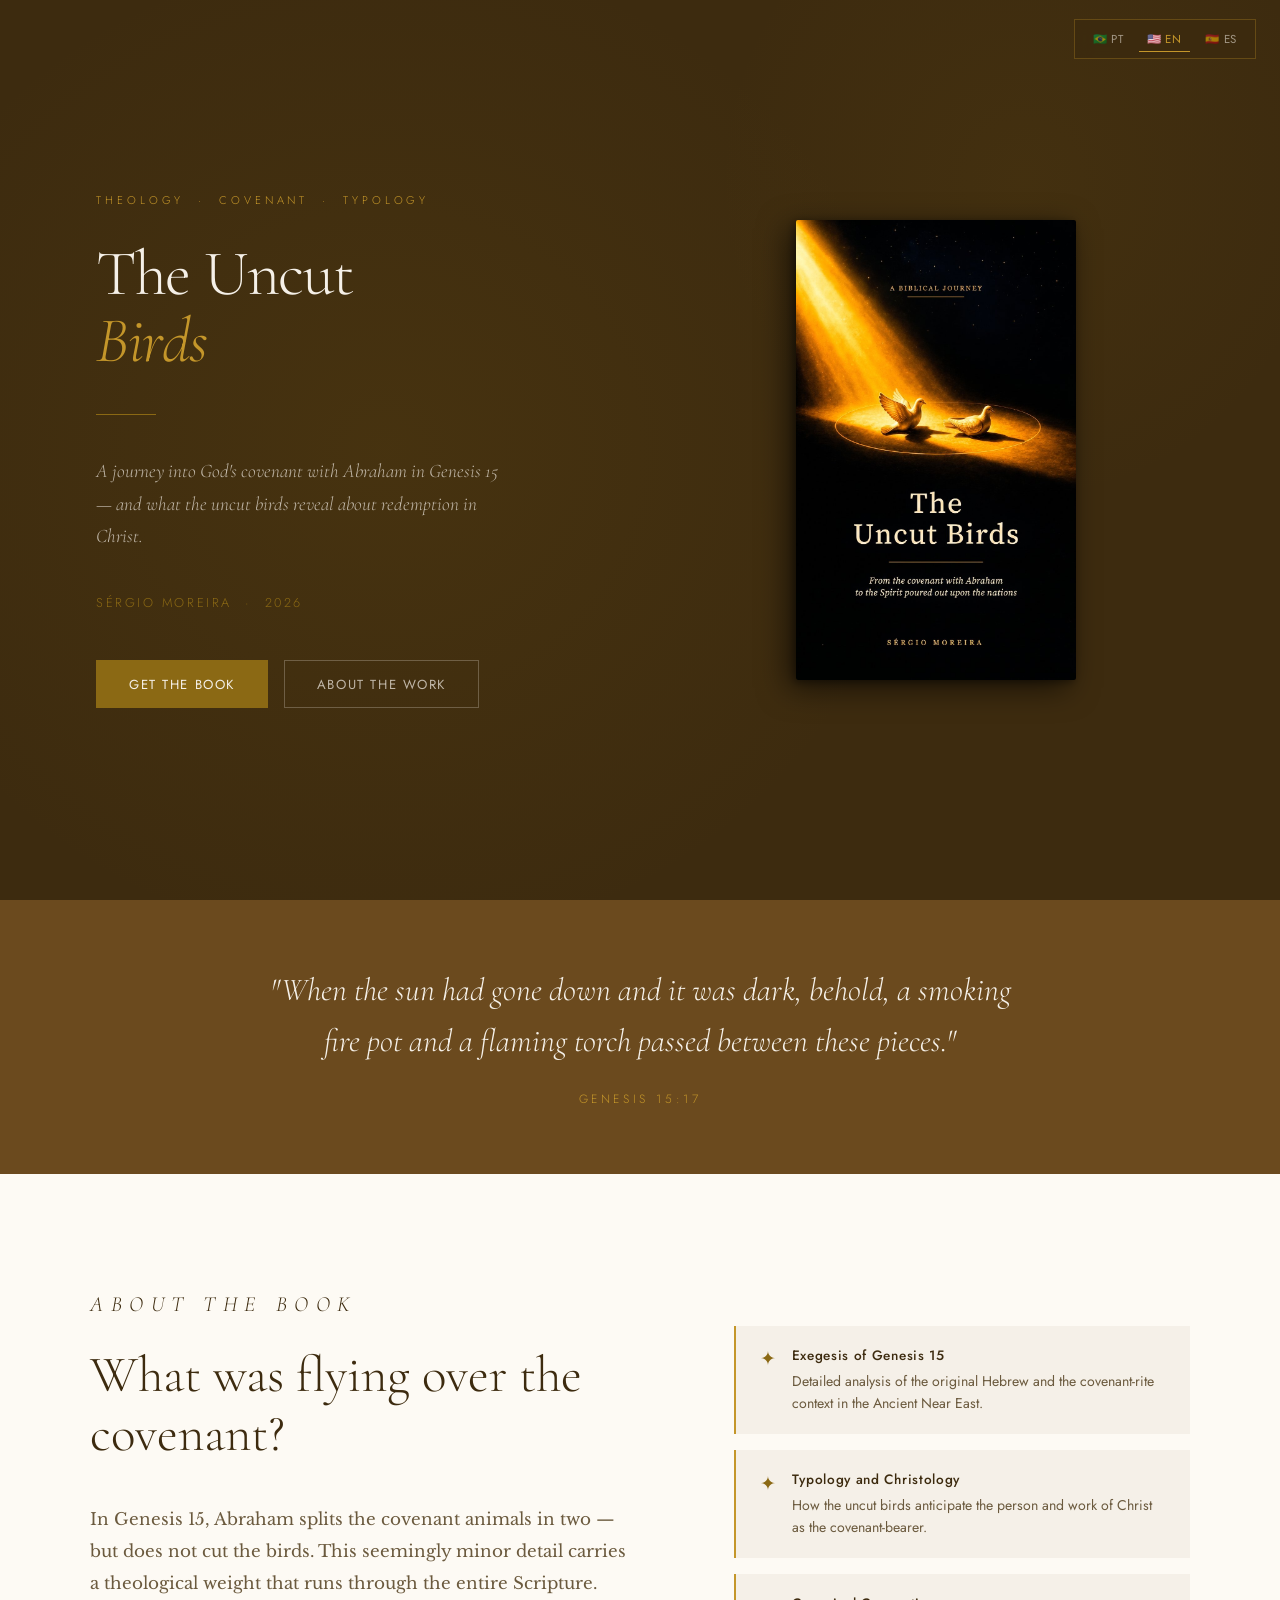
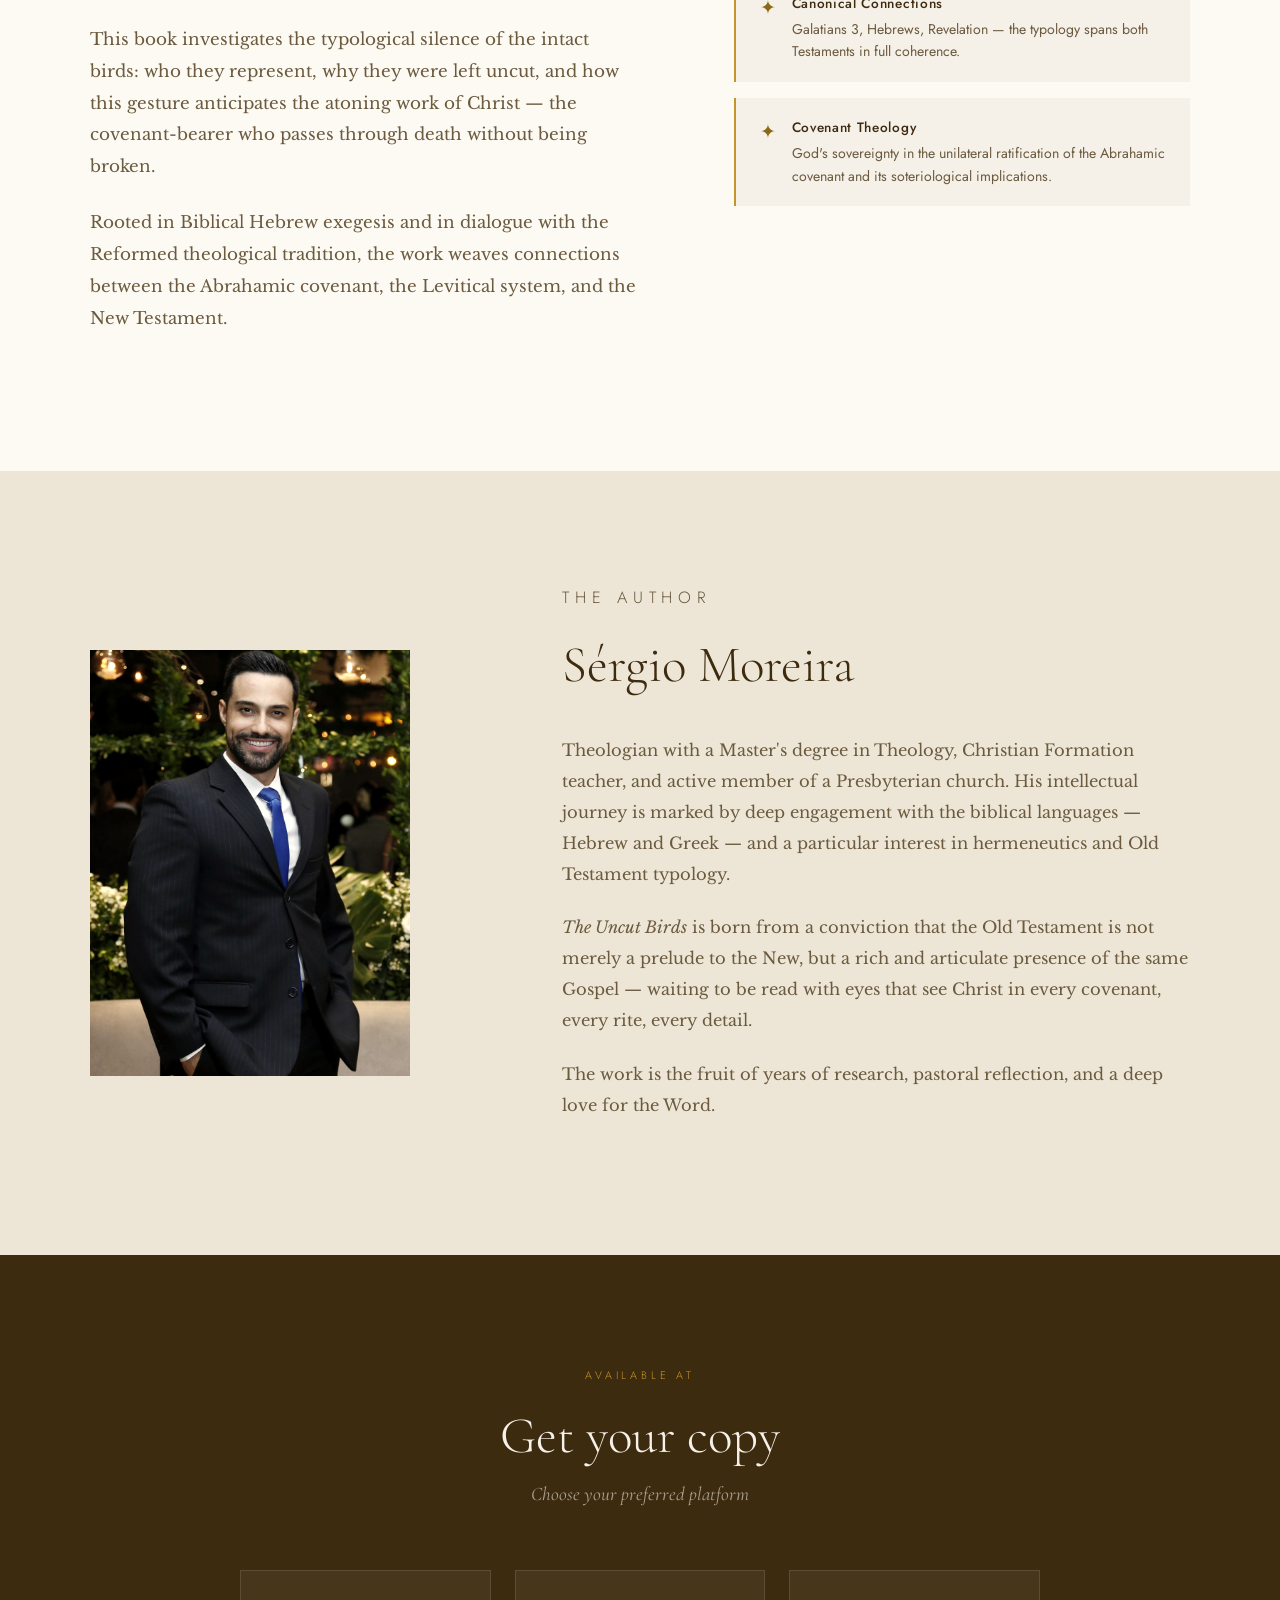
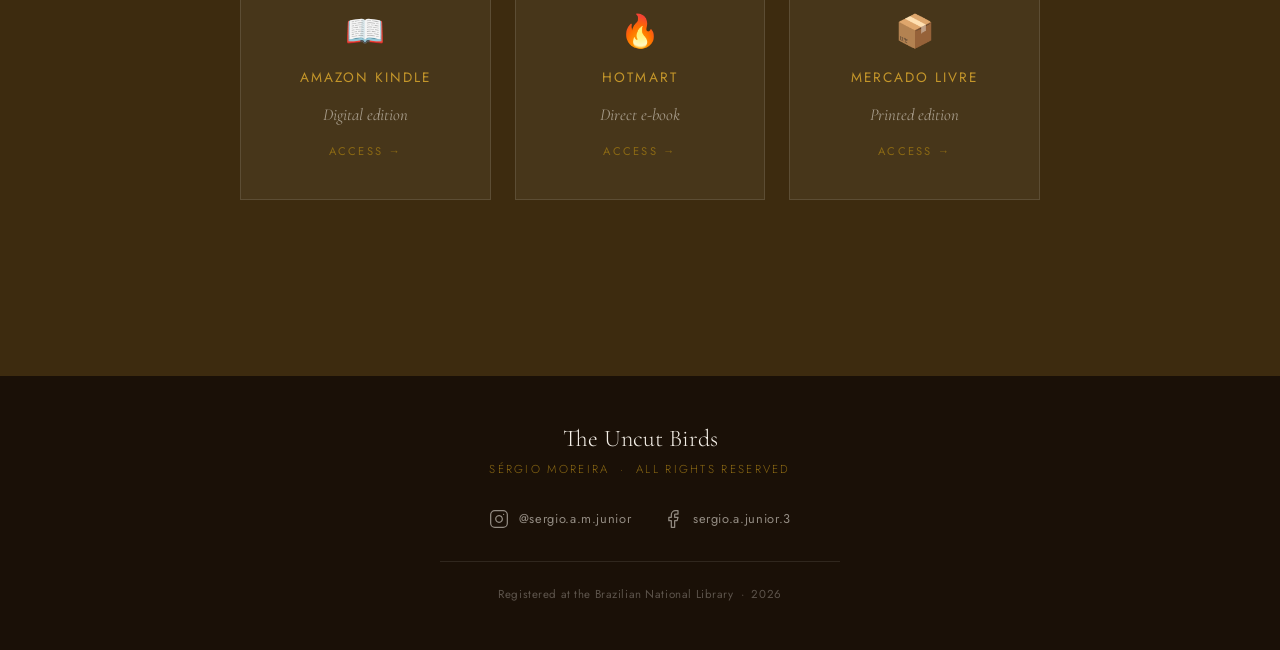
<file: en/index-en.html>
<!DOCTYPE html>
<html lang="en">
<head>
<meta charset="UTF-8">
<meta name="viewport" content="width=device-width, initial-scale=1.0">
<title>The Uncut Birds — Sérgio Moreira</title>
<meta name="description" content="A deep theological exploration of God's covenant with Abraham in Genesis 15, uncovering the typological significance of the uncut birds in the redemptive arc of Scripture.">
<link rel="preconnect" href="https://fonts.googleapis.com">
<link rel="preconnect" href="https://fonts.gstatic.com" crossorigin>
<link href="https://fonts.googleapis.com/css2?family=Cormorant+Garamond:ital,wght@0,300;0,400;0,600;1,300;1,400&family=Libre+Baskerville:ital,wght@0,400;0,700;1,400&family=Jost:wght@300;400;500&display=swap" rel="stylesheet">
<style>
  :root {
    --creme: #F5F0E8; --creme-dark: #EDE6D6; --dourado: #8B6914;
    --dourado-claro: #C4962A; --marrom: #3D2B0F; --marrom-medio: #6B4A1E;
    --texto: #2A1F0E; --texto-suave: #6B5A3E; --branco: #FDFAF4;
  }
  * { margin: 0; padding: 0; box-sizing: border-box; }
  html { scroll-behavior: smooth; }
  body { background: var(--creme); color: var(--texto); font-family: 'Libre Baskerville', serif; overflow-x: hidden; }
  .lang-nav { position: fixed; top: 1.2rem; right: 1.5rem; z-index: 100; display: flex; gap: 0.4rem; background: rgba(61,43,15,0.85); backdrop-filter: blur(8px); padding: 0.4rem 0.6rem; border: 1px solid rgba(196,150,42,0.3); }
  .lang-btn { font-family: 'Jost', sans-serif; font-size: 0.72rem; font-weight: 400; letter-spacing: 0.08em; color: rgba(245,240,232,0.55); text-decoration: none; padding: 0.25rem 0.5rem; transition: color 0.2s ease; }
  .lang-btn:hover { color: var(--dourado-claro); }
  .lang-btn.active { color: var(--dourado-claro); border-bottom: 1px solid var(--dourado-claro); }
  .hero { min-height: 100vh; background: var(--marrom); display: grid; grid-template-columns: 1fr 1fr; position: relative; overflow: hidden; }
  .hero::before { content: ''; position: absolute; inset: 0; background: radial-gradient(ellipse 60% 80% at 30% 50%, rgba(139,105,20,0.12) 0%, transparent 70%), radial-gradient(ellipse 40% 60% at 80% 20%, rgba(139,105,20,0.08) 0%, transparent 60%); pointer-events: none; }
  .hero-text { display: flex; flex-direction: column; justify-content: center; padding: 5rem 4rem 5rem 6rem; position: relative; z-index: 2; }
  .hero-eyebrow { font-family: 'Jost', sans-serif; font-weight: 300; font-size: 0.7rem; letter-spacing: 0.35em; text-transform: uppercase; color: var(--dourado-claro); margin-bottom: 2rem; }
  .hero-title { font-family: 'Cormorant Garamond', serif; font-weight: 300; font-size: clamp(3.2rem, 5vw, 5.5rem); line-height: 1.05; color: var(--creme); letter-spacing: -0.02em; }
  .hero-title em { font-style: italic; color: var(--dourado-claro); }
  .hero-divider { width: 60px; height: 1px; background: var(--dourado); margin: 2.5rem 0; }
  .hero-subtitle { font-family: 'Cormorant Garamond', serif; font-style: italic; font-weight: 300; font-size: 1.2rem; line-height: 1.7; color: rgba(245,240,232,0.7); max-width: 420px; }
  .hero-autor { margin-top: 2.5rem; font-family: 'Jost', sans-serif; font-weight: 300; font-size: 0.8rem; letter-spacing: 0.2em; text-transform: uppercase; color: var(--dourado); }
  .hero-cta-group { margin-top: 3rem; display: flex; gap: 1rem; flex-wrap: wrap; }
  .btn-primary { display: inline-block; padding: 0.85rem 2rem; background: var(--dourado); color: var(--creme); font-family: 'Jost', sans-serif; font-weight: 400; font-size: 0.82rem; letter-spacing: 0.12em; text-transform: uppercase; text-decoration: none; border: 1px solid var(--dourado); transition: all 0.3s ease; }
  .btn-primary:hover { background: var(--dourado-claro); border-color: var(--dourado-claro); }
  .btn-secondary { display: inline-block; padding: 0.85rem 2rem; background: transparent; color: rgba(245,240,232,0.7); font-family: 'Jost', sans-serif; font-weight: 400; font-size: 0.82rem; letter-spacing: 0.12em; text-transform: uppercase; text-decoration: none; border: 1px solid rgba(245,240,232,0.25); transition: all 0.3s ease; }
  .btn-secondary:hover { border-color: rgba(245,240,232,0.6); color: var(--creme); }
  .hero-book { display: flex; align-items: center; justify-content: center; padding: 5rem 5rem 5rem 2rem; position: relative; z-index: 2; }
  .book-wrapper { position: relative; width: 280px; }
  .book-img { width: 100%; border-radius: 2px; box-shadow: -8px 8px 30px rgba(0,0,0,0.6), -2px 2px 8px rgba(0,0,0,0.4); display: block; }
  .versiculo { background: var(--marrom-medio); padding: 4rem 2rem; text-align: center; }
  .versiculo blockquote { font-family: 'Cormorant Garamond', serif; font-style: italic; font-weight: 300; font-size: clamp(1.4rem, 2.5vw, 2rem); color: var(--creme); max-width: 750px; margin: 0 auto; line-height: 1.6; }
  .versiculo cite { display: block; margin-top: 1.5rem; font-family: 'Jost', sans-serif; font-style: normal; font-weight: 300; font-size: 0.75rem; letter-spacing: 0.3em; text-transform: uppercase; color: var(--dourado-claro); }
  .sobre { background: var(--branco); padding: 7rem 2rem; }
  .container { max-width: 1100px; margin: 0 auto; }
  .section-label { font-family: 'Jost', sans-serif; font-weight: 300; font-size: 0.68rem; letter-spacing: 0.35em; text-transform: uppercase; color: var(--dourado); margin-bottom: 1.5rem; }
  .section-title { font-family: 'Cormorant Garamond', serif; font-weight: 300; font-size: clamp(2.2rem, 4vw, 3.5rem); line-height: 1.15; color: var(--marrom); margin-bottom: 2.5rem; }
  .sobre-grid { display: grid; grid-template-columns: 1.2fr 1fr; gap: 6rem; align-items: start; }
  .sobre-texto p { font-size: 1.05rem; line-height: 1.9; color: var(--texto-suave); margin-bottom: 1.5rem; }
  .sobre-texto p:first-child { font-family: 'Cormorant Garamond', serif; font-size: 1.35rem; font-style: italic; color: var(--marrom); line-height: 1.7; }
  .temas { margin-top: 2.5rem; display: flex; flex-direction: column; gap: 1rem; }
  .tema-item { display: flex; align-items: flex-start; gap: 1rem; padding: 1.2rem 1.5rem; border-left: 2px solid var(--dourado-claro); background: var(--creme); }
  .tema-icon { font-size: 1.2rem; color: var(--dourado); flex-shrink: 0; margin-top: 0.1rem; }
  .tema-content h4 { font-family: 'Jost', sans-serif; font-weight: 500; font-size: 0.85rem; letter-spacing: 0.05em; color: var(--marrom); margin-bottom: 0.3rem; }
  .tema-content p { font-size: 0.88rem !important; line-height: 1.6 !important; color: var(--texto-suave) !important; margin: 0 !important; font-family: 'Jost', sans-serif; }
  .autor { background: var(--creme-dark); padding: 7rem 2rem; }
  .autor-grid { display: grid; grid-template-columns: 1fr 1.6fr; gap: 5rem; align-items: center; }
  .autor-foto-wrapper { position: relative; }
  .autor-foto { width: 100%; max-width: 320px; aspect-ratio: 3/4; object-fit: cover; display: block; filter: sepia(15%) contrast(1.05); }
  .autor-foto-frame { position: absolute; top: 20px; left: 20px; right: -20px; bottom: -20px; border: 1px solid var(--dourado); z-index: -1; }
  .autor-bio p { font-size: 1.02rem; line-height: 1.9; color: var(--texto-suave); margin-bottom: 1.4rem; }
  .onde { background: var(--marrom); padding: 7rem 2rem; text-align: center; }
  .onde .section-label { color: var(--dourado-claro); }
  .onde .section-title { color: var(--creme); margin-bottom: 1rem; }
  .onde-subtitulo { font-family: 'Cormorant Garamond', serif; font-style: italic; font-size: 1.2rem; color: rgba(245,240,232,0.6); margin-bottom: 4rem; }
  .lojas-grid { display: grid; grid-template-columns: repeat(3, 1fr); gap: 1.5rem; max-width: 800px; margin: 0 auto 4rem; }
  .loja-card { background: rgba(245,240,232,0.05); border: 1px solid rgba(245,240,232,0.12); padding: 2.5rem 1.5rem; text-decoration: none; color: var(--creme); transition: all 0.3s ease; display: flex; flex-direction: column; align-items: center; gap: 1rem; }
  .loja-card:hover { background: rgba(139,105,20,0.2); border-color: var(--dourado); transform: translateY(-4px); }
  .loja-icon { font-size: 2rem; }
  .loja-nome { font-family: 'Jost', sans-serif; font-weight: 400; font-size: 0.85rem; letter-spacing: 0.15em; text-transform: uppercase; color: var(--dourado-claro); }
  .loja-desc { font-family: 'Cormorant Garamond', serif; font-style: italic; font-size: 1.05rem; color: rgba(245,240,232,0.55); line-height: 1.4; }
  .loja-link-text { font-family: 'Jost', sans-serif; font-size: 0.7rem; letter-spacing: 0.2em; text-transform: uppercase; color: var(--dourado); }
  footer { background: #1A1007; padding: 3rem 2rem; text-align: center; }
  .footer-title { font-family: 'Cormorant Garamond', serif; font-weight: 300; font-size: 1.5rem; color: var(--creme); margin-bottom: 0.5rem; }
  .footer-sub { font-family: 'Jost', sans-serif; font-weight: 300; font-size: 0.72rem; letter-spacing: 0.2em; text-transform: uppercase; color: var(--dourado); margin-bottom: 2rem; }
  footer hr { border: none; border-top: 1px solid rgba(245,240,232,0.1); max-width: 400px; margin: 0 auto 1.5rem; }
  .footer-copy { font-family: 'Jost', sans-serif; font-size: 0.72rem; color: rgba(245,240,232,0.3); letter-spacing: 0.05em; }
  .footer-social { display: flex; justify-content: center; gap: 2rem; margin-bottom: 2rem; flex-wrap: wrap; }
  .social-link { display: flex; align-items: center; gap: 0.6rem; color: rgba(245,240,232,0.55); text-decoration: none; font-family: 'Jost', sans-serif; font-size: 0.8rem; letter-spacing: 0.05em; transition: color 0.3s ease; }
  .social-link:hover { color: var(--dourado-claro); }
  @media (max-width: 900px) {
    .hero { grid-template-columns: 1fr; min-height: auto; }
    .hero-text { padding: 4rem 2rem 2rem; order: 2; }
    .hero-book { order: 1; padding: 4rem 2rem 2rem; }
    .book-wrapper { width: 200px; }
    .sobre-grid, .autor-grid { grid-template-columns: 1fr; gap: 3rem; }
    .autor-foto { max-width: 220px; margin: 0 auto; }
    .autor-foto-frame { display: none; }
    .lojas-grid { grid-template-columns: 1fr; max-width: 360px; }
    .lang-nav { top: 0.8rem; right: 0.8rem; }
  }
  @media (max-width: 600px) {
    .hero-text { padding: 3rem 1.5rem 2rem; }
    .hero-cta-group { flex-direction: column; }
    .btn-primary, .btn-secondary { text-align: center; }
  }
  @keyframes fadeUp { from { opacity: 0; transform: translateY(30px); } to { opacity: 1; transform: translateY(0); } }
  .hero-eyebrow { animation: fadeUp 0.8s ease both; }
  .hero-title { animation: fadeUp 0.8s 0.15s ease both; }
  .hero-divider { animation: fadeUp 0.8s 0.3s ease both; }
  .hero-subtitle { animation: fadeUp 0.8s 0.4s ease both; }
  .hero-autor { animation: fadeUp 0.8s 0.5s ease both; }
  .hero-cta-group { animation: fadeUp 0.8s 0.6s ease both; }
  .book-wrapper { animation: fadeUp 0.8s 0.3s ease both; }
</style>
</head>
<body>

<nav class="lang-nav">
  <a href="/" class="lang-btn">🇧🇷 PT</a>
  <a href="/en/" class="lang-btn active">🇺🇸 EN</a>
  <a href="/es/" class="lang-btn">🇪🇸 ES</a>
</nav>

<section class="hero">
  <div class="hero-text">
    <p class="hero-eyebrow">Theology &nbsp;·&nbsp; Covenant &nbsp;·&nbsp; Typology</p>
    <h1 class="hero-title">The Uncut<br><em>Birds</em></h1>
    <div class="hero-divider"></div>
    <p class="hero-subtitle">A journey into God's covenant with Abraham in Genesis 15 — and what the uncut birds reveal about redemption in Christ.</p>
    <p class="hero-autor">Sérgio Moreira &nbsp;·&nbsp; 2026</p>
    <div class="hero-cta-group">
      <a href="#where-to-buy" class="btn-primary">Get the book</a>
      <a href="#about" class="btn-secondary">About the work</a>
    </div>
  </div>
  <div class="hero-book">
    <div class="book-wrapper">
      <img src="Capa-En.jpg" alt="Cover of The Uncut Birds — Sérgio Moreira" class="book-img">
    </div>
  </div>
</section>

<section class="versiculo">
  <blockquote>
    "When the sun had gone down and it was dark, behold, a smoking fire pot and a flaming torch passed between these pieces."
    <cite>Genesis 15:17</cite>
  </blockquote>
</section>

<section class="sobre" id="about">
  <div class="container">
    <div class="sobre-grid">
      <div class="sobre-texto">
        <p class="section-label">About the book</p>
        <h2 class="section-title">What was flying over the covenant?</h2>
        <p>In Genesis 15, Abraham splits the covenant animals in two — but does not cut the birds. This seemingly minor detail carries a theological weight that runs through the entire Scripture.</p>
        <p>This book investigates the typological silence of the intact birds: who they represent, why they were left uncut, and how this gesture anticipates the atoning work of Christ — the covenant-bearer who passes through death without being broken.</p>
        <p>Rooted in Biblical Hebrew exegesis and in dialogue with the Reformed theological tradition, the work weaves connections between the Abrahamic covenant, the Levitical system, and the New Testament.</p>
      </div>
      <div>
        <div class="temas">
          <div class="tema-item"><span class="tema-icon">✦</span><div class="tema-content"><h4>Exegesis of Genesis 15</h4><p>Detailed analysis of the original Hebrew and the covenant-rite context in the Ancient Near East.</p></div></div>
          <div class="tema-item"><span class="tema-icon">✦</span><div class="tema-content"><h4>Typology and Christology</h4><p>How the uncut birds anticipate the person and work of Christ as the covenant-bearer.</p></div></div>
          <div class="tema-item"><span class="tema-icon">✦</span><div class="tema-content"><h4>Canonical Connections</h4><p>Galatians 3, Hebrews, Revelation — the typology spans both Testaments in full coherence.</p></div></div>
          <div class="tema-item"><span class="tema-icon">✦</span><div class="tema-content"><h4>Covenant Theology</h4><p>God's sovereignty in the unilateral ratification of the Abrahamic covenant and its soteriological implications.</p></div></div>
        </div>
      </div>
    </div>
  </div>
</section>

<section class="autor" id="author">
  <div class="container">
    <div class="autor-grid">
      <div class="autor-foto-wrapper">
        <img src="../autor.jpg" alt="Sérgio Moreira, author" class="autor-foto">
        <div class="autor-foto-frame"></div>
      </div>
      <div class="autor-bio">
        <p class="section-label">The author</p>
        <h2 class="section-title">Sérgio Moreira</h2>
        <p>Theologian with a Master's degree in Theology, Christian Formation teacher, and active member of a Presbyterian church. His intellectual journey is marked by deep engagement with the biblical languages — Hebrew and Greek — and a particular interest in hermeneutics and Old Testament typology.</p>
        <p><em>The Uncut Birds</em> is born from a conviction that the Old Testament is not merely a prelude to the New, but a rich and articulate presence of the same Gospel — waiting to be read with eyes that see Christ in every covenant, every rite, every detail.</p>
        <p>The work is the fruit of years of research, pastoral reflection, and a deep love for the Word.</p>
      </div>
    </div>
  </div>
</section>

<section class="onde" id="where-to-buy">
  <div class="container">
    <p class="section-label">Available at</p>
    <h2 class="section-title">Get your copy</h2>
    <p class="onde-subtitulo">Choose your preferred platform</p>
    <div class="lojas-grid">
      <a href="SEU_LINK_AMAZON_KINDLE_AQUI" class="loja-card" target="_blank" rel="noopener"><span class="loja-icon">📖</span><span class="loja-nome">Amazon Kindle</span><span class="loja-desc">Digital edition</span><span class="loja-link-text">Access →</span></a>
      <a href="SEU_LINK_HOTMART_AQUI" class="loja-card" target="_blank" rel="noopener"><span class="loja-icon">🔥</span><span class="loja-nome">Hotmart</span><span class="loja-desc">Direct e-book</span><span class="loja-link-text">Access →</span></a>
      <a href="SEU_LINK_MERCADO_LIVRE_AQUI" class="loja-card" target="_blank" rel="noopener"><span class="loja-icon">📦</span><span class="loja-nome">Mercado Livre</span><span class="loja-desc">Printed edition</span><span class="loja-link-text">Access →</span></a>
    </div>
  </div>
</section>

<footer>
  <p class="footer-title">The Uncut Birds</p>
  <p class="footer-sub">Sérgio Moreira &nbsp;·&nbsp; All rights reserved</p>
  <div class="footer-social">
    <a href="https://www.instagram.com/sergio.a.m.junior/" target="_blank" rel="noopener" class="social-link" aria-label="Instagram">
      <svg xmlns="http://www.w3.org/2000/svg" width="20" height="20" viewBox="0 0 24 24" fill="none" stroke="currentColor" stroke-width="1.5" stroke-linecap="round" stroke-linejoin="round"><rect x="2" y="2" width="20" height="20" rx="5" ry="5"/><path d="M16 11.37A4 4 0 1 1 12.63 8 4 4 0 0 1 16 11.37z"/><line x1="17.5" y1="6.5" x2="17.51" y2="6.5"/></svg>
      <span>@sergio.a.m.junior</span>
    </a>
    <a href="https://www.facebook.com/sergio.a.junior.3" target="_blank" rel="noopener" class="social-link" aria-label="Facebook">
      <svg xmlns="http://www.w3.org/2000/svg" width="20" height="20" viewBox="0 0 24 24" fill="none" stroke="currentColor" stroke-width="1.5" stroke-linecap="round" stroke-linejoin="round"><path d="M18 2h-3a5 5 0 0 0-5 5v3H7v4h3v8h4v-8h3l1-4h-4V7a1 1 0 0 1 1-1h3z"/></svg>
      <span>sergio.a.junior.3</span>
    </a>
  </div>
  <hr>
  <p class="footer-copy">Registered at the Brazilian National Library &nbsp;·&nbsp; <span id="ano"></span></p>
</footer>
<script>document.getElementById('ano').textContent = new Date().getFullYear();</script>
</body>
</html>
</file>
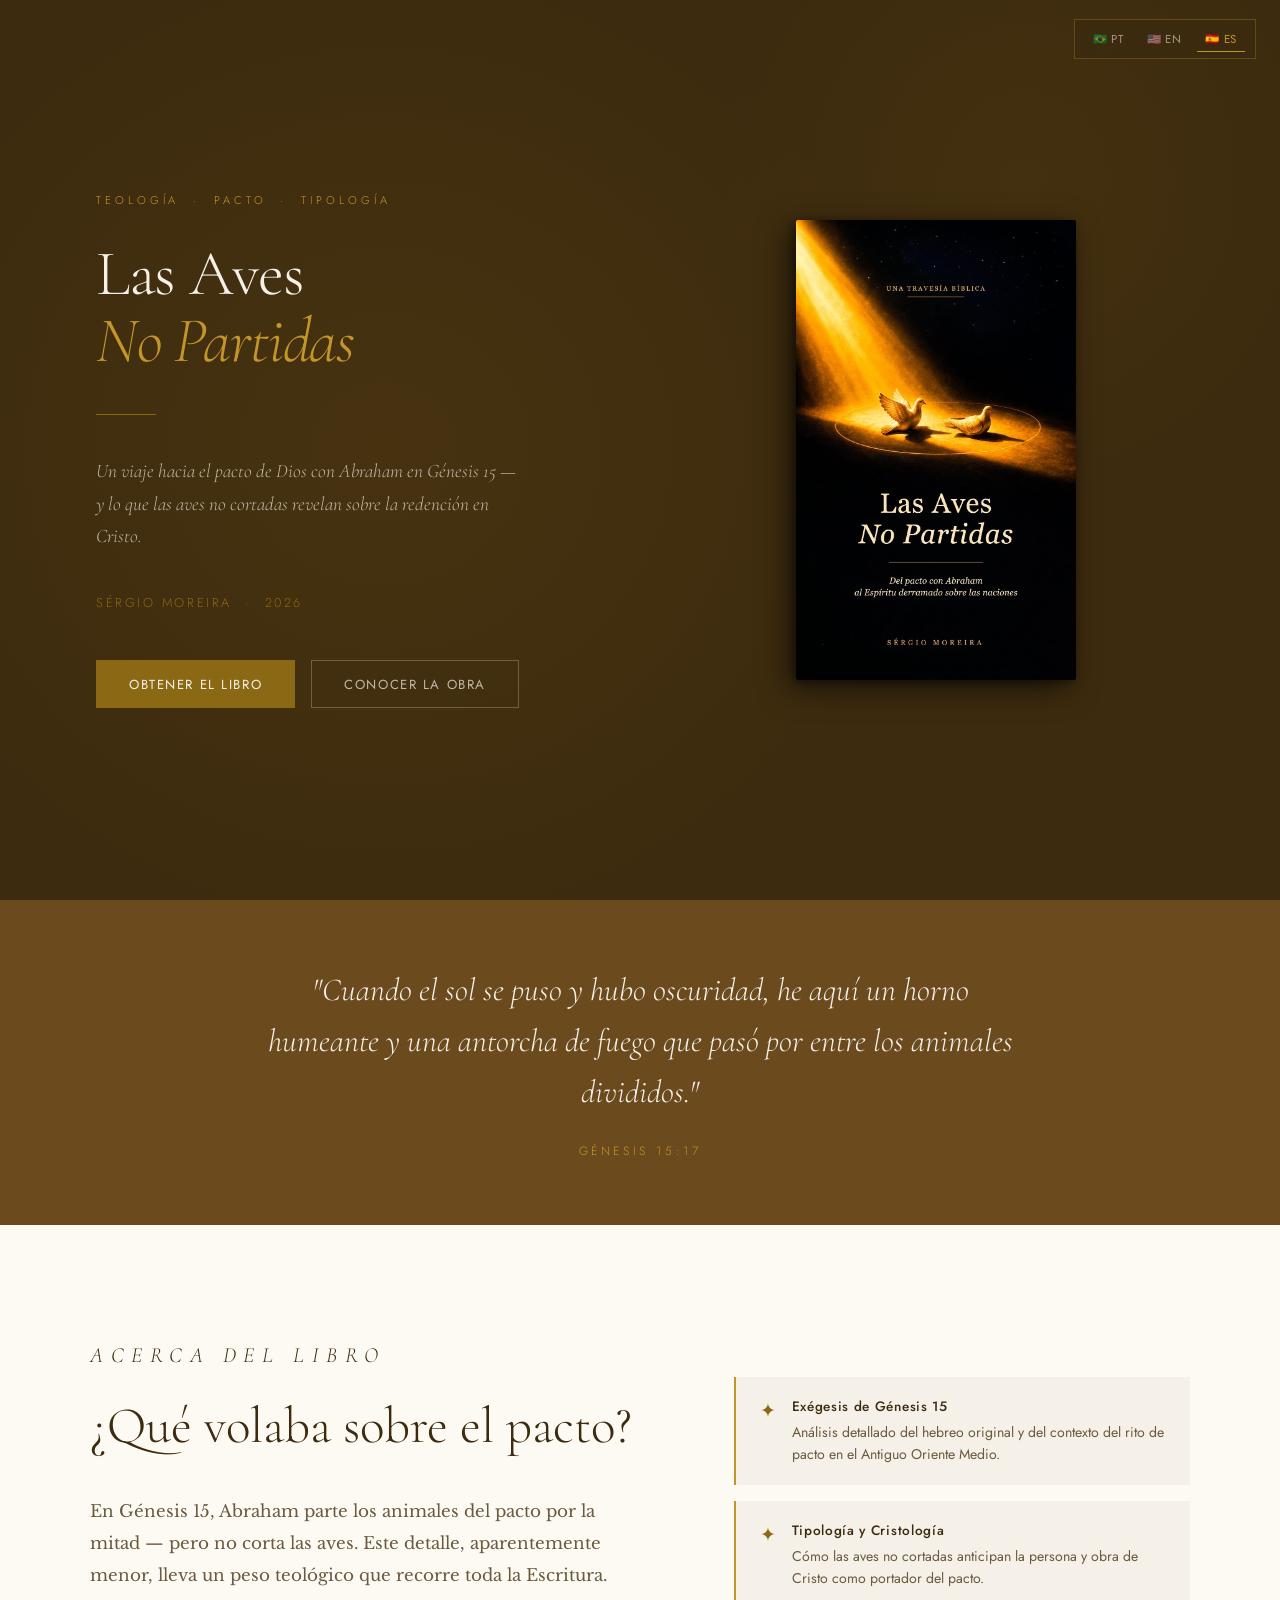
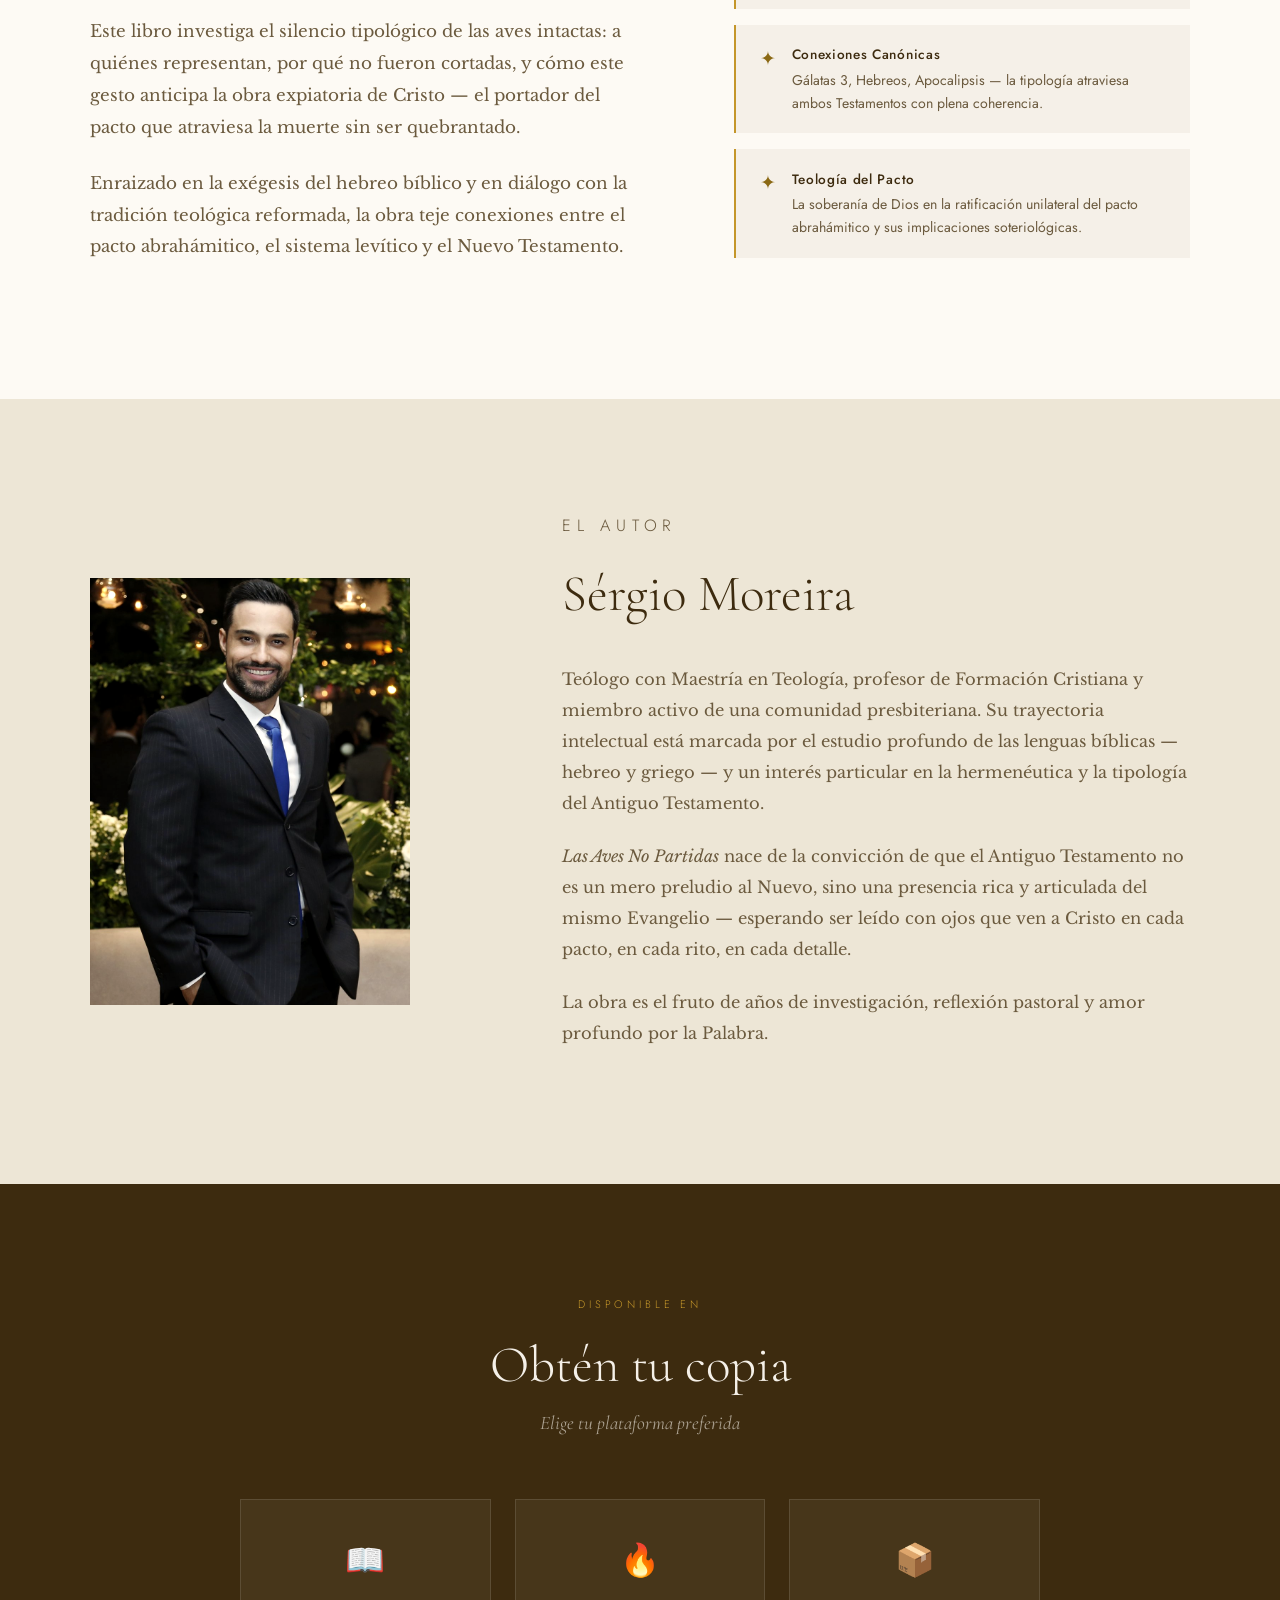
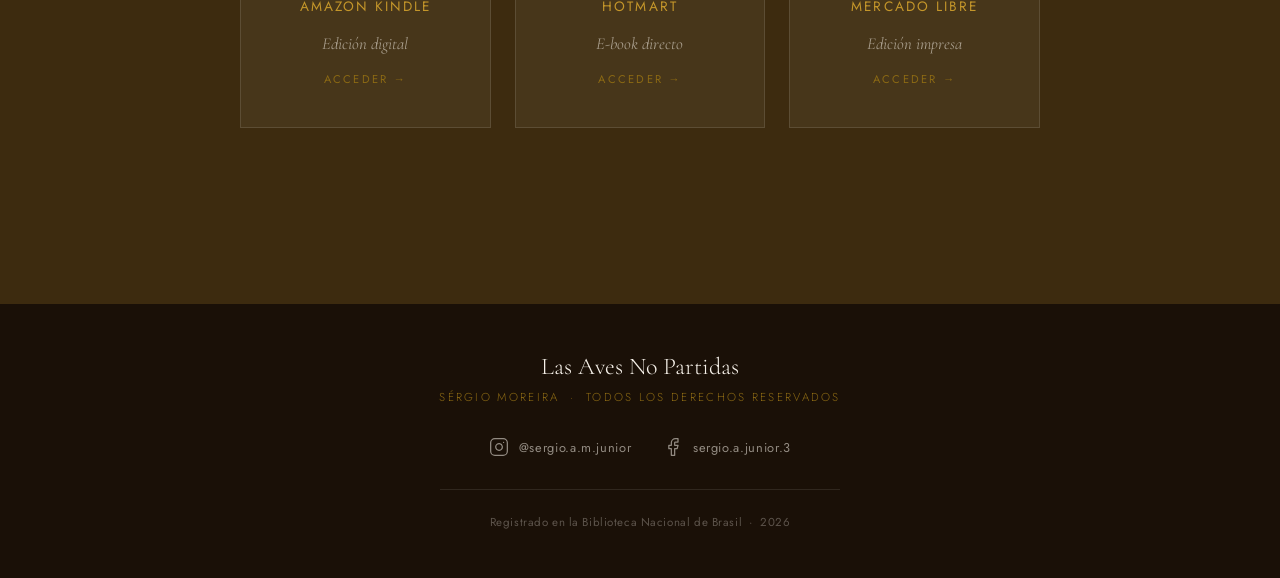
<file: es/index-es.html>
<!DOCTYPE html>
<html lang="es">
<head>
<meta charset="UTF-8">
<meta name="viewport" content="width=device-width, initial-scale=1.0">
<title>Las Aves No Partidas — Sérgio Moreira</title>
<meta name="description" content="Una profunda exploración teológica del pacto de Dios con Abraham en Génesis 15, descubriendo el significado tipológico de las aves no partidas en el arco redentor de la Escritura.">
<link rel="preconnect" href="https://fonts.googleapis.com">
<link rel="preconnect" href="https://fonts.gstatic.com" crossorigin>
<link href="https://fonts.googleapis.com/css2?family=Cormorant+Garamond:ital,wght@0,300;0,400;0,600;1,300;1,400&family=Libre+Baskerville:ital,wght@0,400;0,700;1,400&family=Jost:wght@300;400;500&display=swap" rel="stylesheet">
<style>
  :root {
    --creme: #F5F0E8; --creme-dark: #EDE6D6; --dourado: #8B6914;
    --dourado-claro: #C4962A; --marrom: #3D2B0F; --marrom-medio: #6B4A1E;
    --texto: #2A1F0E; --texto-suave: #6B5A3E; --branco: #FDFAF4;
  }
  * { margin: 0; padding: 0; box-sizing: border-box; }
  html { scroll-behavior: smooth; }
  body { background: var(--creme); color: var(--texto); font-family: 'Libre Baskerville', serif; overflow-x: hidden; }
  .lang-nav { position: fixed; top: 1.2rem; right: 1.5rem; z-index: 100; display: flex; gap: 0.4rem; background: rgba(61,43,15,0.85); backdrop-filter: blur(8px); padding: 0.4rem 0.6rem; border: 1px solid rgba(196,150,42,0.3); }
  .lang-btn { font-family: 'Jost', sans-serif; font-size: 0.72rem; font-weight: 400; letter-spacing: 0.08em; color: rgba(245,240,232,0.55); text-decoration: none; padding: 0.25rem 0.5rem; transition: color 0.2s ease; }
  .lang-btn:hover { color: var(--dourado-claro); }
  .lang-btn.active { color: var(--dourado-claro); border-bottom: 1px solid var(--dourado-claro); }
  .hero { min-height: 100vh; background: var(--marrom); display: grid; grid-template-columns: 1fr 1fr; position: relative; overflow: hidden; }
  .hero::before { content: ''; position: absolute; inset: 0; background: radial-gradient(ellipse 60% 80% at 30% 50%, rgba(139,105,20,0.12) 0%, transparent 70%), radial-gradient(ellipse 40% 60% at 80% 20%, rgba(139,105,20,0.08) 0%, transparent 60%); pointer-events: none; }
  .hero-text { display: flex; flex-direction: column; justify-content: center; padding: 5rem 4rem 5rem 6rem; position: relative; z-index: 2; }
  .hero-eyebrow { font-family: 'Jost', sans-serif; font-weight: 300; font-size: 0.7rem; letter-spacing: 0.35em; text-transform: uppercase; color: var(--dourado-claro); margin-bottom: 2rem; }
  .hero-title { font-family: 'Cormorant Garamond', serif; font-weight: 300; font-size: clamp(3.2rem, 5vw, 5.5rem); line-height: 1.05; color: var(--creme); letter-spacing: -0.02em; }
  .hero-title em { font-style: italic; color: var(--dourado-claro); }
  .hero-divider { width: 60px; height: 1px; background: var(--dourado); margin: 2.5rem 0; }
  .hero-subtitle { font-family: 'Cormorant Garamond', serif; font-style: italic; font-weight: 300; font-size: 1.2rem; line-height: 1.7; color: rgba(245,240,232,0.7); max-width: 420px; }
  .hero-autor { margin-top: 2.5rem; font-family: 'Jost', sans-serif; font-weight: 300; font-size: 0.8rem; letter-spacing: 0.2em; text-transform: uppercase; color: var(--dourado); }
  .hero-cta-group { margin-top: 3rem; display: flex; gap: 1rem; flex-wrap: wrap; }
  .btn-primary { display: inline-block; padding: 0.85rem 2rem; background: var(--dourado); color: var(--creme); font-family: 'Jost', sans-serif; font-weight: 400; font-size: 0.82rem; letter-spacing: 0.12em; text-transform: uppercase; text-decoration: none; border: 1px solid var(--dourado); transition: all 0.3s ease; }
  .btn-primary:hover { background: var(--dourado-claro); border-color: var(--dourado-claro); }
  .btn-secondary { display: inline-block; padding: 0.85rem 2rem; background: transparent; color: rgba(245,240,232,0.7); font-family: 'Jost', sans-serif; font-weight: 400; font-size: 0.82rem; letter-spacing: 0.12em; text-transform: uppercase; text-decoration: none; border: 1px solid rgba(245,240,232,0.25); transition: all 0.3s ease; }
  .btn-secondary:hover { border-color: rgba(245,240,232,0.6); color: var(--creme); }
  .hero-book { display: flex; align-items: center; justify-content: center; padding: 5rem 5rem 5rem 2rem; position: relative; z-index: 2; }
  .book-wrapper { position: relative; width: 280px; }
  .book-img { width: 100%; border-radius: 2px; box-shadow: -8px 8px 30px rgba(0,0,0,0.6), -2px 2px 8px rgba(0,0,0,0.4); display: block; }
  .versiculo { background: var(--marrom-medio); padding: 4rem 2rem; text-align: center; }
  .versiculo blockquote { font-family: 'Cormorant Garamond', serif; font-style: italic; font-weight: 300; font-size: clamp(1.4rem, 2.5vw, 2rem); color: var(--creme); max-width: 750px; margin: 0 auto; line-height: 1.6; }
  .versiculo cite { display: block; margin-top: 1.5rem; font-family: 'Jost', sans-serif; font-style: normal; font-weight: 300; font-size: 0.75rem; letter-spacing: 0.3em; text-transform: uppercase; color: var(--dourado-claro); }
  .sobre { background: var(--branco); padding: 7rem 2rem; }
  .container { max-width: 1100px; margin: 0 auto; }
  .section-label { font-family: 'Jost', sans-serif; font-weight: 300; font-size: 0.68rem; letter-spacing: 0.35em; text-transform: uppercase; color: var(--dourado); margin-bottom: 1.5rem; }
  .section-title { font-family: 'Cormorant Garamond', serif; font-weight: 300; font-size: clamp(2.2rem, 4vw, 3.5rem); line-height: 1.15; color: var(--marrom); margin-bottom: 2.5rem; }
  .sobre-grid { display: grid; grid-template-columns: 1.2fr 1fr; gap: 6rem; align-items: start; }
  .sobre-texto p { font-size: 1.05rem; line-height: 1.9; color: var(--texto-suave); margin-bottom: 1.5rem; }
  .sobre-texto p:first-child { font-family: 'Cormorant Garamond', serif; font-size: 1.35rem; font-style: italic; color: var(--marrom); line-height: 1.7; }
  .temas { margin-top: 2.5rem; display: flex; flex-direction: column; gap: 1rem; }
  .tema-item { display: flex; align-items: flex-start; gap: 1rem; padding: 1.2rem 1.5rem; border-left: 2px solid var(--dourado-claro); background: var(--creme); }
  .tema-icon { font-size: 1.2rem; color: var(--dourado); flex-shrink: 0; margin-top: 0.1rem; }
  .tema-content h4 { font-family: 'Jost', sans-serif; font-weight: 500; font-size: 0.85rem; letter-spacing: 0.05em; color: var(--marrom); margin-bottom: 0.3rem; }
  .tema-content p { font-size: 0.88rem !important; line-height: 1.6 !important; color: var(--texto-suave) !important; margin: 0 !important; font-family: 'Jost', sans-serif; }
  .autor { background: var(--creme-dark); padding: 7rem 2rem; }
  .autor-grid { display: grid; grid-template-columns: 1fr 1.6fr; gap: 5rem; align-items: center; }
  .autor-foto-wrapper { position: relative; }
  .autor-foto { width: 100%; max-width: 320px; aspect-ratio: 3/4; object-fit: cover; display: block; filter: sepia(15%) contrast(1.05); }
  .autor-foto-frame { position: absolute; top: 20px; left: 20px; right: -20px; bottom: -20px; border: 1px solid var(--dourado); z-index: -1; }
  .autor-bio p { font-size: 1.02rem; line-height: 1.9; color: var(--texto-suave); margin-bottom: 1.4rem; }
  .onde { background: var(--marrom); padding: 7rem 2rem; text-align: center; }
  .onde .section-label { color: var(--dourado-claro); }
  .onde .section-title { color: var(--creme); margin-bottom: 1rem; }
  .onde-subtitulo { font-family: 'Cormorant Garamond', serif; font-style: italic; font-size: 1.2rem; color: rgba(245,240,232,0.6); margin-bottom: 4rem; }
  .lojas-grid { display: grid; grid-template-columns: repeat(3, 1fr); gap: 1.5rem; max-width: 800px; margin: 0 auto 4rem; }
  .loja-card { background: rgba(245,240,232,0.05); border: 1px solid rgba(245,240,232,0.12); padding: 2.5rem 1.5rem; text-decoration: none; color: var(--creme); transition: all 0.3s ease; display: flex; flex-direction: column; align-items: center; gap: 1rem; }
  .loja-card:hover { background: rgba(139,105,20,0.2); border-color: var(--dourado); transform: translateY(-4px); }
  .loja-icon { font-size: 2rem; }
  .loja-nome { font-family: 'Jost', sans-serif; font-weight: 400; font-size: 0.85rem; letter-spacing: 0.15em; text-transform: uppercase; color: var(--dourado-claro); }
  .loja-desc { font-family: 'Cormorant Garamond', serif; font-style: italic; font-size: 1.05rem; color: rgba(245,240,232,0.55); line-height: 1.4; }
  .loja-link-text { font-family: 'Jost', sans-serif; font-size: 0.7rem; letter-spacing: 0.2em; text-transform: uppercase; color: var(--dourado); }
  footer { background: #1A1007; padding: 3rem 2rem; text-align: center; }
  .footer-title { font-family: 'Cormorant Garamond', serif; font-weight: 300; font-size: 1.5rem; color: var(--creme); margin-bottom: 0.5rem; }
  .footer-sub { font-family: 'Jost', sans-serif; font-weight: 300; font-size: 0.72rem; letter-spacing: 0.2em; text-transform: uppercase; color: var(--dourado); margin-bottom: 2rem; }
  footer hr { border: none; border-top: 1px solid rgba(245,240,232,0.1); max-width: 400px; margin: 0 auto 1.5rem; }
  .footer-copy { font-family: 'Jost', sans-serif; font-size: 0.72rem; color: rgba(245,240,232,0.3); letter-spacing: 0.05em; }
  .footer-social { display: flex; justify-content: center; gap: 2rem; margin-bottom: 2rem; flex-wrap: wrap; }
  .social-link { display: flex; align-items: center; gap: 0.6rem; color: rgba(245,240,232,0.55); text-decoration: none; font-family: 'Jost', sans-serif; font-size: 0.8rem; letter-spacing: 0.05em; transition: color 0.3s ease; }
  .social-link:hover { color: var(--dourado-claro); }
  @media (max-width: 900px) {
    .hero { grid-template-columns: 1fr; min-height: auto; }
    .hero-text { padding: 4rem 2rem 2rem; order: 2; }
    .hero-book { order: 1; padding: 4rem 2rem 2rem; }
    .book-wrapper { width: 200px; }
    .sobre-grid, .autor-grid { grid-template-columns: 1fr; gap: 3rem; }
    .autor-foto { max-width: 220px; margin: 0 auto; }
    .autor-foto-frame { display: none; }
    .lojas-grid { grid-template-columns: 1fr; max-width: 360px; }
    .lang-nav { top: 0.8rem; right: 0.8rem; }
  }
  @media (max-width: 600px) {
    .hero-text { padding: 3rem 1.5rem 2rem; }
    .hero-cta-group { flex-direction: column; }
    .btn-primary, .btn-secondary { text-align: center; }
  }
  @keyframes fadeUp { from { opacity: 0; transform: translateY(30px); } to { opacity: 1; transform: translateY(0); } }
  .hero-eyebrow { animation: fadeUp 0.8s ease both; }
  .hero-title { animation: fadeUp 0.8s 0.15s ease both; }
  .hero-divider { animation: fadeUp 0.8s 0.3s ease both; }
  .hero-subtitle { animation: fadeUp 0.8s 0.4s ease both; }
  .hero-autor { animation: fadeUp 0.8s 0.5s ease both; }
  .hero-cta-group { animation: fadeUp 0.8s 0.6s ease both; }
  .book-wrapper { animation: fadeUp 0.8s 0.3s ease both; }
</style>
</head>
<body>

<nav class="lang-nav">
  <a href="/" class="lang-btn">🇧🇷 PT</a>
  <a href="/en/" class="lang-btn">🇺🇸 EN</a>
  <a href="/es/" class="lang-btn active">🇪🇸 ES</a>
</nav>

<section class="hero">
  <div class="hero-text">
    <p class="hero-eyebrow">Teología &nbsp;·&nbsp; Pacto &nbsp;·&nbsp; Tipología</p>
    <h1 class="hero-title">Las Aves<br><em>No Partidas</em></h1>
    <div class="hero-divider"></div>
    <p class="hero-subtitle">Un viaje hacia el pacto de Dios con Abraham en Génesis 15 — y lo que las aves no cortadas revelan sobre la redención en Cristo.</p>
    <p class="hero-autor">Sérgio Moreira &nbsp;·&nbsp; 2026</p>
    <div class="hero-cta-group">
      <a href="#donde-comprar" class="btn-primary">Obtener el libro</a>
      <a href="#acerca" class="btn-secondary">Conocer la obra</a>
    </div>
  </div>
  <div class="hero-book">
    <div class="book-wrapper">
      <img src="Capa-Es.jpg" alt="Portada de Las Aves No Partidas — Sérgio Moreira" class="book-img">
    </div>
  </div>
</section>

<section class="versiculo">
  <blockquote>
    "Cuando el sol se puso y hubo oscuridad, he aquí un horno humeante y una antorcha de fuego que pasó por entre los animales divididos."
    <cite>Génesis 15:17</cite>
  </blockquote>
</section>

<section class="sobre" id="acerca">
  <div class="container">
    <div class="sobre-grid">
      <div class="sobre-texto">
        <p class="section-label">Acerca del libro</p>
        <h2 class="section-title">¿Qué volaba sobre el pacto?</h2>
        <p>En Génesis 15, Abraham parte los animales del pacto por la mitad — pero no corta las aves. Este detalle, aparentemente menor, lleva un peso teológico que recorre toda la Escritura.</p>
        <p>Este libro investiga el silencio tipológico de las aves intactas: a quiénes representan, por qué no fueron cortadas, y cómo este gesto anticipa la obra expiatoria de Cristo — el portador del pacto que atraviesa la muerte sin ser quebrantado.</p>
        <p>Enraizado en la exégesis del hebreo bíblico y en diálogo con la tradición teológica reformada, la obra teje conexiones entre el pacto abrahámitico, el sistema levítico y el Nuevo Testamento.</p>
      </div>
      <div>
        <div class="temas">
          <div class="tema-item"><span class="tema-icon">✦</span><div class="tema-content"><h4>Exégesis de Génesis 15</h4><p>Análisis detallado del hebreo original y del contexto del rito de pacto en el Antiguo Oriente Medio.</p></div></div>
          <div class="tema-item"><span class="tema-icon">✦</span><div class="tema-content"><h4>Tipología y Cristología</h4><p>Cómo las aves no cortadas anticipan la persona y obra de Cristo como portador del pacto.</p></div></div>
          <div class="tema-item"><span class="tema-icon">✦</span><div class="tema-content"><h4>Conexiones Canónicas</h4><p>Gálatas 3, Hebreos, Apocalipsis — la tipología atraviesa ambos Testamentos con plena coherencia.</p></div></div>
          <div class="tema-item"><span class="tema-icon">✦</span><div class="tema-content"><h4>Teología del Pacto</h4><p>La soberanía de Dios en la ratificación unilateral del pacto abrahámitico y sus implicaciones soteriológicas.</p></div></div>
        </div>
      </div>
    </div>
  </div>
</section>

<section class="autor" id="autor">
  <div class="container">
    <div class="autor-grid">
      <div class="autor-foto-wrapper">
        <img src="../autor.jpg" alt="Sérgio Moreira, autor" class="autor-foto">
        <div class="autor-foto-frame"></div>
      </div>
      <div class="autor-bio">
        <p class="section-label">El autor</p>
        <h2 class="section-title">Sérgio Moreira</h2>
        <p>Teólogo con Maestría en Teología, profesor de Formación Cristiana y miembro activo de una comunidad presbiteriana. Su trayectoria intelectual está marcada por el estudio profundo de las lenguas bíblicas — hebreo y griego — y un interés particular en la hermenéutica y la tipología del Antiguo Testamento.</p>
        <p><em>Las Aves No Partidas</em> nace de la convicción de que el Antiguo Testamento no es un mero preludio al Nuevo, sino una presencia rica y articulada del mismo Evangelio — esperando ser leído con ojos que ven a Cristo en cada pacto, en cada rito, en cada detalle.</p>
        <p>La obra es el fruto de años de investigación, reflexión pastoral y amor profundo por la Palabra.</p>
      </div>
    </div>
  </div>
</section>

<section class="onde" id="donde-comprar">
  <div class="container">
    <p class="section-label">Disponible en</p>
    <h2 class="section-title">Obtén tu copia</h2>
    <p class="onde-subtitulo">Elige tu plataforma preferida</p>
    <div class="lojas-grid">
      <a href="SEU_LINK_AMAZON_KINDLE_AQUI" class="loja-card" target="_blank" rel="noopener"><span class="loja-icon">📖</span><span class="loja-nome">Amazon Kindle</span><span class="loja-desc">Edición digital</span><span class="loja-link-text">Acceder →</span></a>
      <a href="SEU_LINK_HOTMART_AQUI" class="loja-card" target="_blank" rel="noopener"><span class="loja-icon">🔥</span><span class="loja-nome">Hotmart</span><span class="loja-desc">E-book directo</span><span class="loja-link-text">Acceder →</span></a>
      <a href="SEU_LINK_MERCADO_LIVRE_AQUI" class="loja-card" target="_blank" rel="noopener"><span class="loja-icon">📦</span><span class="loja-nome">Mercado Libre</span><span class="loja-desc">Edición impresa</span><span class="loja-link-text">Acceder →</span></a>
    </div>
  </div>
</section>

<footer>
  <p class="footer-title">Las Aves No Partidas</p>
  <p class="footer-sub">Sérgio Moreira &nbsp;·&nbsp; Todos los derechos reservados</p>
  <div class="footer-social">
    <a href="https://www.instagram.com/sergio.a.m.junior/" target="_blank" rel="noopener" class="social-link" aria-label="Instagram">
      <svg xmlns="http://www.w3.org/2000/svg" width="20" height="20" viewBox="0 0 24 24" fill="none" stroke="currentColor" stroke-width="1.5" stroke-linecap="round" stroke-linejoin="round"><rect x="2" y="2" width="20" height="20" rx="5" ry="5"/><path d="M16 11.37A4 4 0 1 1 12.63 8 4 4 0 0 1 16 11.37z"/><line x1="17.5" y1="6.5" x2="17.51" y2="6.5"/></svg>
      <span>@sergio.a.m.junior</span>
    </a>
    <a href="https://www.facebook.com/sergio.a.junior.3" target="_blank" rel="noopener" class="social-link" aria-label="Facebook">
      <svg xmlns="http://www.w3.org/2000/svg" width="20" height="20" viewBox="0 0 24 24" fill="none" stroke="currentColor" stroke-width="1.5" stroke-linecap="round" stroke-linejoin="round"><path d="M18 2h-3a5 5 0 0 0-5 5v3H7v4h3v8h4v-8h3l1-4h-4V7a1 1 0 0 1 1-1h3z"/></svg>
      <span>sergio.a.junior.3</span>
    </a>
  </div>
  <hr>
  <p class="footer-copy">Registrado en la Biblioteca Nacional de Brasil &nbsp;·&nbsp; <span id="ano"></span></p>
</footer>
<script>document.getElementById('ano').textContent = new Date().getFullYear();</script>
</body>
</html>
</file>
<file: assets/enhance.css>
/* Camada compartilhada: acessibilidade e recursos modernos de CSS (2026-11) */
@view-transition { navigation: auto; }
:root { color-scheme: light; }
html { scroll-behavior: smooth; scroll-padding-top: 1rem; -webkit-text-size-adjust: 100%; text-size-adjust: 100%; }
h1, h2, h3, .hero-title, .section-title { text-wrap: balance; }
p, li, blockquote { text-wrap: pretty; }
img { max-width: 100%; height: auto; }
::selection { background: #C4962A; color: #1A1007; }
:focus-visible { outline: 2px solid #C4962A; outline-offset: 3px; border-radius: 2px; }
.skip { position: absolute; left: -999px; top: 0; z-index: 1000; background: #C4962A; color: #1A1007; padding: .7rem 1.1rem; font-family: 'Jost', sans-serif; font-size: .85rem; letter-spacing: .05em; text-decoration: none; }
.skip:focus { left: .5rem; top: .5rem; }
/* contraste de textos pequenos sobre fundo escuro */
.footer-copy { color: rgba(245,240,232,.62); }
.lang-btn { color: rgba(245,240,232,.78); }
.loja-em-breve { opacity: .65; }
footer { color: rgba(245,240,232,.62); }
/* alvos de toque confortáveis */
.lang-btn { padding: .45rem .6rem; }
@media (hover: none) { .loja-card:hover { transform: none; } }
/* entrada suave ao rolar, só onde o navegador suporta e o leitor não pediu menos movimento */
@supports (animation-timeline: view()) {
  @media (prefers-reduced-motion: no-preference) {
    .tema-item, .sobre-texto, .autor-bio { animation: revelar linear both; animation-timeline: view(); animation-range: entry 0% entry 55%; }
    @keyframes revelar { from { opacity: 0; transform: translateY(24px); } to { opacity: 1; transform: none; } }
  }
}
@media (prefers-reduced-motion: reduce) {
  html { scroll-behavior: auto; }
  *, *::before, *::after { animation-duration: .01ms !important; animation-iteration-count: 1 !important; transition-duration: .01ms !important; }
}
@media print {
  .lang-nav, .skip, .hero-cta-group, .cta, .onde, .idiomas-livro, .footer-social { display: none !important; }
  body { background: #fff; color: #000; }
}
</file>
<file: assets/site.css>
:root{--creme:#F5F0E8;--dourado:#8B6914;--dourado-claro:#C4962A;--marrom:#3D2B0F;--texto:#2A1F0E;--suave:#6B5A3E;--branco:#FDFAF4}
*{margin:0;padding:0;box-sizing:border-box}body{background:var(--creme);color:var(--texto);font-family:'Libre Baskerville',serif;line-height:1.9}
header{background:var(--marrom);padding:1.2rem 1.5rem;display:flex;justify-content:space-between;align-items:center;flex-wrap:wrap;gap:.6rem}
header a{font-family:'Jost',sans-serif;font-size:.8rem;letter-spacing:.12em;text-transform:uppercase;color:var(--dourado-claro);text-decoration:none}
main{max-width:720px;margin:0 auto;padding:3.5rem 1.5rem 4rem}
.label{font-family:'Jost',sans-serif;font-size:.7rem;letter-spacing:.3em;text-transform:uppercase;color:var(--dourado);margin-bottom:1rem}
h1{font-family:'Cormorant Garamond',serif;font-weight:400;font-size:clamp(2.2rem,5vw,3.2rem);line-height:1.15;color:var(--marrom);margin-bottom:1.5rem}
h2{font-family:'Cormorant Garamond',serif;font-weight:600;font-size:1.7rem;color:var(--marrom);margin:2.2rem 0 .8rem}
p{margin-bottom:1.2rem;color:var(--suave);font-size:1.02rem}blockquote{border-left:2px solid var(--dourado-claro);padding:.2rem 0 .2rem 1.2rem;margin:1.4rem 0;font-family:'Cormorant Garamond',serif;font-style:italic;font-size:1.3rem;color:var(--marrom)}blockquote p{color:var(--marrom);margin:0}
sup a{color:var(--dourado);text-decoration:none;font-size:.75rem}.notas{border-top:1px solid #d8cdb4;margin-top:2.5rem;padding-top:1rem}.notas p{font-size:.85rem;margin-bottom:.4rem}
.cta{background:var(--marrom);color:var(--creme);padding:2rem 1.5rem;text-align:center;margin-top:3rem}.cta p{color:rgba(245,240,232,.8);font-family:'Cormorant Garamond',serif;font-style:italic;font-size:1.2rem}
.btn{display:inline-block;margin:.4rem;padding:.8rem 1.8rem;background:var(--dourado);color:var(--creme);font-family:'Jost',sans-serif;font-size:.8rem;letter-spacing:.12em;text-transform:uppercase;text-decoration:none}
.btn.alt{background:transparent;border:1px solid rgba(245,240,232,.4)}
ul.lista{list-style:none}ul.lista li{padding:1rem 0;border-bottom:1px solid #d8cdb4}ul.lista a{font-family:'Cormorant Garamond',serif;font-size:1.4rem;color:var(--marrom);text-decoration:none}
footer{background:#1A1007;padding:2rem 1.5rem;text-align:center;font-family:'Jost',sans-serif;font-size:.75rem;color:rgba(245,240,232,.45)}footer a{color:var(--dourado-claro)}
</file>
